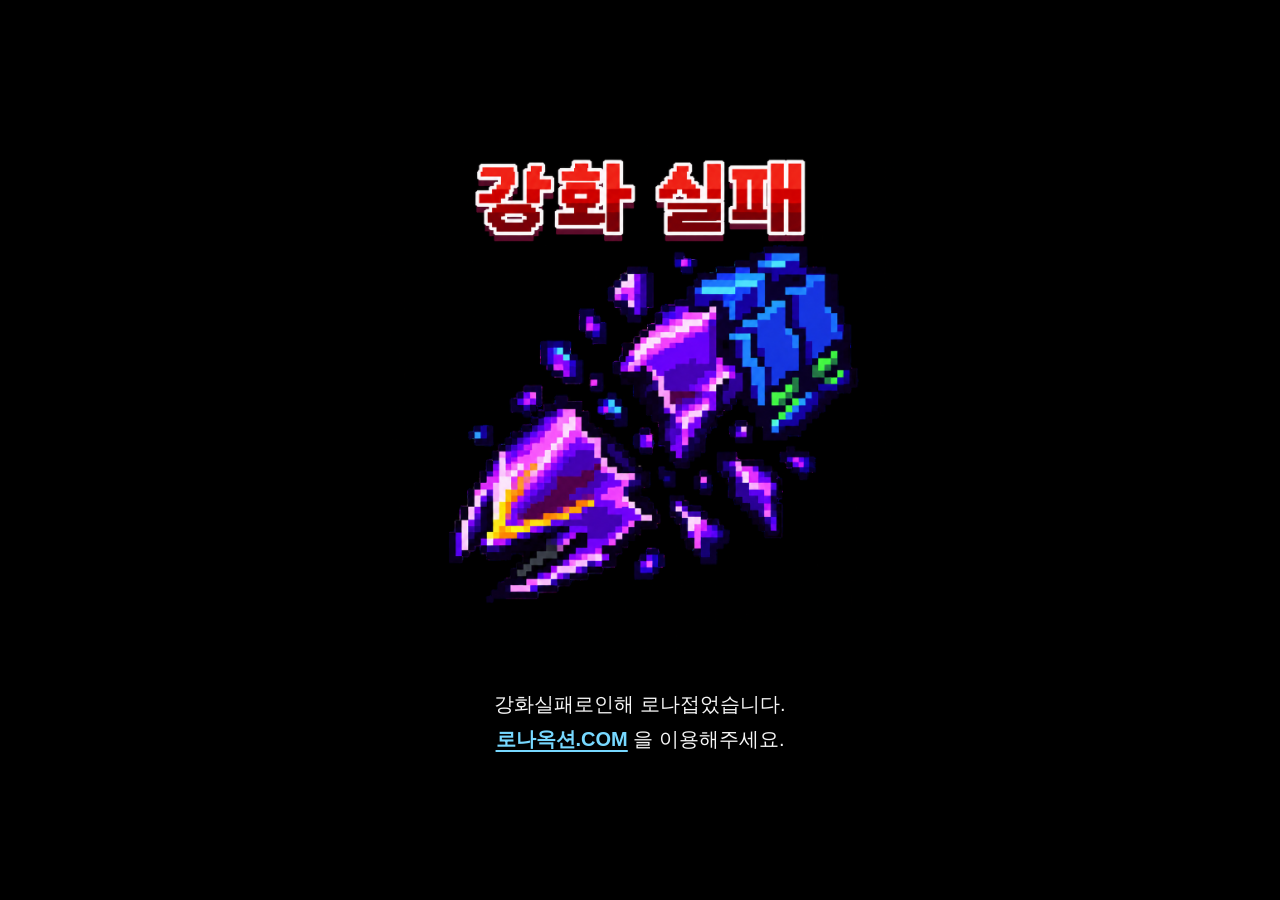
<file: index.html>
<!doctype html>
<html lang="ko">
  <head>
    <meta charset="UTF-8" />
    <meta name="viewport" content="width=device-width, initial-scale=1.0" />
    <meta name="theme-color" content="#000000" />
    <meta name="description" content="로나지지 서비스 종료 안내" />
    <title>RONA-GG</title>
    <link rel="icon" type="image/png" href="assets/time-shard.png" />
    <style>
      :root { color-scheme: dark; font-family: "Malgun Gothic", "Apple SD Gothic Neo", sans-serif; }
      * { box-sizing: border-box; }
      html, body { width: 100%; min-height: 100%; margin: 0; }
      body {
        min-height: 100svh;
        display: grid;
        place-items: center;
        overflow-x: hidden;
        background: #000;
        color: #f5f5f5;
      }
      main { width: min(92vw, 720px); padding: 32px 0; text-align: center; }
      .failed-image {
        display: block;
        width: min(72vw, 520px);
        height: auto;
        margin: 0 auto 24px;
        border: 0;
        background: transparent;
        cursor: default;
        user-select: none;
        -webkit-user-drag: none;
      }
      p {
        margin: 0;
        font-size: clamp(15px, 2.4vw, 20px);
        line-height: 1.75;
        word-break: keep-all;
      }
      a { color: #77d8ff; font-weight: 700; text-underline-offset: 4px; }
      a:hover, a:focus-visible { color: #b9ecff; }
      @media (max-width: 520px) {
        main { width: min(90vw, 420px); }
        .failed-image { width: min(88vw, 420px); margin-bottom: 18px; }
        p { font-size: 15px; }
      }
    </style>
  </head>
  <body>
    <main>
      <img
        id="failedImage"
        class="failed-image"
        src="assets/enhancement-failed.png"
        alt="강화 실패로 파손된 장비"
        draggable="false"
      />
      <p>
        강화실패로인해 로나접었습니다.<br />
        <a href="https://xn--910b70mg3hp6e.com/">로나옥션.COM</a> 을 이용해주세요.
      </p>
    </main>
    <script>
      (() => {
        const image = document.getElementById("failedImage");
        let clickCount = 0;
        let resetTimer;
        image.addEventListener("click", () => {
          clickCount += 1;
          window.clearTimeout(resetTimer);
          if (clickCount >= 3) {
            window.location.href = "auction.html";
            return;
          }
          resetTimer = window.setTimeout(() => { clickCount = 0; }, 1200);
        });
      })();
    </script>
  </body>
</html>
</file>
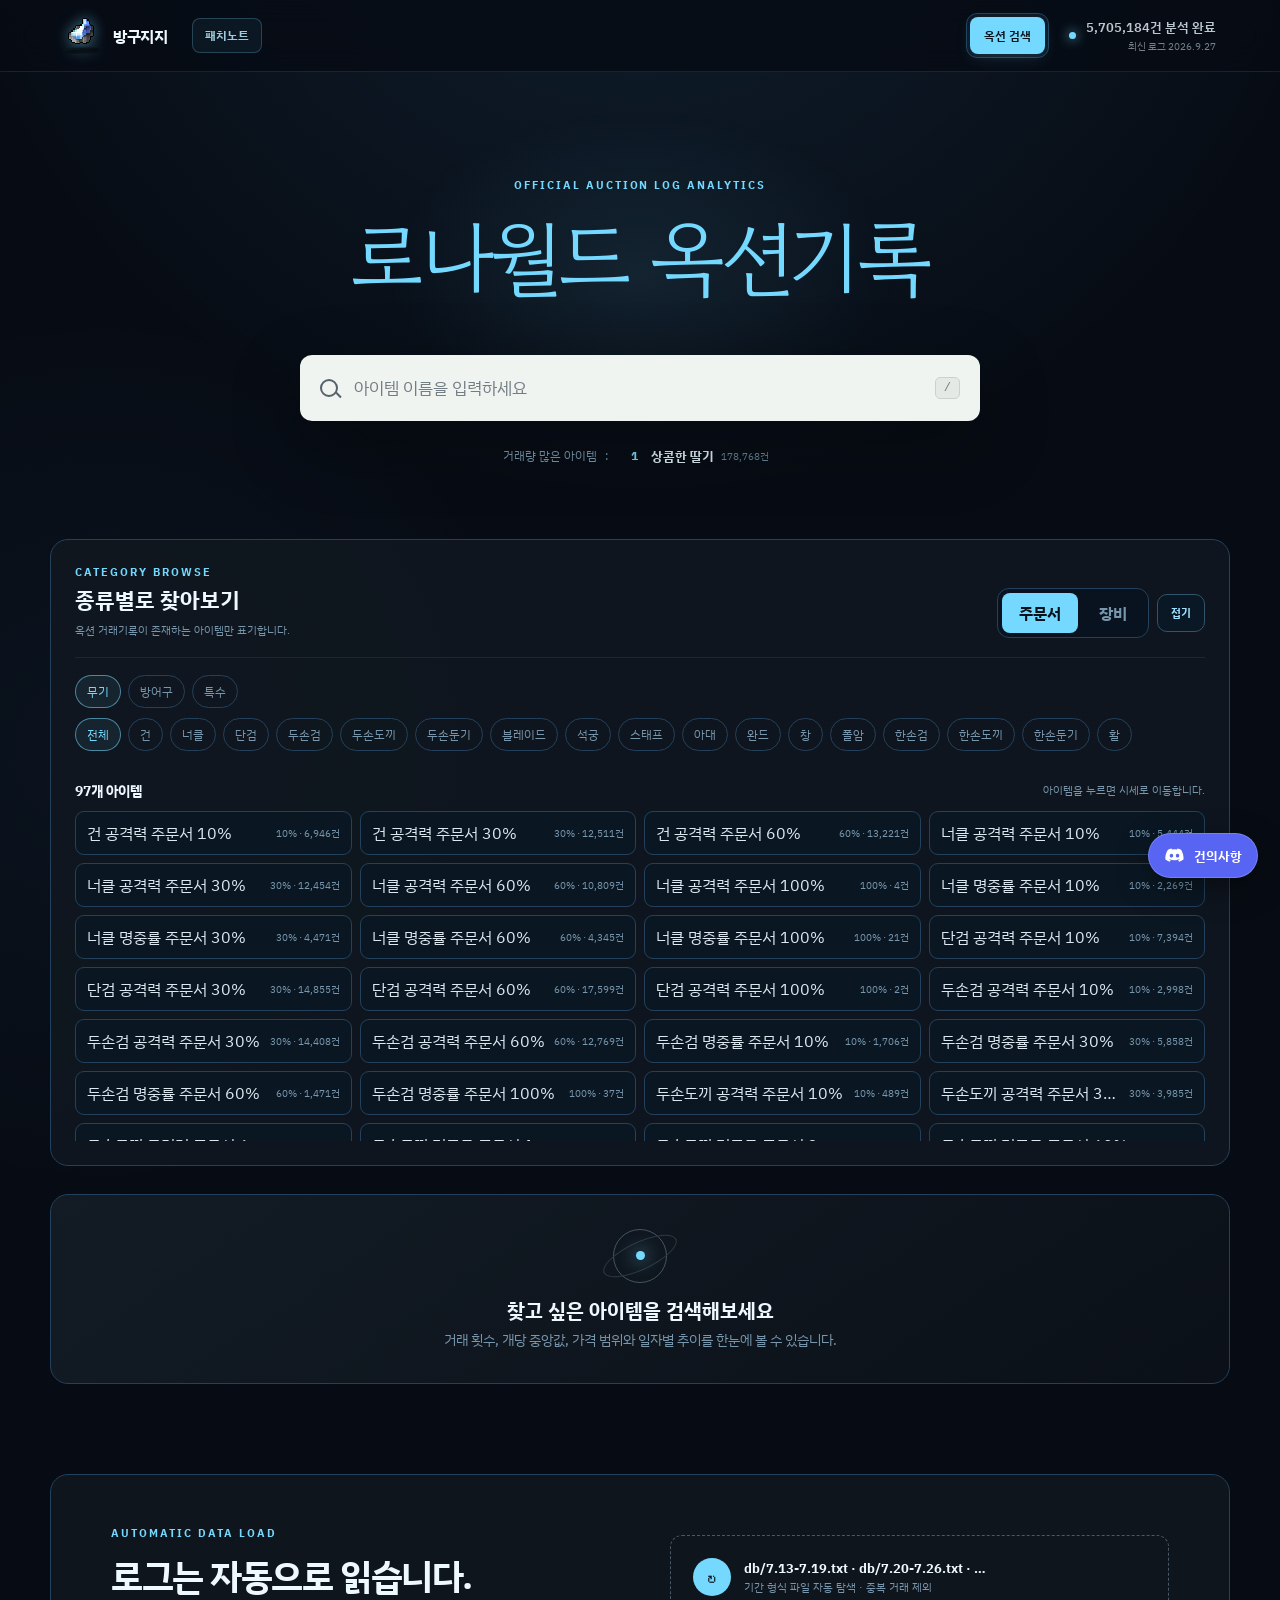
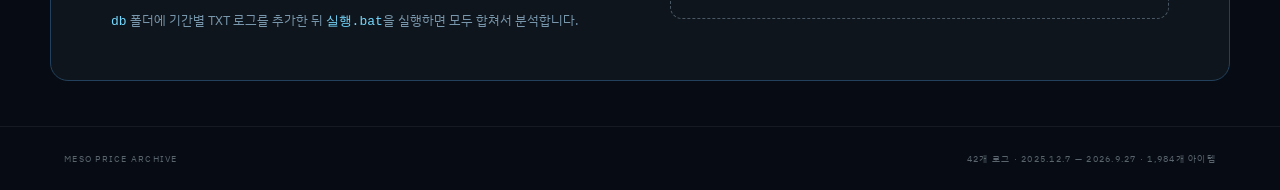
<file: auction.html>
﻿<!doctype html>
<html lang="ko">
  <head>
    <!-- Google tag (gtag.js) -->
    <script async src="https://www.googletagmanager.com/gtag/js?id=G-NYNKXT0ZE3"></script>
    <script>
      window.dataLayer = window.dataLayer || [];
      function gtag(){dataLayer.push(arguments);}
      gtag('js', new Date());
      gtag('config', 'G-NYNKXT0ZE3');
    </script>
    <meta charset="UTF-8" />
    <meta name="viewport" content="width=device-width, initial-scale=1.0" />
    <meta name="theme-color" content="#070c14" />
    <meta
      name="description"
      content="방구지지는 로나월드 공식 옥션 로그를 기반으로 아이템별 평균 시세, 거래량, 옵션별 거래 기록을 검색하는 로나월드 옥션 검색기입니다."
    />
    <title>방구지지 - 로나월드 옥션 시세 검색기</title>
    <link rel="canonical" href="https://rona-gg.com/" />
    <meta name="robots" content="index, follow" />
    <meta property="og:locale" content="ko_KR" />
    <meta property="og:type" content="website" />
    <meta property="og:site_name" content="방구지지" />
    <meta property="og:title" content="방구지지 - 로나월드 옥션 시세 검색기" />
    <meta property="og:description" content="로나월드 공식 옥션 로그 기반 아이템 시세·거래량·옵션별 거래 기록 검색" />
    <meta property="og:url" content="https://rona-gg.com/" />
    <meta property="og:image" content="https://rona-gg.com/assets/time-shard.png" />
    <meta name="twitter:card" content="summary" />
    <script type="application/ld+json">
      {"@context":"https://schema.org","@type":"WebSite","name":"방구지지","alternateName":"로나월드 옥션 검색기","url":"https://rona-gg.com/","description":"로나월드 공식 옥션 로그 기반 아이템 시세 및 거래 기록 검색기","inLanguage":"ko-KR"}
    </script>
    <link rel="icon" type="image/png" href="assets/time-shard.png" />
    <link rel="preconnect" href="https://fonts.googleapis.com" />
    <link rel="preconnect" href="https://fonts.gstatic.com" crossorigin />
    <link
      href="https://fonts.googleapis.com/css2?family=Gowun+Dodum&family=IBM+Plex+Sans+KR:wght@400;500;600;700&display=swap"
      rel="stylesheet"
    />
    <link rel="stylesheet" href="styles.css?v=20260828-2" />
    <link rel="stylesheet" href="mobile.css?v=20260828-5" />
  </head>
  <body>
    <header class="topbar">
      <a class="brand" href="./" aria-label="로나옥션검색기 홈">
        <span class="brand-mark"><img src="assets/time-shard.png" alt="시간조각" /></span>
        <span>방구지지</span>
      </a>
      <button class="mobile-menu-button" type="button" aria-label="메뉴 열기" aria-controls="mobileDrawer" aria-expanded="false">
        <span></span><span></span><span></span>
      </button>
      <a class="patch-link" href="patchnotes.html">패치노트</a>
      <div class="header-actions">
        <nav class="site-tabs" aria-label="주요 메뉴">
          <a class="header-link active" href="./" aria-current="page">옥션 검색</a>
          <a class="header-link featured" href="exp.html">경험치 계산</a>
          <a class="header-link featured" href="job.html">전직 관련</a>
          <a class="header-link featured" href="guide.html">1~43 육성</a>
          <a class="header-link featured" href="magic.html">마력표</a>
        </nav>
        <div class="data-status">
          <span class="status-dot"></span>
          <span class="status-copy">
            <strong id="headerStatus">데이터 준비 중</strong>
            <small id="headerLatest">최신 로그 확인 중</small>
          </span>
        </div>
      </div>
    </header>

    <div id="mobileMenuBackdrop" class="mobile-menu-backdrop" hidden></div>
    <aside id="mobileDrawer" class="mobile-drawer" aria-label="모바일 메뉴" aria-hidden="true">
      <div class="mobile-drawer-head">
        <a class="brand" href="./"><span class="brand-mark"><img src="assets/time-shard.png" alt="" /></span><span>방구지지</span></a>
        <button class="mobile-menu-close" type="button" aria-label="메뉴 닫기">×</button>
      </div>
      <nav class="mobile-drawer-nav" aria-label="주요 메뉴">
        <a class="active" href="./">옥션 검색</a>
        <a href="exp.html">경험치 계산</a>
        <a href="job.html">전직 관련</a>
        <a href="guide.html">1~43 육성</a>
        <a href="magic.html">마력표</a>
        <a href="patchnotes.html">패치노트</a>
      </nav>
    </aside>

    <main>
      <section class="hero">
        <p class="eyebrow">OFFICIAL AUCTION LOG ANALYTICS</p>
        <h1><em class="desktop-hero-title">로나월드 옥션기록</em><em class="mobile-hero-title">로나월드<br />옥션기록</em></h1>
        <div class="mobile-data-status" aria-live="polite">
          <span id="mobileHeaderStatus">데이터 준비 중</span>
          <i aria-hidden="true"></i>
          <span id="mobileHeaderLatest">최신 로그 확인 중</span>
        </div>
        <div class="search-shell">
          <label class="sr-only" for="searchInput">아이템 이름 검색</label>
          <span class="search-icon" aria-hidden="true"></span>
          <input
            id="searchInput"
            type="search"
            autocomplete="off"
            placeholder="아이템 이름을 입력하세요"
            disabled
          />
          <kbd>/</kbd>
          <div id="suggestions" class="suggestions" hidden></div>
        </div>

        <div id="popular" class="popular"></div>
      </section>

      <section id="catalogPanel" class="catalog-panel" hidden>
        <div class="catalog-heading">
          <div>
            <p class="eyebrow">CATEGORY BROWSE</p>
            <h2>종류별로 찾아보기</h2>
            <p class="catalog-source">옥션 거래기록이 존재하는 아이템만 표기합니다.</p>
          </div>
          <div class="catalog-heading-actions">
            <div class="catalog-tabs" role="tablist" aria-label="아이템 종류">
              <button type="button" class="active" data-catalog-mode="scroll" role="tab" aria-selected="true">주문서</button>
              <button type="button" data-catalog-mode="equipment" role="tab" aria-selected="false">장비</button>
            </div>
            <button id="catalogToggle" class="catalog-toggle" type="button" aria-expanded="true" aria-controls="catalogBody">접기</button>
          </div>
        </div>
        <div id="catalogBody">
          <div id="catalogPrimary" class="catalog-filters" aria-label="대분류"></div>
          <div id="catalogSecondary" class="catalog-filters catalog-secondary" aria-label="소분류"></div>
          <div id="catalogLevels" class="catalog-filters catalog-levels" aria-label="레벨 구간" hidden></div>
          <div class="catalog-result-heading">
            <strong id="catalogSummary"></strong>
            <span>아이템을 누르면 시세로 이동합니다.</span>
          </div>
          <div id="catalogItems" class="catalog-items"></div>
        </div>
      </section>

      <section id="emptyState" class="empty-panel">
        <div class="empty-orbit"><span></span></div>
        <h2>찾고 싶은 아이템을 검색해보세요</h2>
        <p>거래 횟수, 개당 중앙값, 가격 범위와 일자별 추이를 한눈에 볼 수 있습니다.</p>
      </section>

      <section id="result" class="result" hidden>
        <div id="resultStickySentinel" class="result-sticky-sentinel" aria-hidden="true"></div>
        <div class="result-heading">
          <div class="result-identity">
            <div id="itemIconWrap" class="item-icon-wrap" hidden>
              <img id="itemIcon" alt="" width="64" height="64" />
            </div>
            <div>
              <p class="eyebrow">SEARCH RESULT</p>
              <div class="result-title-row">
                <h2 id="itemName"></h2>
                <div id="itemInfo" class="item-info" hidden>
                  <button id="itemInfoButton" class="item-info-button" type="button" aria-expanded="false" aria-describedby="itemInfoTooltip">
                    정보 <span aria-hidden="true">ⓘ</span>
                  </button>
                  <article id="itemInfoTooltip" class="item-info-tooltip" role="tooltip"></article>
                </div>
              </div>
            </div>
          </div>
          <div class="sticky-search" role="search">
            <span class="search-icon" aria-hidden="true"></span>
            <input id="stickySearchInput" type="search" autocomplete="off" placeholder="다른 아이템 검색" aria-label="다른 아이템 검색" />
            <div id="stickySuggestions" class="sticky-suggestions" hidden></div>
          </div>
          <button id="copyButton" class="ghost-button" type="button">링크 복사</button>
        </div>

        <div class="stats-grid">
          <article class="stat-card featured">
            <span>최근 1주일 평균가</span>
            <div class="stat-value-row">
              <strong id="medianPrice">—</strong>
              <small id="weeklyComparison" class="comparison-badge" hidden></small>
            </div>
            <small>최근 7일 총 거래금액 ÷ 총수량<br />실제 수량을 반영한 개당 평균가</small>
          </article>
          <article class="stat-card">
            <span>전체 기간 평균가</span>
            <strong id="averagePrice">—</strong>
            <small id="averagePeriod">전체 로그 기간</small>
          </article>
          <article class="stat-card">
            <span>최저 — 최고</span>
            <strong id="priceRange">—</strong>
            <small>메소</small>
          </article>
          <article class="stat-card">
            <span>거래 기록</span>
            <strong id="tradeCount">—</strong>
            <small id="quantityTotal">—</small>
          </article>
          <article class="stat-card">
            <span>일평균 거래건수</span>
            <strong id="dailyAverage">—</strong>
            <small>최근 7일 기준</small>
          </article>
        </div>

        <article id="optionPanel" class="panel option-panel" hidden>
          <div class="panel-heading">
            <div>
              <h3>장비 옵션 필터</h3>
              <p>합마력·합공격력은 정확히 일치하거나 입력값 이상인 거래만 볼 수 있습니다.</p>
            </div>
            <button id="resetFilters" class="text-button" type="button">필터 초기화</button>
          </div>
          <div id="optionFilters" class="option-filters"></div>
          <p id="filterSummary" class="filter-summary"></p>
        </article>

        <div class="content-grid">
          <article id="chartPanel" class="panel chart-panel">
            <div class="panel-heading">
              <div>
                <h3>일자별 시세</h3>
                <div class="chart-legend">
                  <span class="price-legend">개당 중앙값</span>
                  <span class="count-legend">거래건수</span>
                </div>
              </div>
              <button id="chartToggle" class="text-button chart-toggle" type="button" aria-expanded="true" aria-controls="chartContent">접기</button>
            </div>
            <div id="chartContent" class="chart-content">
              <div class="chart-unit-label">가격 · 거래건수</div>
              <div class="chart-wrap">
                <canvas id="priceChart" aria-label="일자별 가격 추이 차트"></canvas>
                <div id="chartTooltip" class="chart-tooltip" hidden></div>
              </div>
            </div>
          </article>

          <article class="panel distribution-panel">
            <div class="panel-heading">
              <div>
                <h3>가격 분포</h3>
                <p>개당가 구간별 거래 수</p>
              </div>
            </div>
            <div id="distribution" class="distribution"></div>
          </article>
        </div>

        <article class="panel trades-panel">
          <div class="panel-heading">
            <div>
              <h3>최근 거래</h3>
              <p id="tradesCaption">최신 기록 50건</p>
            </div>
            <div class="trade-controls">
              <label class="sort-control">
                <span class="sr-only">거래내역 정렬</span>
                <select id="sortSelect" aria-label="거래내역 정렬">
                  <option value="newest">최신순</option>
                  <option value="oldest">오래된순</option>
                  <option value="price-high">가격 높은순</option>
                  <option value="price-low">가격 낮은순</option>
                </select>
              </label>
              <button id="unitToggle" class="unit-toggle" type="button" aria-pressed="false">한글 단위 OFF</button>
            </div>
          </div>
          <div class="table-wrap">
            <table>
              <thead>
                <tr><th>거래 시각</th><th>옵션</th><th>수량</th><th>총액</th><th>개당가</th></tr>
              </thead>
              <tbody id="tradeRows"></tbody>
            </table>
          </div>
          <nav id="tradePagination" class="trade-pagination" aria-label="거래내역 페이지" hidden></nav>
        </article>
      </section>

      <section class="upload-section">
        <div>
          <p class="eyebrow">AUTOMATIC DATA LOAD</p>
          <h2>로그는 자동으로 읽습니다.</h2>
          <p><code>db</code> 폴더에 기간별 TXT 로그를 추가한 뒤 <code>실행.bat</code>을 실행하면 모두 합쳐서 분석합니다.</p>
        </div>
        <div class="drop-zone static-log">
          <span class="upload-arrow">↻</span>
          <strong>db/7.13-7.19.txt · db/7.20-7.26.txt · …</strong>
          <small>기간 형식 파일 자동 탐색 · 중복 거래 제외</small>
        </div>
      </section>
    </main>

    <footer>
      <span>MESO PRICE ARCHIVE</span>
      <span id="footerMeta">공식 배포 로그 기반</span>
    </footer>

    <a class="discord-feedback" href="https://discord.com/users/681501120212107319" target="_blank" rel="noopener noreferrer" aria-label="디스코드로 건의사항 보내기">
      <svg viewBox="0 0 24 24" aria-hidden="true">
        <path d="M19.5 5.34A16.3 16.3 0 0 0 15.44 4l-.5 1.02a15.1 15.1 0 0 0-5.86 0L8.56 4A16.4 16.4 0 0 0 4.5 5.35C1.94 9.2 1.25 12.95 1.6 16.65a16.5 16.5 0 0 0 4.98 2.52l1.2-1.65a10.6 10.6 0 0 1-1.88-.9l.46-.36c3.63 1.68 7.56 1.68 11.15 0l.47.36c-.6.36-1.23.66-1.88.9l1.2 1.65a16.4 16.4 0 0 0 4.98-2.52c.42-4.29-.73-8-2.78-11.31ZM8.52 14.4c-1.09 0-1.98-1-1.98-2.22 0-1.23.87-2.23 1.98-2.23 1.12 0 2 1.01 1.98 2.23 0 1.22-.88 2.22-1.98 2.22Zm6.96 0c-1.09 0-1.98-1-1.98-2.22 0-1.23.87-2.23 1.98-2.23 1.12 0 2 1.01 1.98 2.23 0 1.22-.86 2.22-1.98 2.22Z"/>
      </svg>
      <span>건의사항</span>
    </a>

    <div id="toast" class="toast" role="status" aria-live="polite"></div>
    <script src="desktop-nav.js?v=20260828-1"></script>
    <script src="app.js?v=20260828-6"></script>
  </body>
</html>
</file>
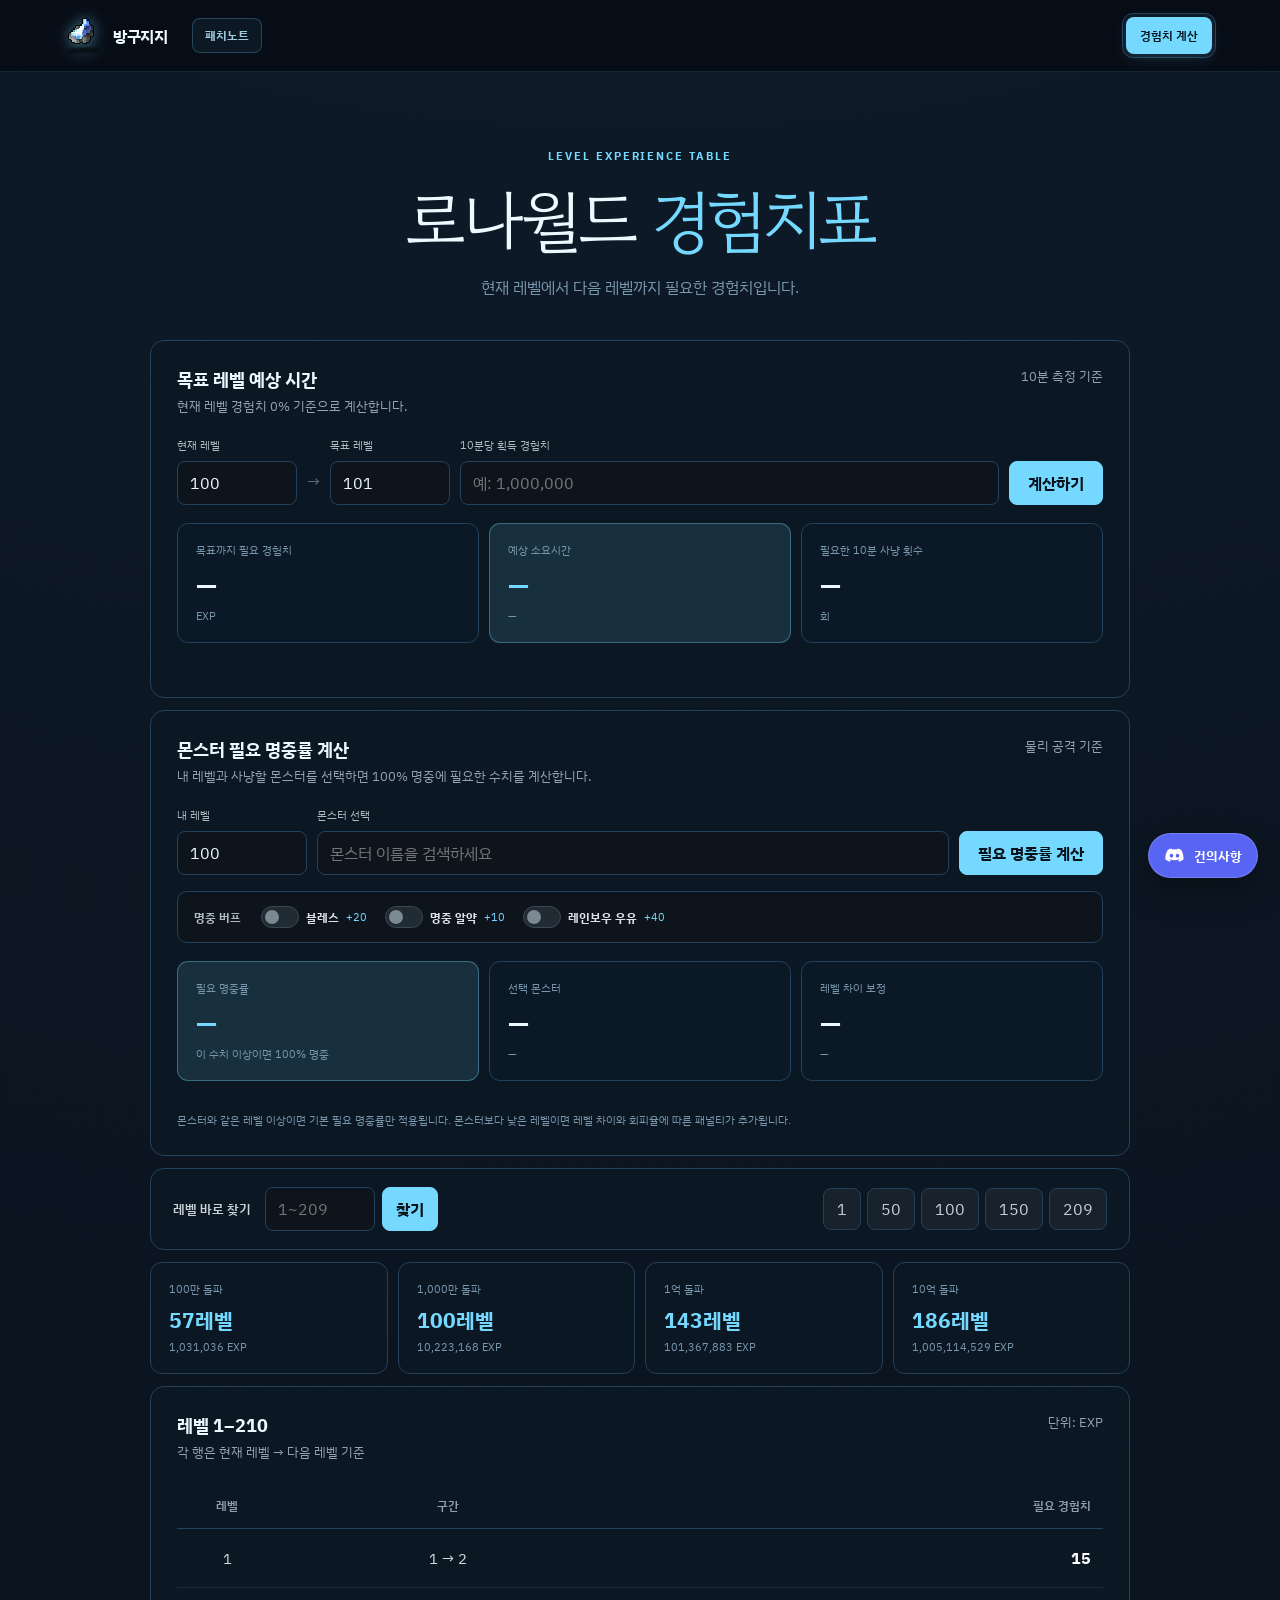
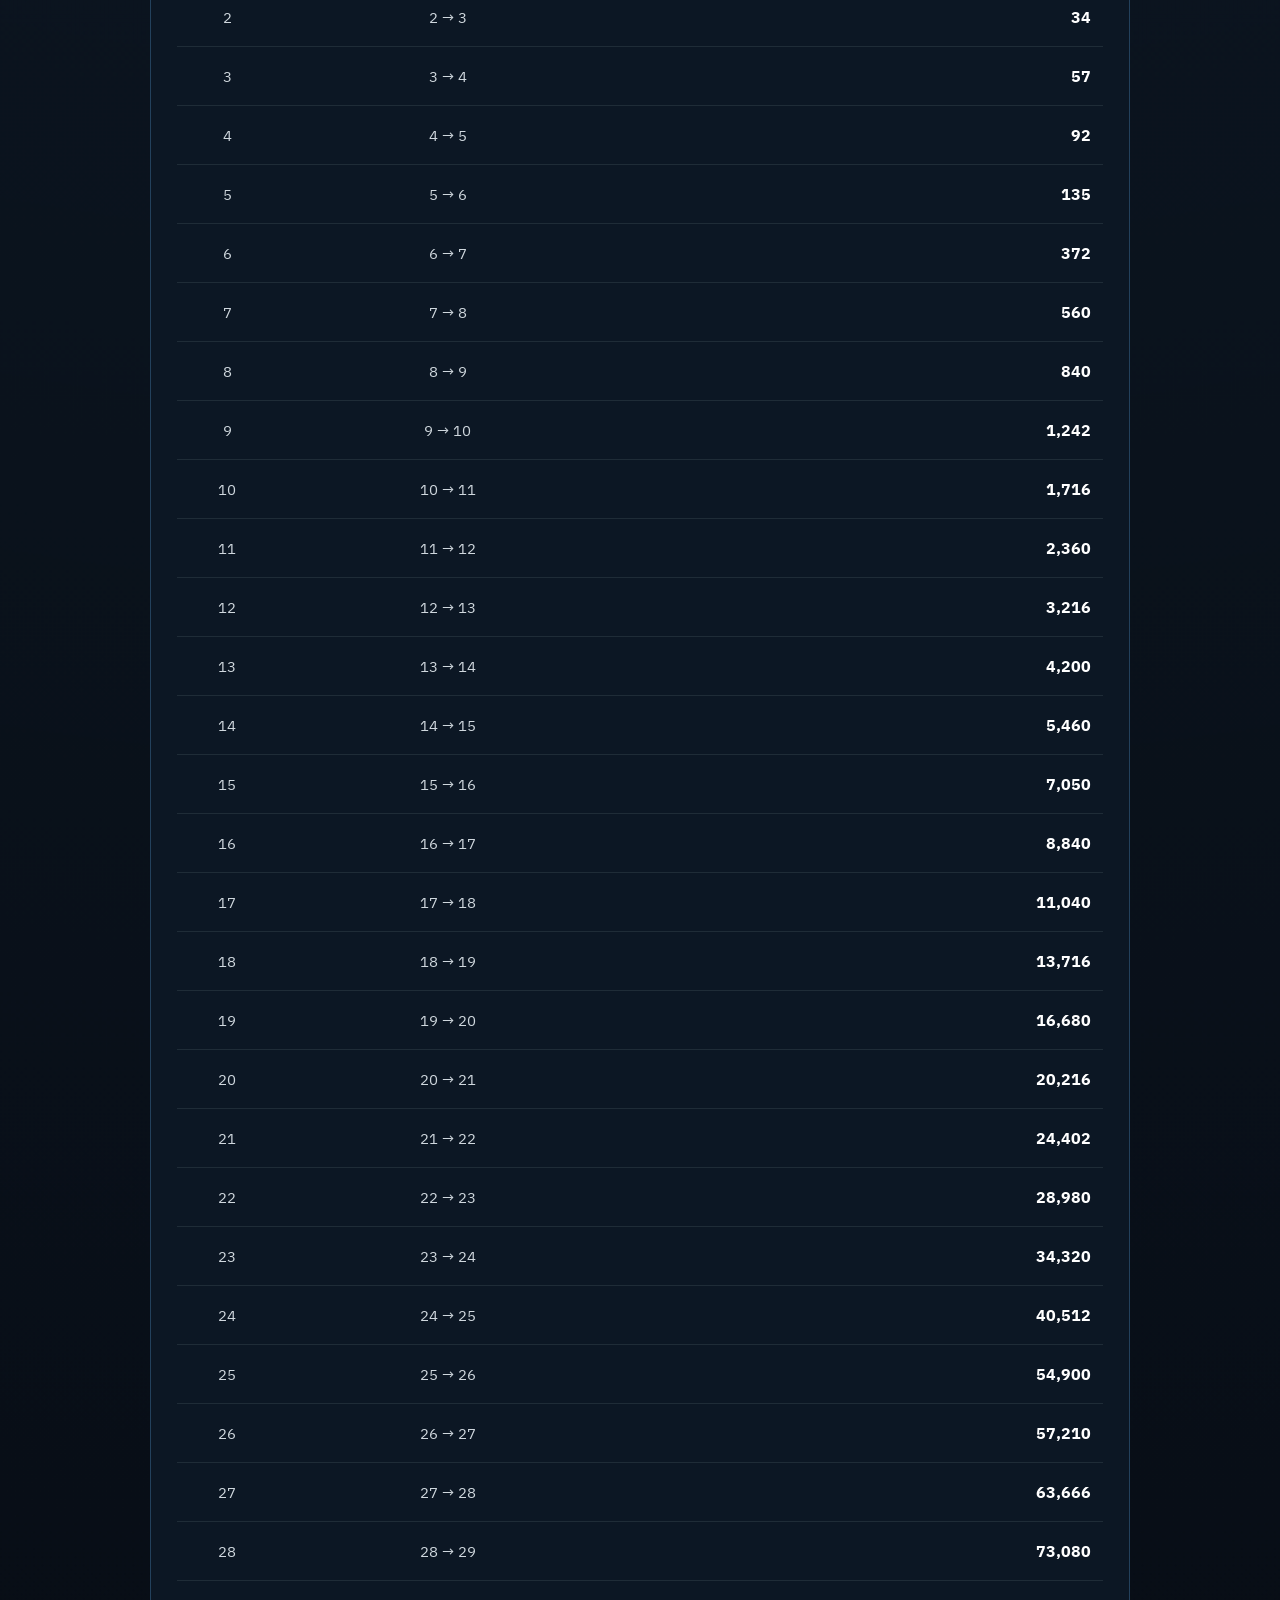
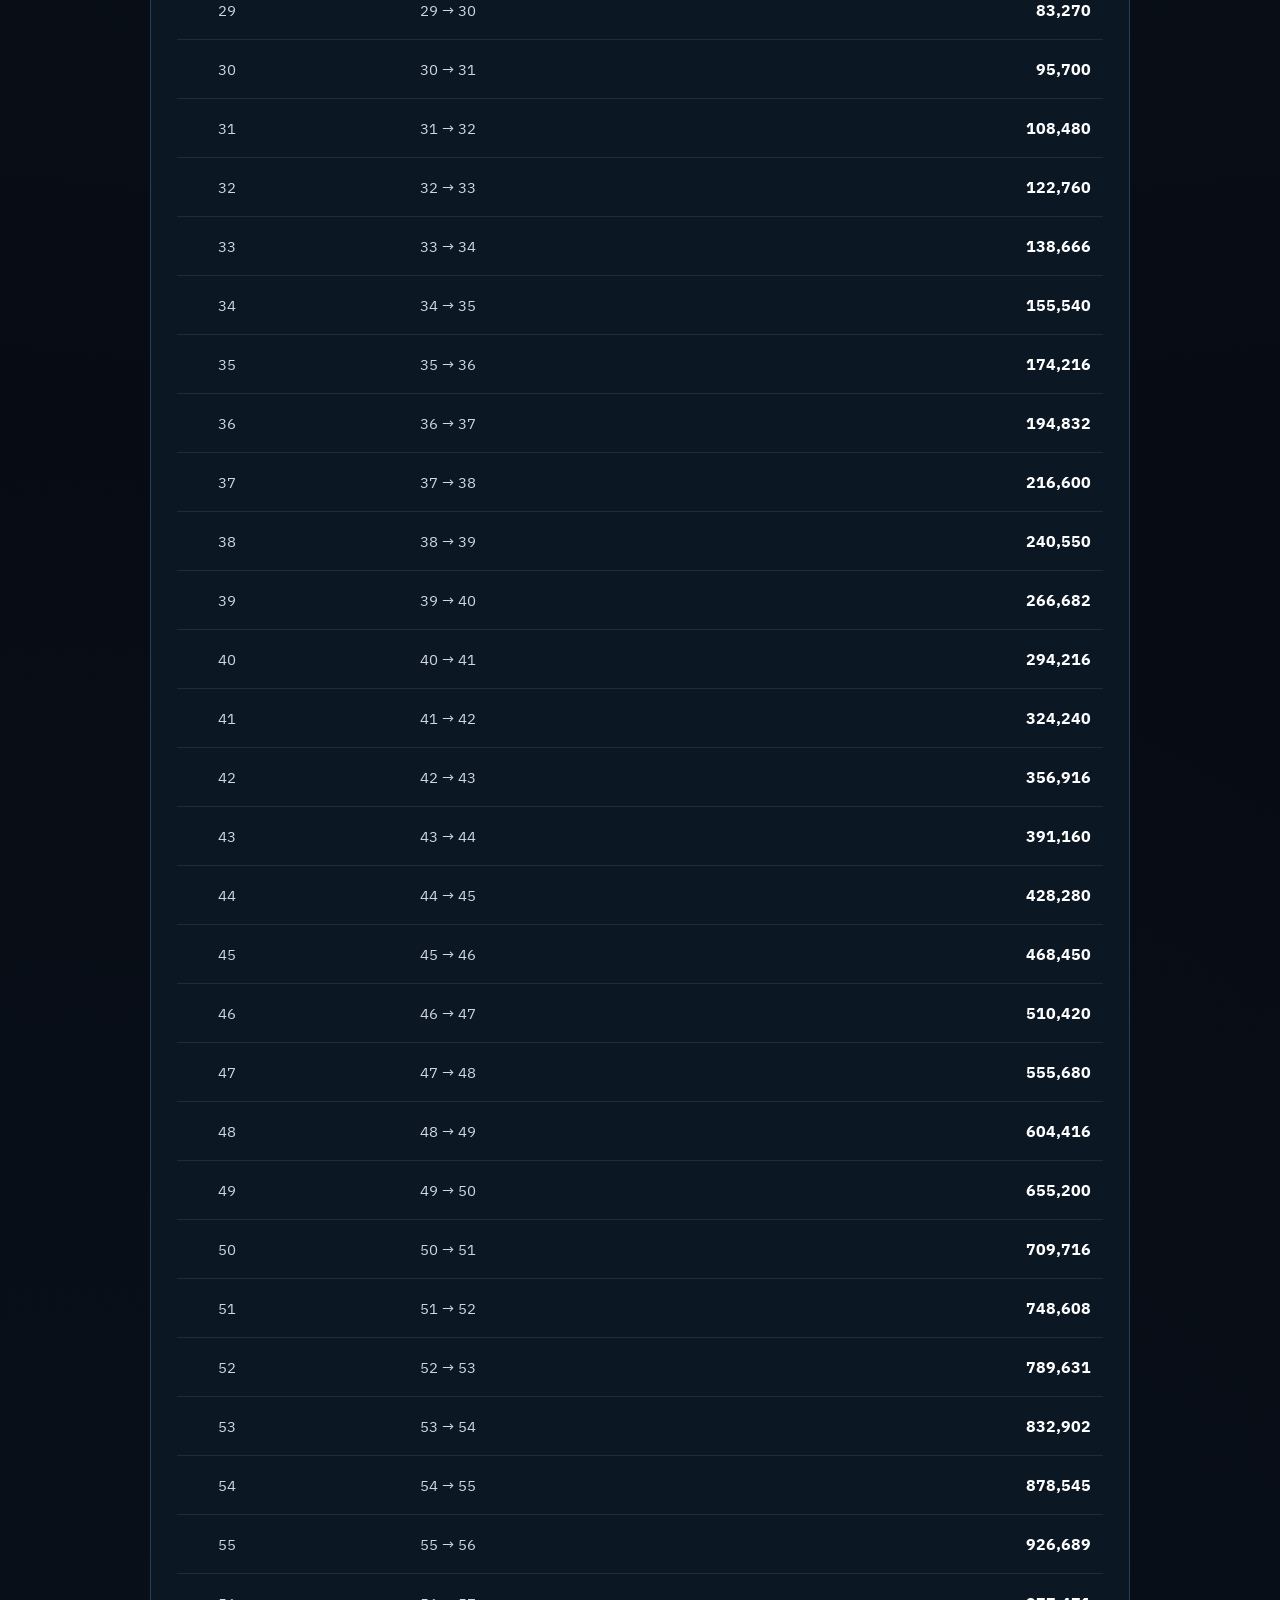
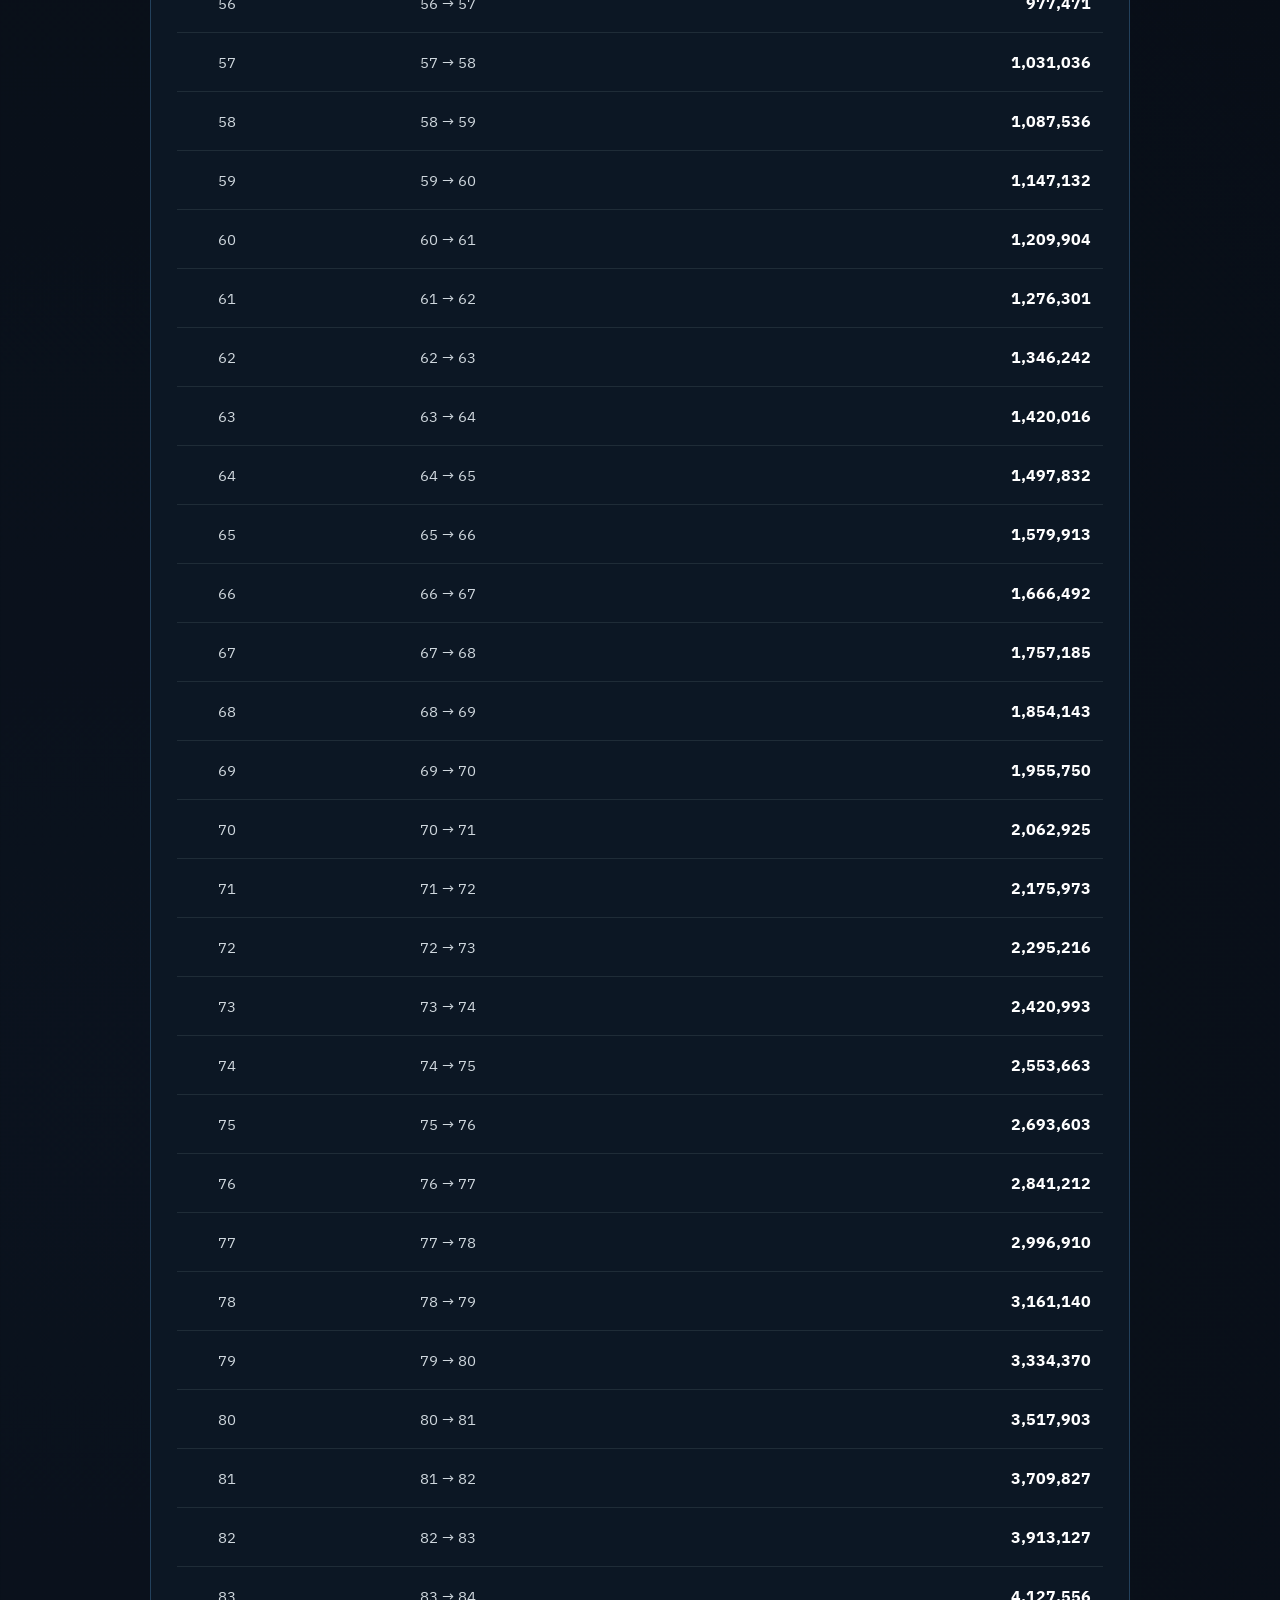
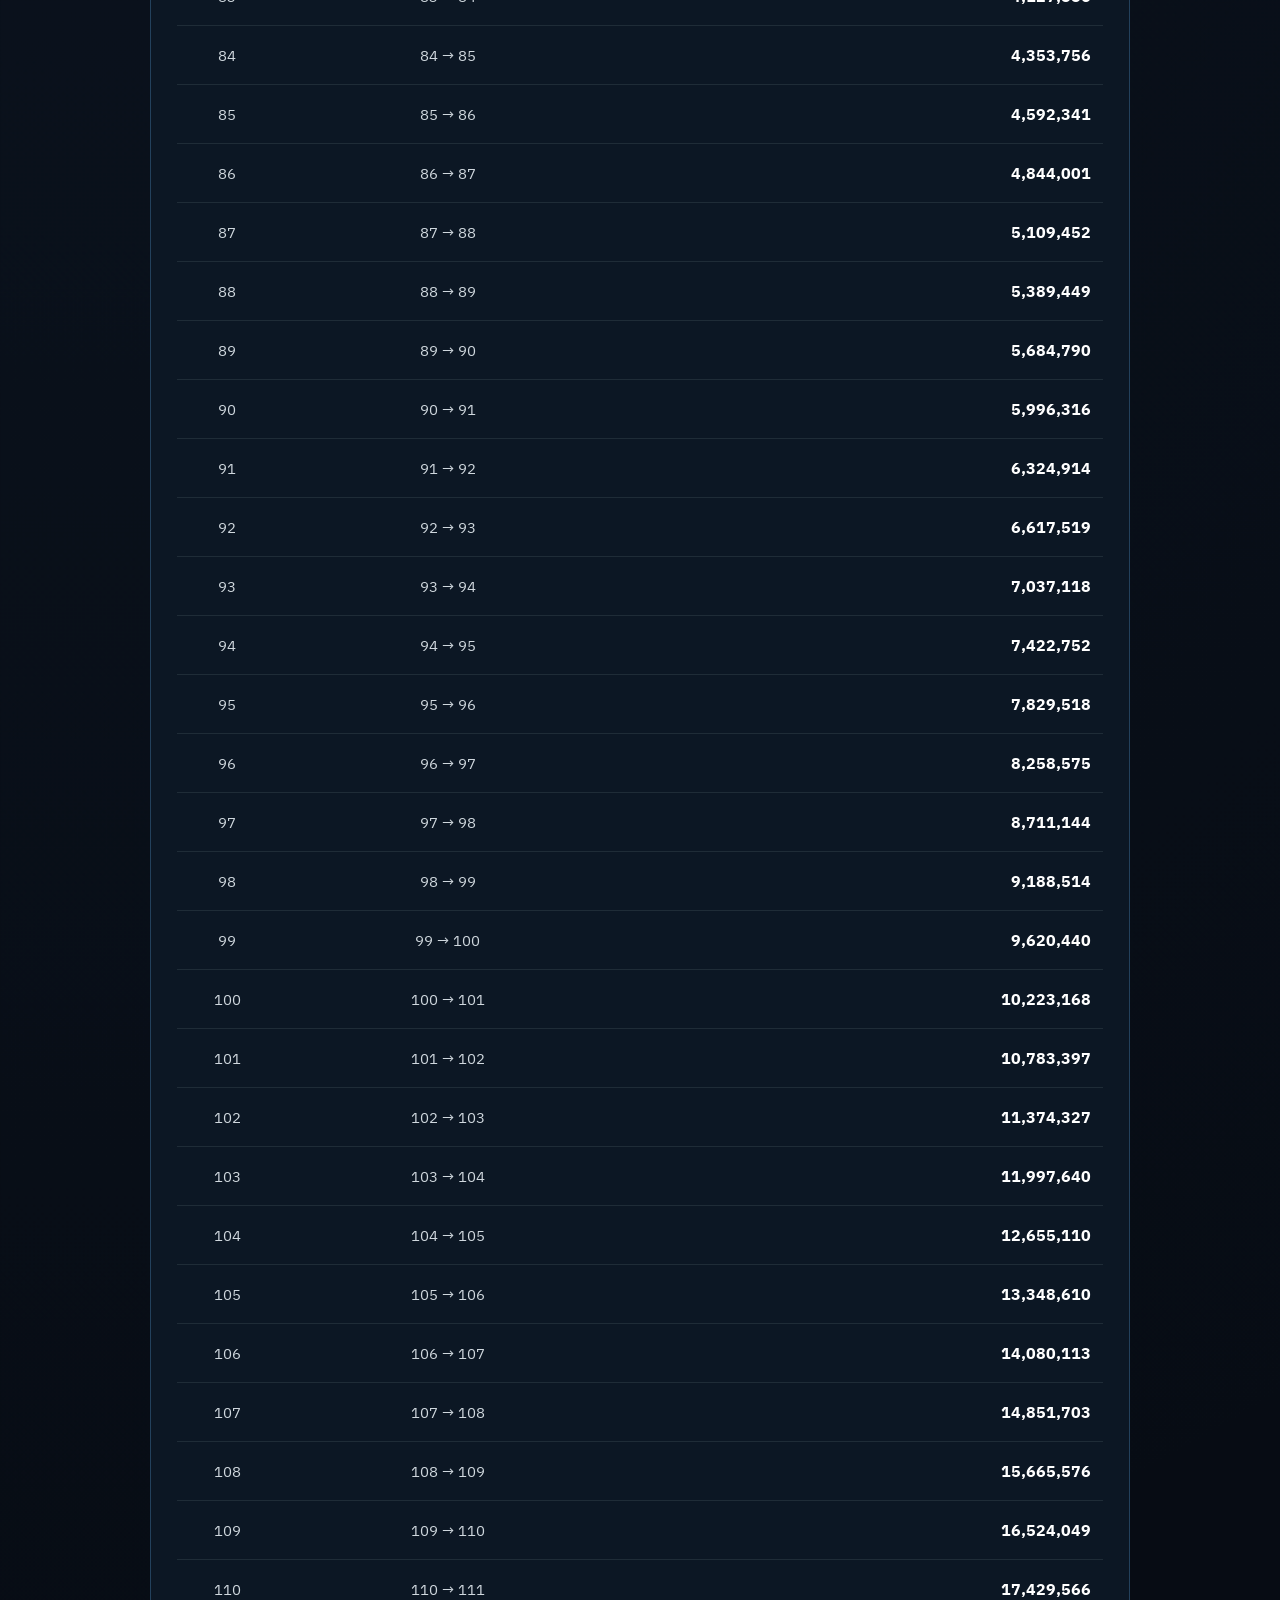
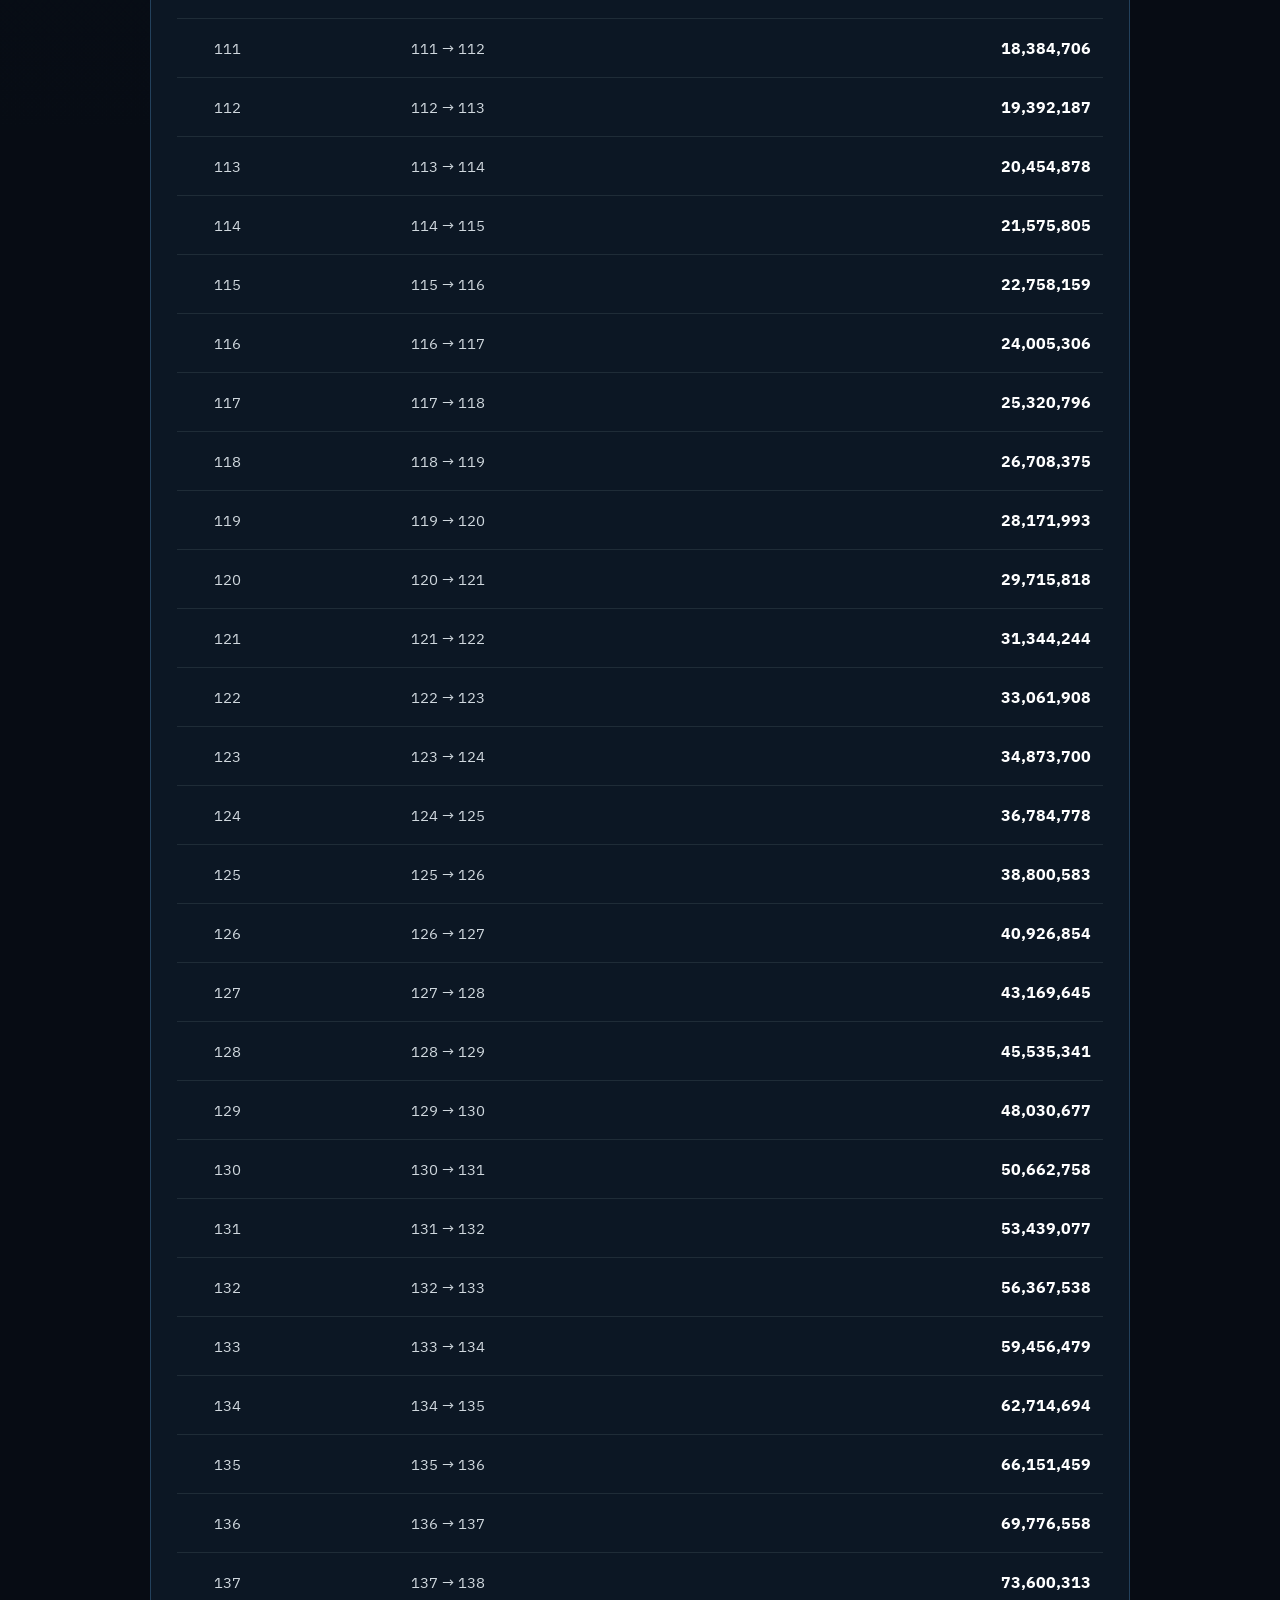
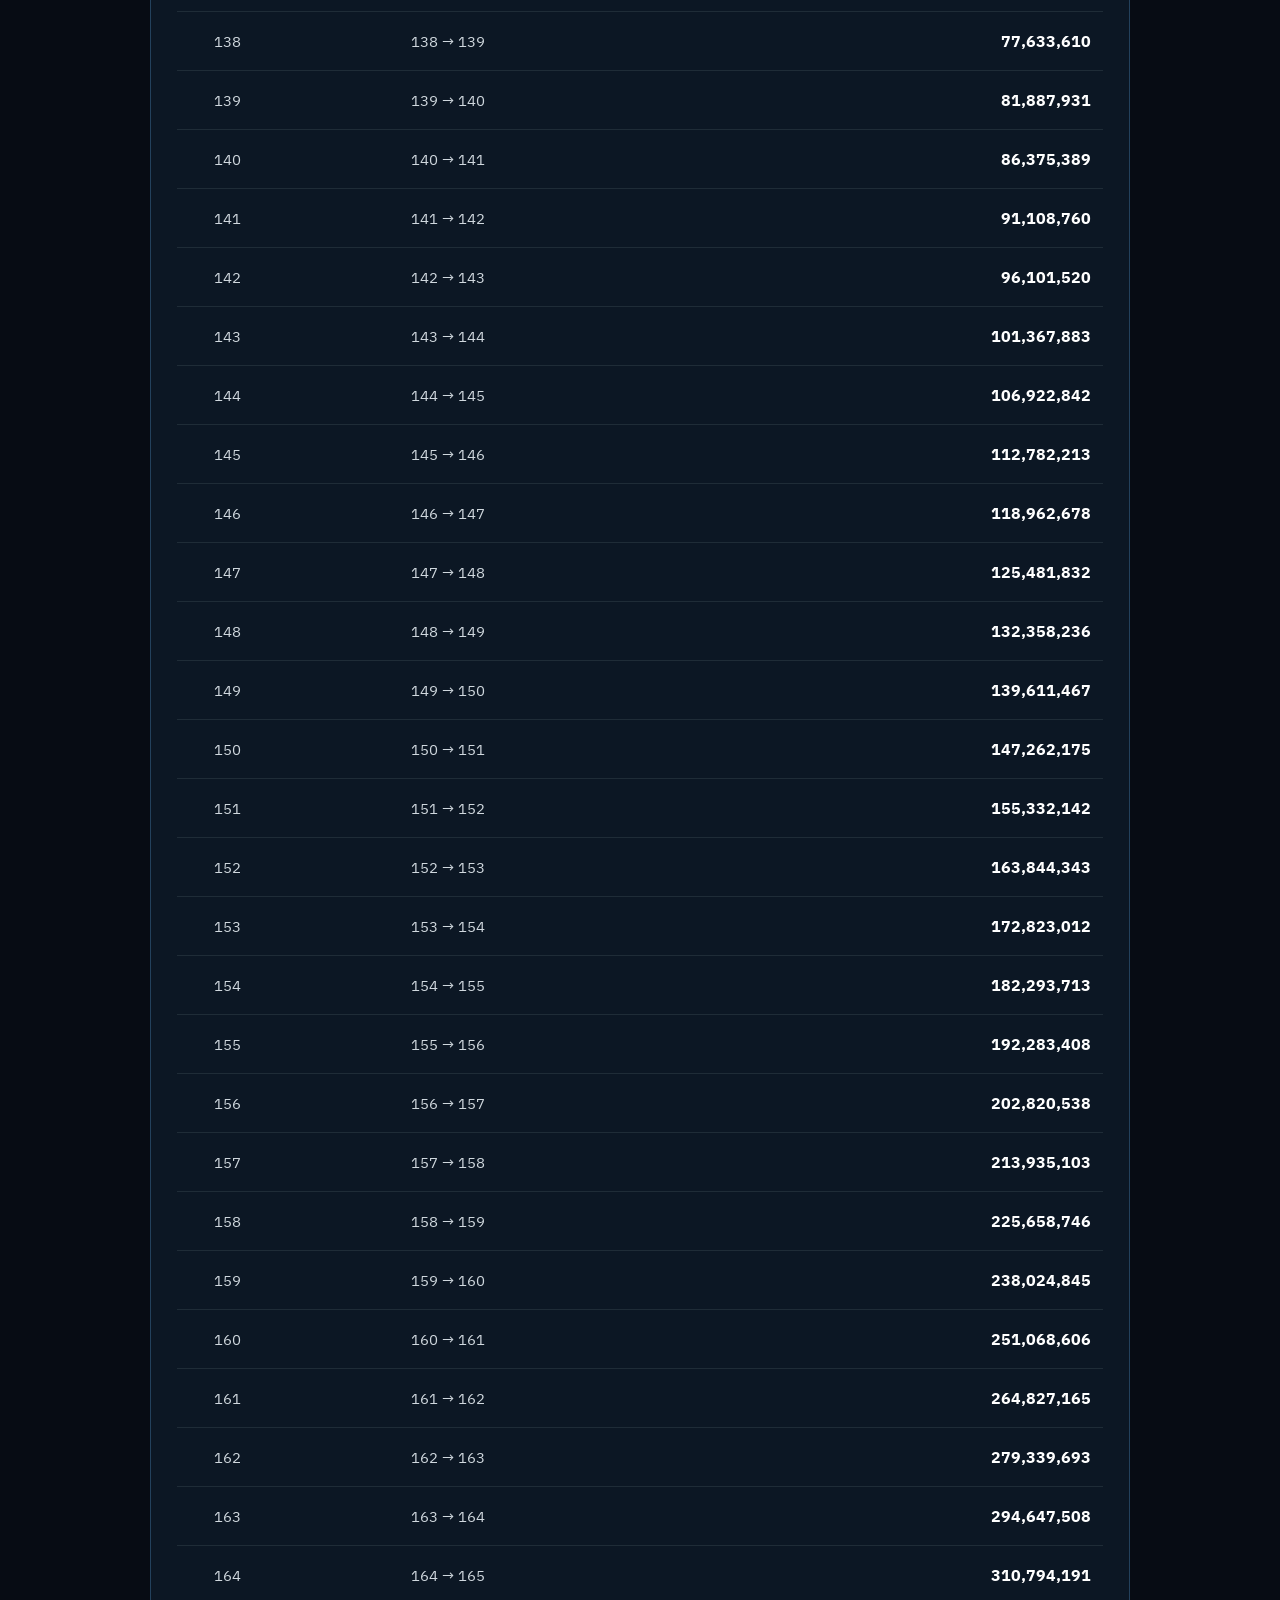
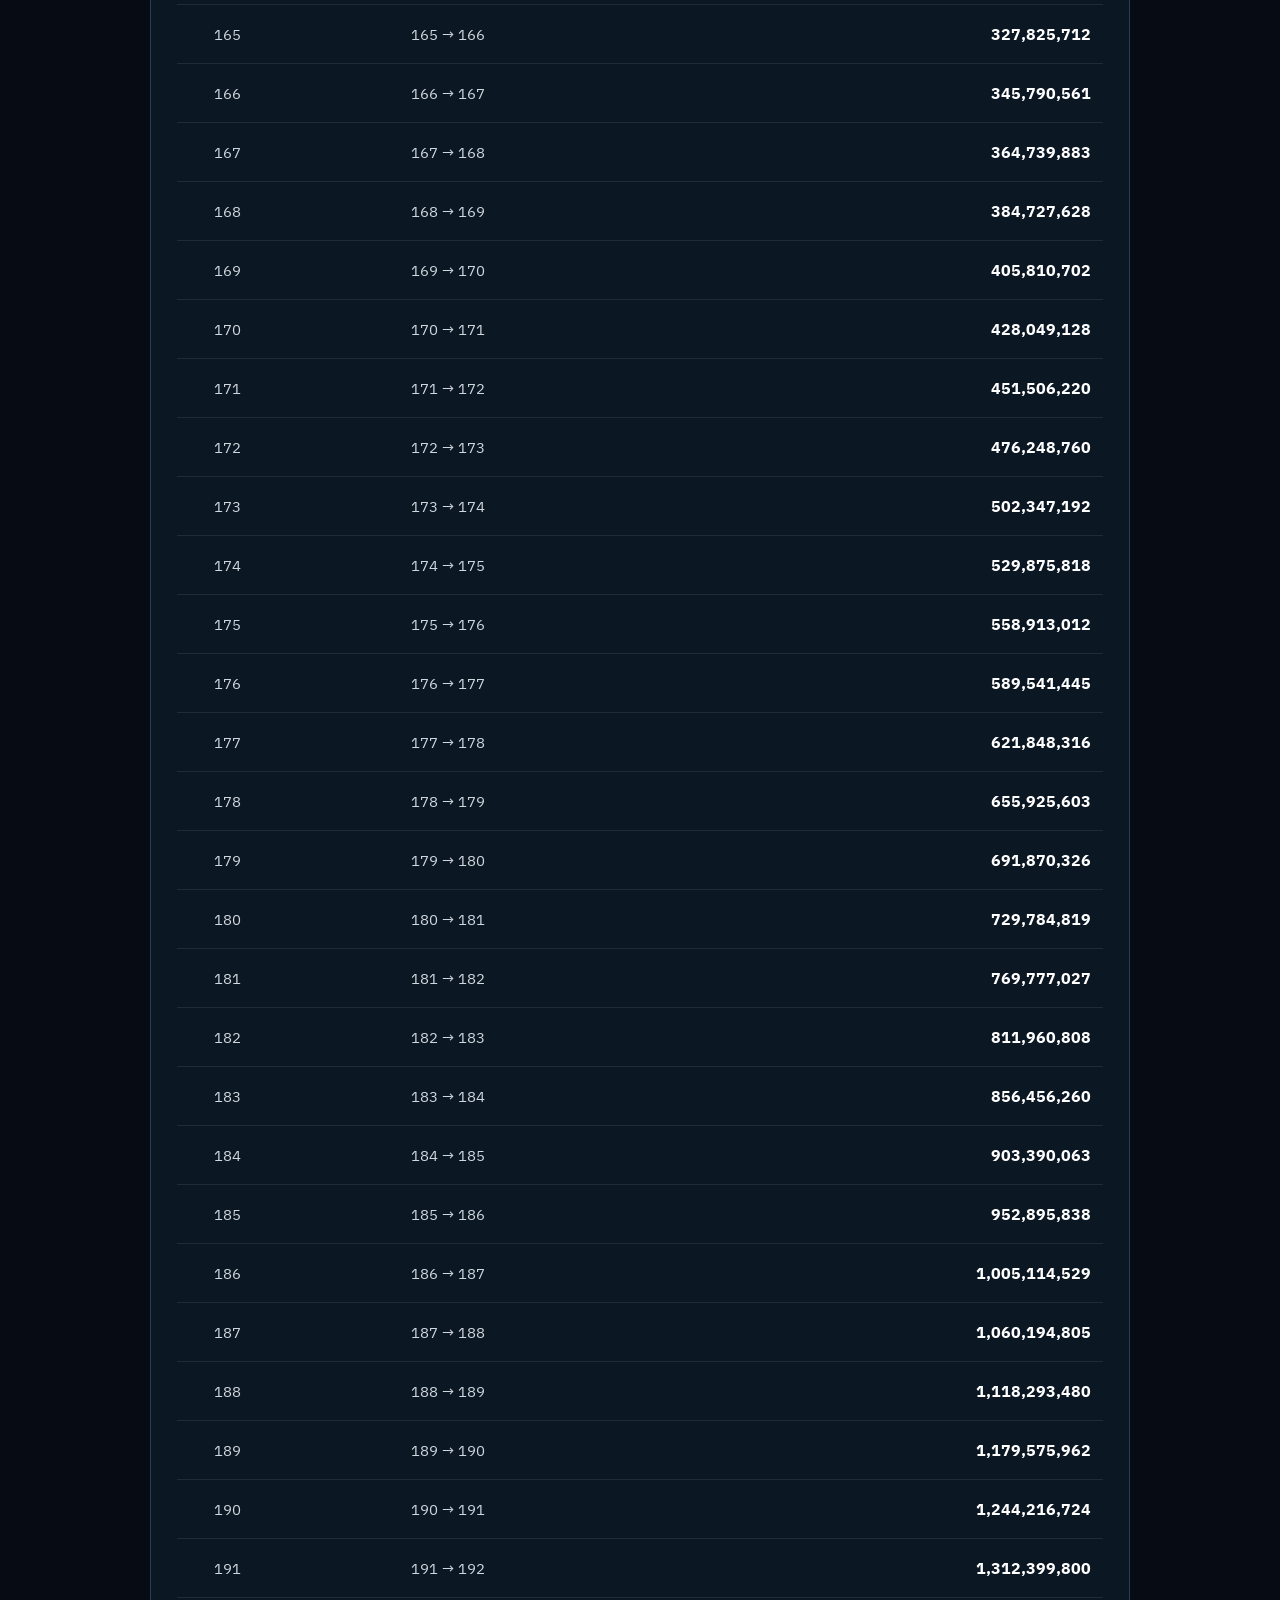
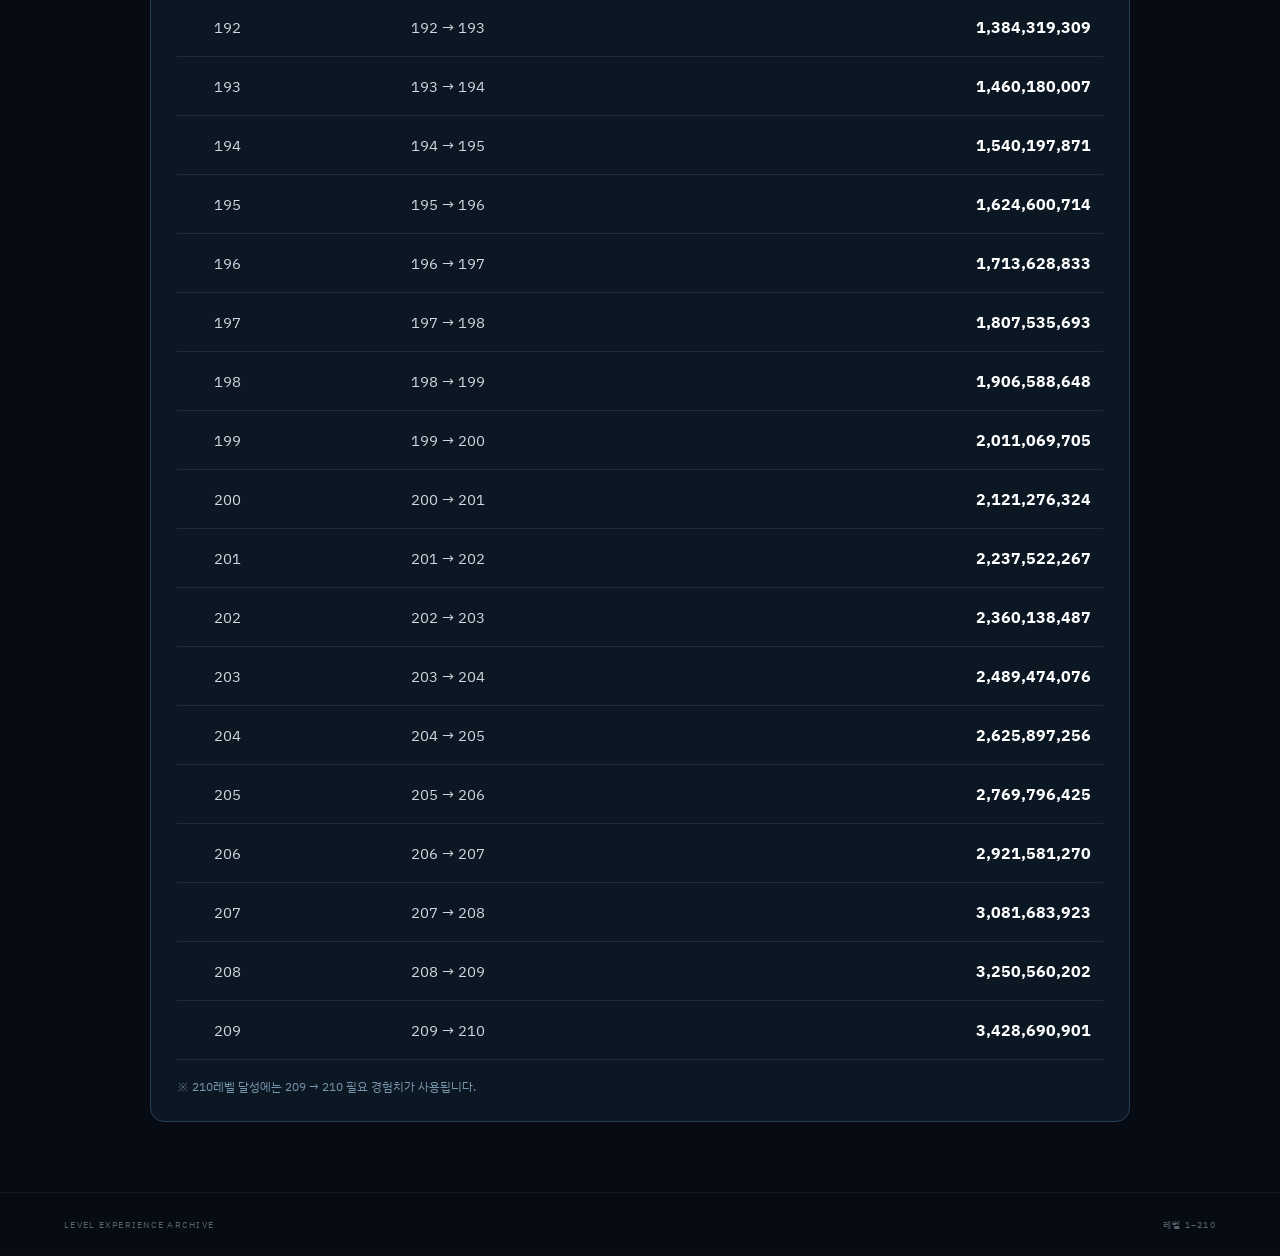
<file: exp.html>
﻿<!doctype html>
<html lang="ko">
  <head>
    <!-- Google tag (gtag.js) -->
    <script async src="https://www.googletagmanager.com/gtag/js?id=G-NYNKXT0ZE3"></script>
    <script>
      window.dataLayer = window.dataLayer || [];
      function gtag(){dataLayer.push(arguments);}
      gtag('js', new Date());
      gtag('config', 'G-NYNKXT0ZE3');
    </script>
    <meta charset="UTF-8" />
    <meta name="viewport" content="width=device-width, initial-scale=1.0" />
    <meta name="theme-color" content="#070c14" />
    <meta name="description" content="방구지지에서 로나월드 레벨 1~210 필요 경험치표, 목표 레벨 예상 소요시간과 몬스터 필요 명중률을 계산하세요." />
    <title>로나월드 1~210 경험치 계산기·경험치표 - 방구지지</title>
    <link rel="canonical" href="https://rona-gg.com/exp.html" />
    <meta name="robots" content="index, follow" />
    <meta property="og:locale" content="ko_KR" />
    <meta property="og:type" content="website" />
    <meta property="og:site_name" content="방구지지" />
    <meta property="og:title" content="로나월드 경험치 계산기·경험치표 - 방구지지" />
    <meta property="og:description" content="레벨 1~210 경험치표와 목표 레벨 소요시간, 몬스터 필요 명중률 계산" />
    <meta property="og:url" content="https://rona-gg.com/exp.html" />
    <meta property="og:image" content="https://rona-gg.com/assets/time-shard.png" />
    <meta name="twitter:card" content="summary" />
    <script type="application/ld+json">
      {"@context":"https://schema.org","@type":"WebPage","name":"로나월드 경험치 계산기·경험치표","url":"https://rona-gg.com/exp.html","isPartOf":{"@type":"WebSite","name":"방구지지","url":"https://rona-gg.com/"},"inLanguage":"ko-KR"}
    </script>
    <link rel="icon" type="image/png" href="assets/time-shard.png" />
    <link rel="preconnect" href="https://fonts.googleapis.com" />
    <link rel="preconnect" href="https://fonts.gstatic.com" crossorigin />
    <link href="https://fonts.googleapis.com/css2?family=Gowun+Dodum&family=IBM+Plex+Sans+KR:wght@400;500;600;700&display=swap" rel="stylesheet" />
    <link rel="stylesheet" href="styles.css?v=20260731-17" />
    <link rel="stylesheet" href="exp.css?v=20260828-1" />
    <link rel="stylesheet" href="mobile-nav.css?v=20260828-3" />
    <script src="mobile-nav.js?v=20260828-1" defer></script>
    <script src="desktop-nav.js?v=20260828-1" defer></script>
  </head>
  <body>
    <header class="topbar">
      <a class="brand" href="./" aria-label="로나옥션검색기 홈">
        <span class="brand-mark"><img src="assets/time-shard.png" alt="시간조각" /></span>
        <span>방구지지</span>
      </a>
      <a class="patch-link" href="patchnotes.html">패치노트</a>
      <div class="header-actions">
        <nav class="site-tabs" aria-label="주요 메뉴">
          <a class="header-link" href="./">옥션 검색</a>
          <a class="header-link featured active" href="exp.html" aria-current="page">경험치 계산</a>
          <a class="header-link featured" href="job.html">전직 관련</a>
          <a class="header-link featured" href="guide.html">1~43 육성</a>
          <a class="header-link featured" href="magic.html">마력표</a>
        </nav>
      </div>
    </header>

    <main class="exp-main">
      <section class="exp-hero">
        <p class="eyebrow">LEVEL EXPERIENCE TABLE</p>
        <h1>로나월드 <em>경험치표</em></h1>
        <p>현재 레벨에서 다음 레벨까지 필요한 경험치입니다.</p>
      </section>

      <nav class="mobile-calculator-tabs" role="tablist" aria-label="계산기 선택">
        <button class="active" type="button" role="tab" data-calculator-tab="experience" aria-selected="true">경험치 계산기</button>
        <button type="button" role="tab" data-calculator-tab="accuracy" aria-selected="false">명중률 계산기</button>
      </nav>

      <section class="panel exp-calculator" data-calculator-pane="experience">
        <div class="panel-heading">
          <div>
            <h3>목표 레벨 예상 시간</h3>
            <p>현재 레벨 경험치 0% 기준으로 계산합니다.</p>
          </div>
          <span class="unit-label">10분 측정 기준</span>
        </div>
        <div class="calculator-fields">
          <label>
            <span>현재 레벨</span>
            <input id="currentLevel" type="number" min="1" max="209" value="100" />
          </label>
          <span class="calculator-arrow">→</span>
          <label>
            <span>목표 레벨</span>
            <input id="targetLevel" type="number" min="2" max="210" value="101" />
          </label>
          <label class="exp-gain-field">
            <span>10분당 획득 경험치</span>
            <input id="expPerTenMinutes" type="text" inputmode="numeric" placeholder="예: 1,000,000" />
          </label>
          <button id="calculateTime" type="button">계산하기</button>
        </div>
        <div id="calculatorResult" class="calculator-result" hidden>
          <article>
            <span>목표까지 필요 경험치</span>
            <strong id="requiredExp">—</strong>
            <small>EXP</small>
          </article>
          <article class="featured-result">
            <span>예상 소요시간</span>
            <strong id="estimatedTime">—</strong>
            <small id="estimatedDetail">—</small>
          </article>
          <article>
            <span>필요한 10분 사냥 횟수</span>
            <strong id="requiredSessions">—</strong>
            <small>회</small>
          </article>
        </div>
        <p id="calculatorError" class="calculator-error" role="alert"></p>
      </section>

      <section class="panel accuracy-calculator" data-calculator-pane="accuracy">
        <div class="panel-heading">
          <div>
            <h3>몬스터 필요 명중률 계산</h3>
            <p>내 레벨과 사냥할 몬스터를 선택하면 100% 명중에 필요한 수치를 계산합니다.</p>
          </div>
          <span class="unit-label">물리 공격 기준</span>
        </div>
        <div class="accuracy-fields">
          <label>
            <span>내 레벨</span>
            <input id="accuracyLevel" type="number" min="1" max="200" value="100" />
          </label>
          <label class="monster-field">
            <span>몬스터 선택</span>
            <input id="monsterSearch" type="search" list="monsterOptions" placeholder="몬스터 이름을 검색하세요" autocomplete="off" />
            <datalist id="monsterOptions"></datalist>
          </label>
          <button id="calculateAccuracy" type="button">필요 명중률 계산</button>
        </div>
        <div class="accuracy-buffs" aria-label="명중률 버프">
          <span class="buff-heading">명중 버프</span>
          <label class="buff-toggle">
            <input type="checkbox" value="20" data-buff-name="블레스" />
            <span class="toggle-track" aria-hidden="true"><i></i></span>
            <b>블레스</b><small>+20</small>
          </label>
          <label class="buff-toggle">
            <input type="checkbox" value="10" data-buff-name="명중 알약" />
            <span class="toggle-track" aria-hidden="true"><i></i></span>
            <b>명중 알약</b><small>+10</small>
          </label>
          <label class="buff-toggle">
            <input type="checkbox" value="40" data-buff-name="레인보우 우유" />
            <span class="toggle-track" aria-hidden="true"><i></i></span>
            <b>레인보우 우유</b><small>+40</small>
          </label>
        </div>
        <div id="accuracyResult" class="accuracy-result" hidden>
          <article class="accuracy-main-result">
            <span>필요 명중률</span>
            <div class="required-accuracy-line">
              <strong id="requiredAccuracy">—</strong>
              <em id="buffReduction" hidden>—</em>
            </div>
            <small>이 수치 이상이면 100% 명중</small>
          </article>
          <article>
            <span>선택 몬스터</span>
            <strong id="selectedMonster">—</strong>
            <small id="monsterStats">—</small>
          </article>
          <article>
            <span>레벨 차이 보정</span>
            <strong id="accuracyPenalty">—</strong>
            <small id="accuracyFormula">—</small>
          </article>
        </div>
        <p id="accuracyError" class="calculator-error" role="alert"></p>
        <p class="accuracy-note">몬스터와 같은 레벨 이상이면 기본 필요 명중률만 적용됩니다. 몬스터보다 낮은 레벨이면 레벨 차이와 회피율에 따른 패널티가 추가됩니다.</p>
      </section>

      <section class="exp-tools panel" data-calculator-pane="experience">
        <label for="levelSearch">레벨 바로 찾기</label>
        <div class="level-search">
          <input id="levelSearch" type="number" min="1" max="209" placeholder="1~209" />
          <button id="findLevel" type="button">찾기</button>
        </div>
        <div class="exp-jumps" aria-label="레벨 구간 바로가기">
          <button data-level="1">1</button><button data-level="50">50</button>
          <button data-level="100">100</button><button data-level="150">150</button>
          <button data-level="209">209</button>
        </div>
      </section>

      <section class="exp-summary" data-calculator-pane="experience">
        <article><span>100만 돌파</span><strong>57레벨</strong><small>1,031,036 EXP</small></article>
        <article><span>1,000만 돌파</span><strong>100레벨</strong><small>10,223,168 EXP</small></article>
        <article><span>1억 돌파</span><strong>143레벨</strong><small>101,367,883 EXP</small></article>
        <article><span>10억 돌파</span><strong>186레벨</strong><small>1,005,114,529 EXP</small></article>
      </section>

      <section class="panel exp-table-panel" data-calculator-pane="experience">
        <div class="panel-heading">
          <div><h3>레벨 1–210</h3><p>각 행은 현재 레벨 → 다음 레벨 기준</p></div>
          <span class="unit-label">단위: EXP</span>
        </div>
        <div class="exp-table-wrap">
          <table class="exp-table">
            <thead><tr><th>레벨</th><th>구간</th><th>필요 경험치</th></tr></thead>
            <tbody id="expRows"></tbody>
          </table>
        </div>
        <p class="exp-note">※ 210레벨 달성에는 209 → 210 필요 경험치가 사용됩니다.</p>
      </section>
    </main>

    <footer><span>LEVEL EXPERIENCE ARCHIVE</span><span>레벨 1–210</span></footer>
    <a class="discord-feedback" href="https://discord.com/users/681501120212107319" target="_blank" rel="noopener noreferrer" aria-label="디스코드로 건의사항 보내기">
      <svg viewBox="0 0 24 24" aria-hidden="true">
        <path d="M19.5 5.34A16.3 16.3 0 0 0 15.44 4l-.5 1.02a15.1 15.1 0 0 0-5.86 0L8.56 4A16.4 16.4 0 0 0 4.5 5.35C1.94 9.2 1.25 12.95 1.6 16.65a16.5 16.5 0 0 0 4.98 2.52l1.2-1.65a10.6 10.6 0 0 1-1.88-.9l.46-.36c3.63 1.68 7.56 1.68 11.15 0l.47.36c-.6.36-1.23.66-1.88.9l1.2 1.65a16.4 16.4 0 0 0 4.98-2.52c.42-4.29-.73-8-2.78-11.31ZM8.52 14.4c-1.09 0-1.98-1-1.98-2.22 0-1.23.87-2.23 1.98-2.23 1.12 0 2 1.01 1.98 2.23 0 1.22-.88 2.22-1.98 2.22Zm6.96 0c-1.09 0-1.98-1-1.98-2.22 0-1.23.87-2.23 1.98-2.23 1.12 0 2 1.01 1.98 2.23 0 1.22-.86 2.22-1.98 2.22Z"/>
      </svg>
      <span>건의사항</span>
    </a>
    <script src="monster-data.js?v=20260828-1"></script>
    <script src="exp.js?v=20260828-1"></script>
  </body>
</html>
</file>
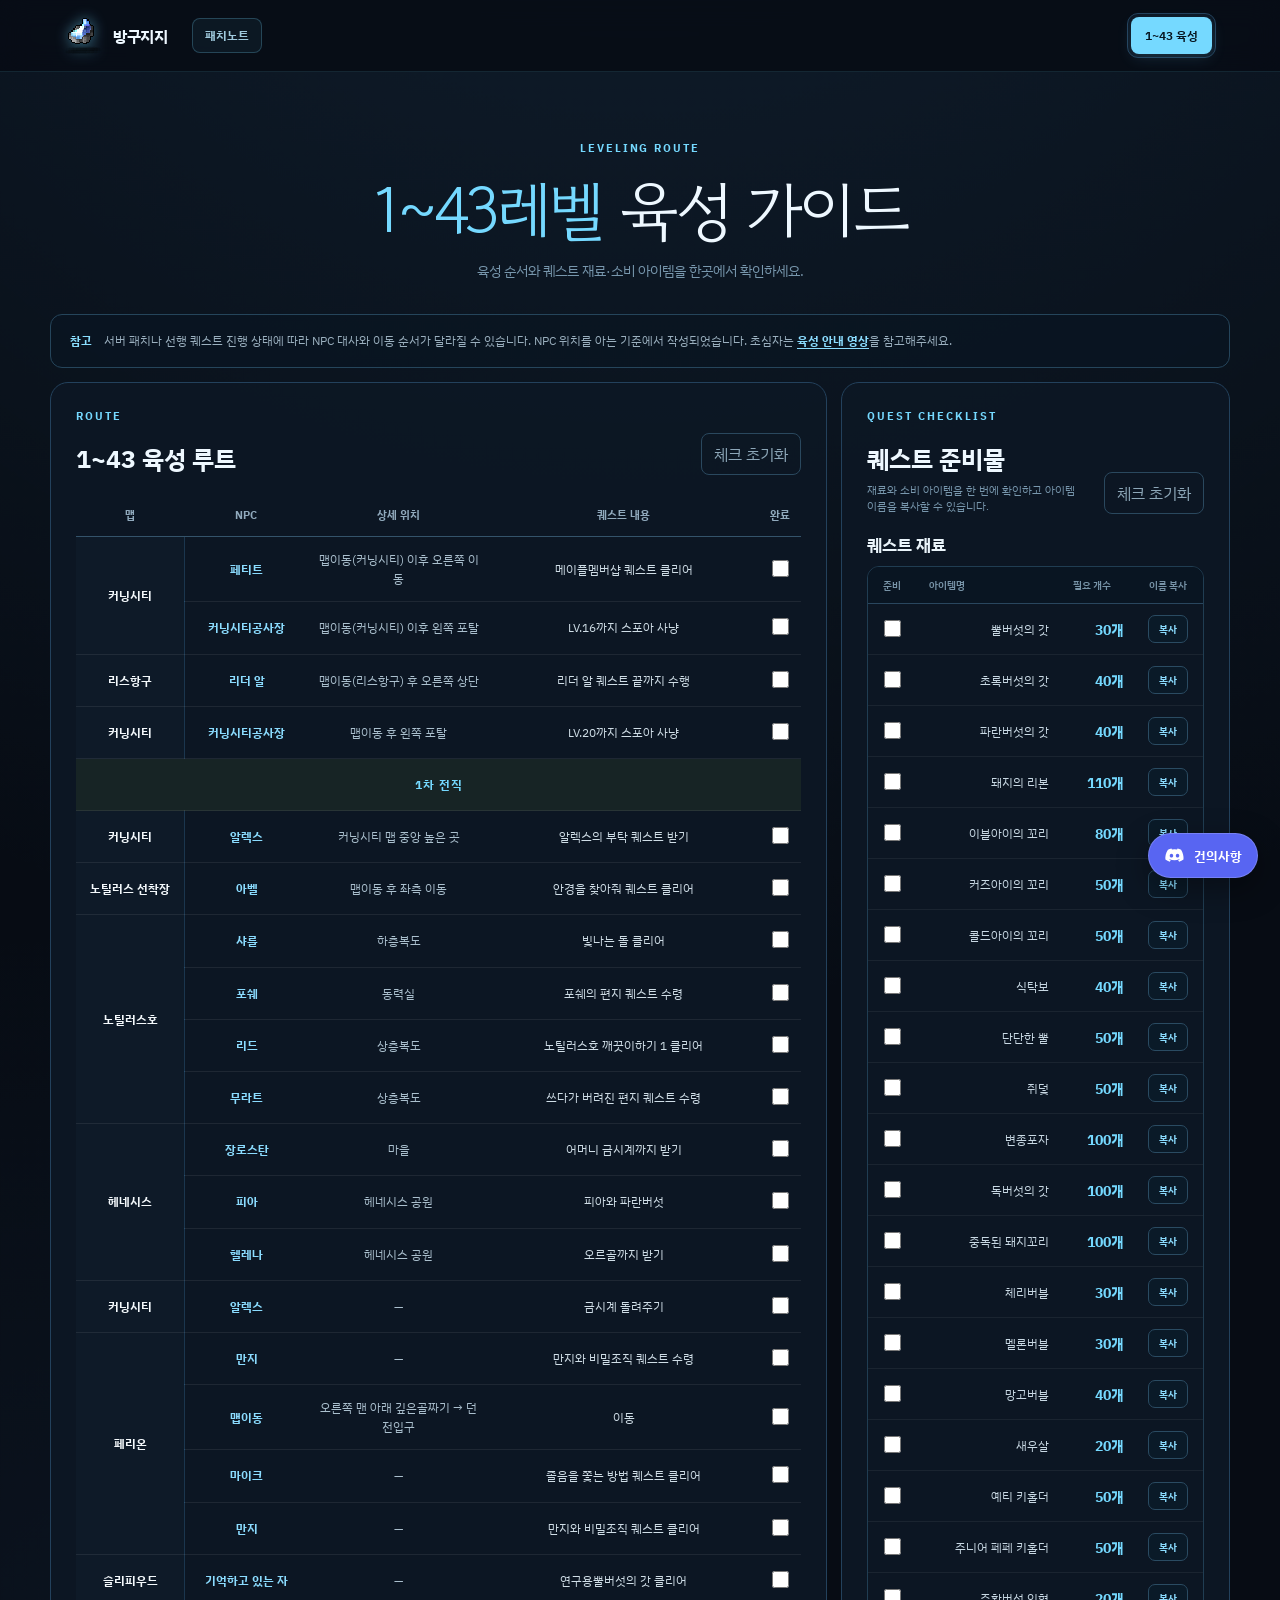
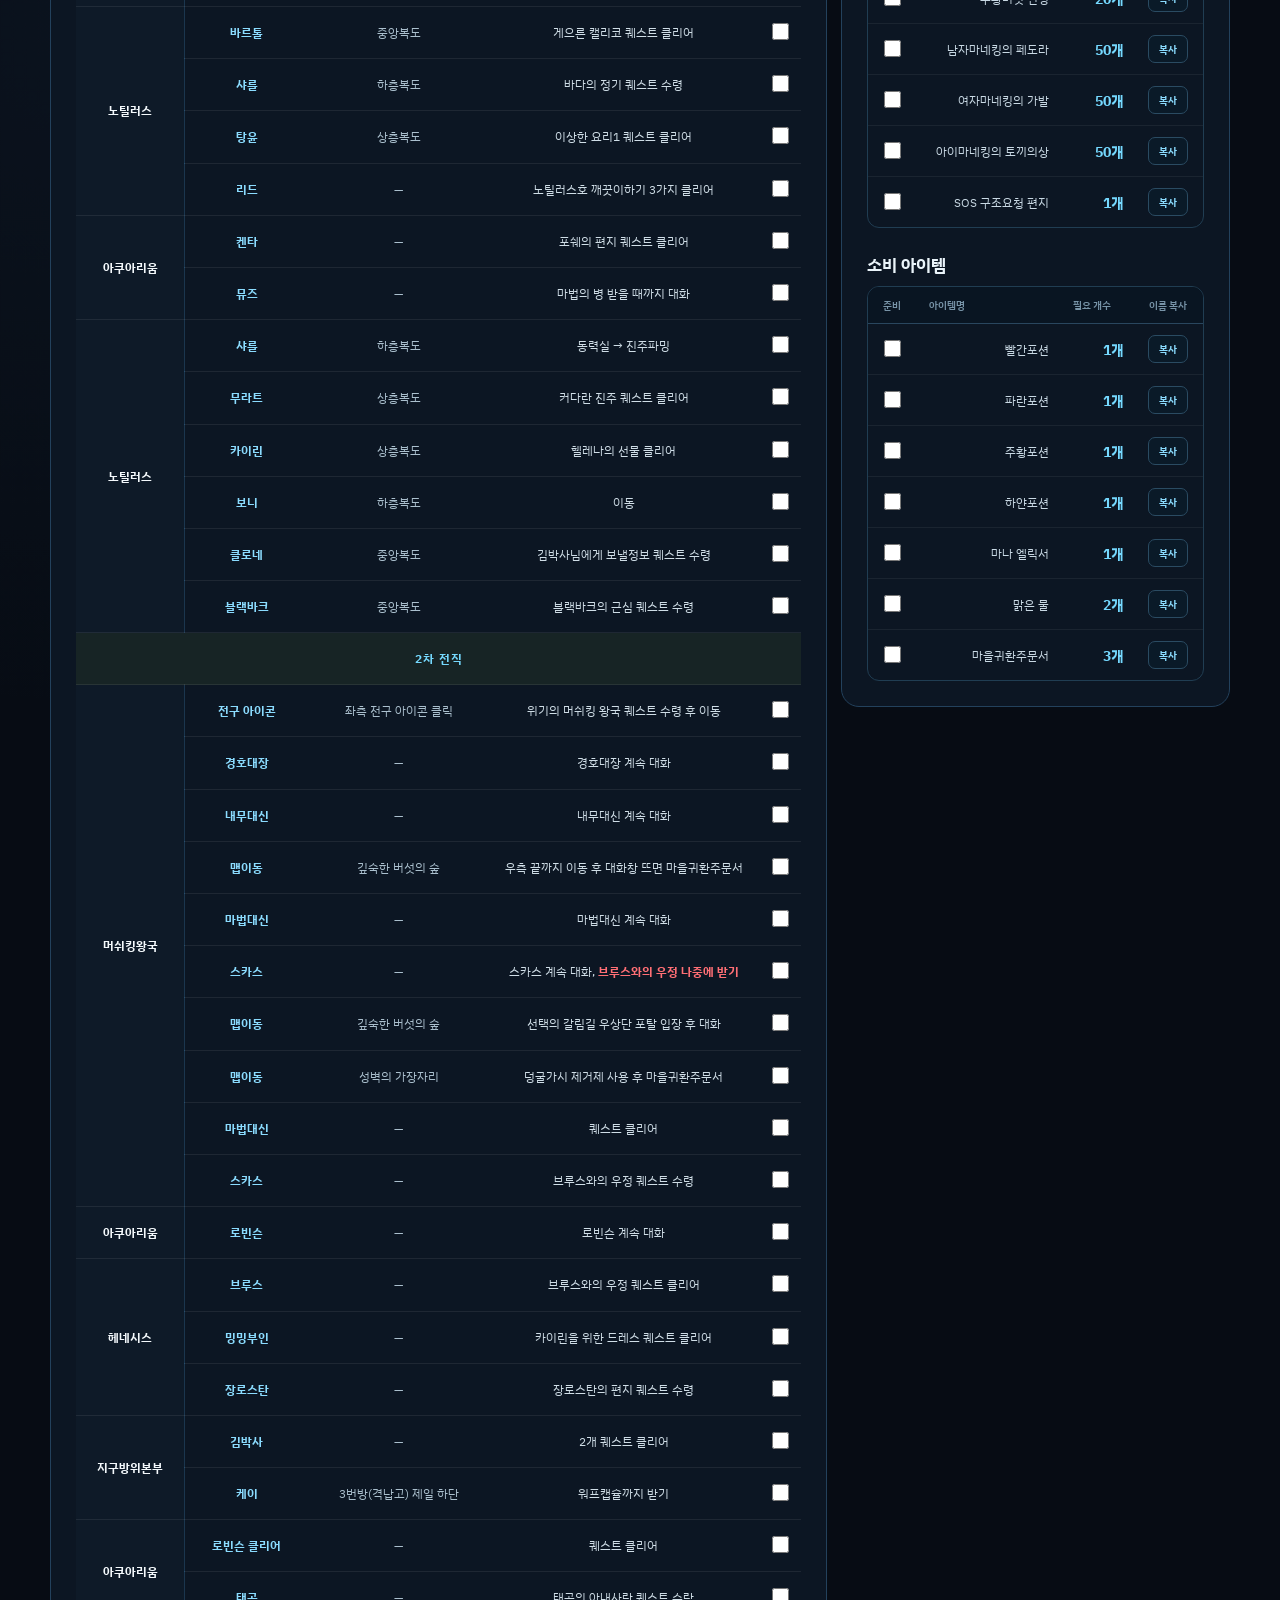
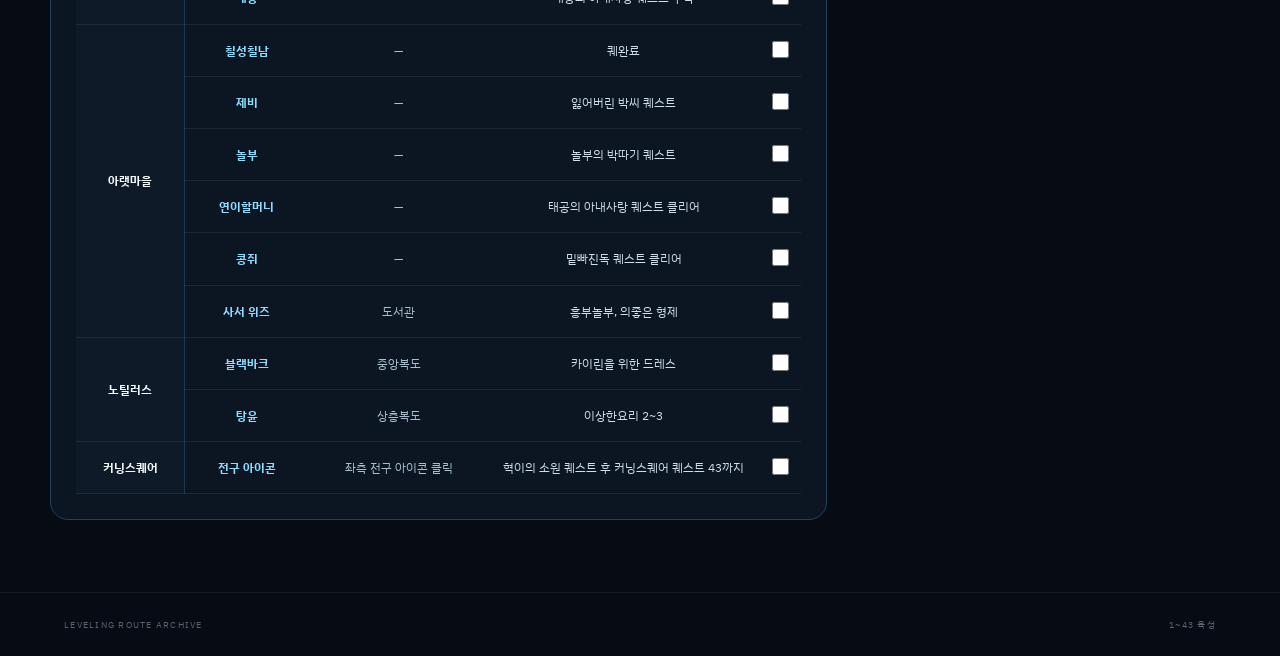
<file: guide.html>
<!doctype html>
<html lang="ko">
  <head>
    <!-- Google tag (gtag.js) -->
    <script async src="https://www.googletagmanager.com/gtag/js?id=G-NYNKXT0ZE3"></script>
    <script>
      window.dataLayer = window.dataLayer || [];
      function gtag(){dataLayer.push(arguments);}
      gtag('js', new Date());
      gtag('config', 'G-NYNKXT0ZE3');
    </script>
    <meta charset="UTF-8" />
    <meta name="viewport" content="width=device-width, initial-scale=1.0" />
    <meta name="theme-color" content="#070c14" />
    <meta name="description" content="방구지지 로나월드 1~43레벨 육성 루트입니다. NPC 진행 순서와 퀘스트 재료·소비 아이템 준비물을 한눈에 확인하세요." />
    <title>로나월드 1~43레벨 육성 루트 - 방구지지</title>
    <link rel="canonical" href="https://rona-gg.com/guide.html" />
    <meta name="robots" content="index, follow" />
    <meta property="og:locale" content="ko_KR" />
    <meta property="og:type" content="article" />
    <meta property="og:site_name" content="방구지지" />
    <meta property="og:title" content="로나월드 1~43레벨 육성 루트 - 방구지지" />
    <meta property="og:description" content="NPC 진행 순서와 퀘스트 재료·소비 아이템 준비물 정리" />
    <meta property="og:url" content="https://rona-gg.com/guide.html" />
    <meta property="og:image" content="https://rona-gg.com/assets/time-shard.png" />
    <meta name="twitter:card" content="summary" />
    <script type="application/ld+json">
      {"@context":"https://schema.org","@type":"Article","headline":"로나월드 1~43레벨 육성 루트","url":"https://rona-gg.com/guide.html","publisher":{"@type":"Organization","name":"방구지지","url":"https://rona-gg.com/"},"inLanguage":"ko-KR"}
    </script>
    <link rel="icon" type="image/png" href="assets/time-shard.png" />
    <link rel="preconnect" href="https://fonts.googleapis.com" />
    <link rel="preconnect" href="https://fonts.gstatic.com" crossorigin />
    <link href="https://fonts.googleapis.com/css2?family=Gowun+Dodum&family=IBM+Plex+Sans+KR:wght@400;500;600;700&display=swap" rel="stylesheet" />
    <link rel="stylesheet" href="styles.css?v=20260731-17" />
    <link rel="stylesheet" href="guide.css?v=20260730-8" />
    <link rel="stylesheet" href="mobile-nav.css?v=20260828-3" />
    <script src="mobile-nav.js?v=20260828-1" defer></script>
    <script src="desktop-nav.js?v=20260828-1" defer></script>
    <script src="mobile-sections.js?v=20260828-1" defer></script>
  </head>
  <body>
    <header class="topbar">
      <a class="brand" href="./" aria-label="방구지지 홈">
        <span class="brand-mark"><img src="assets/time-shard.png" alt="시간조각" /></span>
        <span>방구지지</span>
      </a>
      <a class="patch-link" href="patchnotes.html">패치노트</a>
      <div class="header-actions">
        <nav class="site-tabs" aria-label="주요 메뉴">
          <a class="header-link" href="./">옥션 검색</a>
          <a class="header-link featured" href="exp.html">경험치 계산</a>
          <a class="header-link featured" href="job.html">전직 관련</a>
          <a class="header-link featured active" href="guide.html" aria-current="page">1~43 육성</a>
          <a class="header-link featured" href="magic.html">마력표</a>
        </nav>
      </div>
    </header>

    <main class="guide-main">
      <section class="guide-hero">
        <p class="eyebrow">LEVELING ROUTE</p>
        <h1><em>1~43레벨</em> 육성 가이드</h1>
        <p>육성 순서와 퀘스트 재료·소비 아이템을 한곳에서 확인하세요.</p>
      </section>

      <aside class="guide-note">
        <strong>참고</strong>
        <span>서버 패치나 선행 퀘스트 진행 상태에 따라 NPC 대사와 이동 순서가 달라질 수 있습니다. NPC 위치를 아는 기준에서 작성되었습니다. 초심자는 <a href="https://www.youtube.com/watch?v=DJuXOneXyOo&amp;t=29s" target="_blank" rel="noopener noreferrer">육성 안내 영상</a>을 참고해주세요.</span>
      </aside>

      <nav class="mobile-content-tabs" data-tab-group="guide" data-default-tab="route" role="tablist" aria-label="육성 가이드 선택">
        <button class="active" type="button" role="tab" data-mobile-tab="route" aria-selected="true">육성 루트</button>
        <button type="button" role="tab" data-mobile-tab="materials" aria-selected="false">퀘스트 준비물</button>
      </nav>

      <div class="guide-columns">
      <section id="routePanel" class="guide-panel active" data-pane-group="guide" data-mobile-pane="route">
        <div class="panel-top">
          <div><p class="eyebrow">ROUTE</p><h2>1~43 육성 루트</h2></div>
          <button id="resetRoute" class="reset-button" type="button">체크 초기화</button>
        </div>
        <div class="route-table-wrap">
          <table class="route-table">
            <colgroup>
              <col class="route-col-map" />
              <col class="route-col-npc" />
              <col class="route-col-location" />
              <col class="route-col-quest" />
              <col class="route-col-check" />
            </colgroup>
            <thead><tr><th>맵</th><th>NPC</th><th>상세 위치</th><th>퀘스트 내용</th><th>완료</th></tr></thead>
            <tbody id="routeRows"></tbody>
          </table>
        </div>
        <div id="routeEmpty" class="guide-empty" hidden>일치하는 육성 경로가 없습니다.</div>
      </section>

      <section id="materialsPanel" class="guide-panel materials-panel" data-pane-group="guide" data-mobile-pane="materials">
        <div class="panel-top"><div><p class="eyebrow">QUEST CHECKLIST</p><h2>퀘스트 준비물</h2><p>재료와 소비 아이템을 한 번에 확인하고 아이템 이름을 복사할 수 있습니다.</p></div><button id="resetMaterials" class="reset-button" type="button">체크 초기화</button></div>
        <div class="supply-section">
          <h3>퀘스트 재료</h3>
          <div class="supply-table-wrap">
            <table class="supply-table">
              <thead><tr><th>준비</th><th>아이템명</th><th>필요 개수</th><th>이름 복사</th></tr></thead>
              <tbody id="materialRows"></tbody>
            </table>
          </div>
        </div>
        <div class="supply-section">
          <h3>소비 아이템</h3>
          <div class="supply-table-wrap">
            <table class="supply-table">
              <thead><tr><th>준비</th><th>아이템명</th><th>필요 개수</th><th>이름 복사</th></tr></thead>
              <tbody id="consumableRows"></tbody>
            </table>
          </div>
        </div>
      </section>

      </div>
    </main>

    <footer><span>LEVELING ROUTE ARCHIVE</span><span>1~43 육성</span></footer>
    <a class="discord-feedback" href="https://discord.com/users/681501120212107319" target="_blank" rel="noopener noreferrer" aria-label="디스코드로 건의사항 보내기">
      <svg viewBox="0 0 24 24" aria-hidden="true"><path d="M19.5 5.34A16.3 16.3 0 0 0 15.44 4l-.5 1.02a15.1 15.1 0 0 0-5.86 0L8.56 4A16.4 16.4 0 0 0 4.5 5.35C1.94 9.2 1.25 12.95 1.6 16.65a16.5 16.5 0 0 0 4.98 2.52l1.2-1.65a10.6 10.6 0 0 1-1.88-.9l.46-.36c3.63 1.68 7.56 1.68 11.15 0l.47.36c-.6.36-1.23.66-1.88.9l1.2 1.65a16.4 16.4 0 0 0 4.98-2.52c.42-4.29-.73-8-2.78-11.31ZM8.52 14.4c-1.09 0-1.98-1-1.98-2.22 0-1.23.87-2.23 1.98-2.23 1.12 0 2 1.01 1.98 2.23 0 1.22-.88 2.22-1.98 2.22Zm6.96 0c-1.09 0-1.98-1-1.98-2.22 0-1.23.87-2.23 1.98-2.23 1.12 0 2 1.01 1.98 2.23 0 1.22-.86 2.22-1.98 2.22Z"/></svg>
      <span>건의사항</span>
    </a>
    <script src="guide.js?v=20260730-8"></script>
  </body>
</html>
</file>
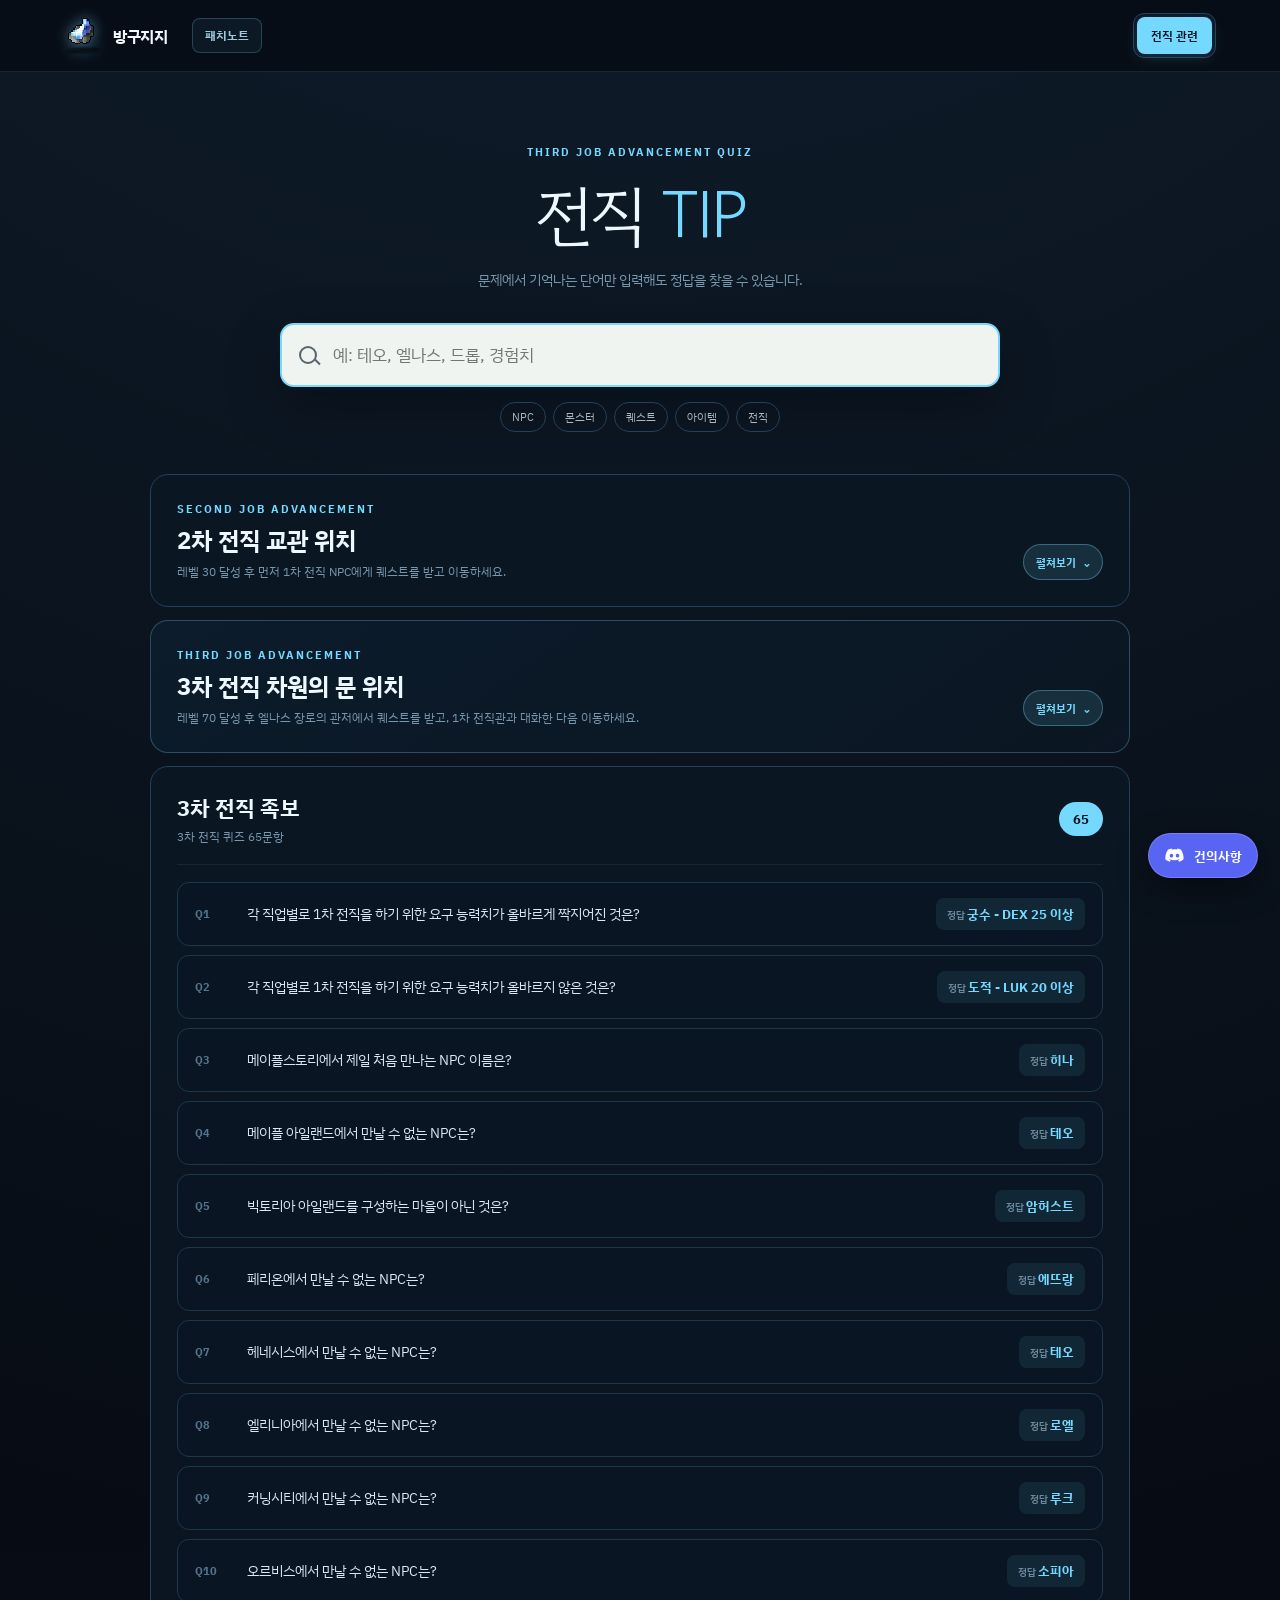
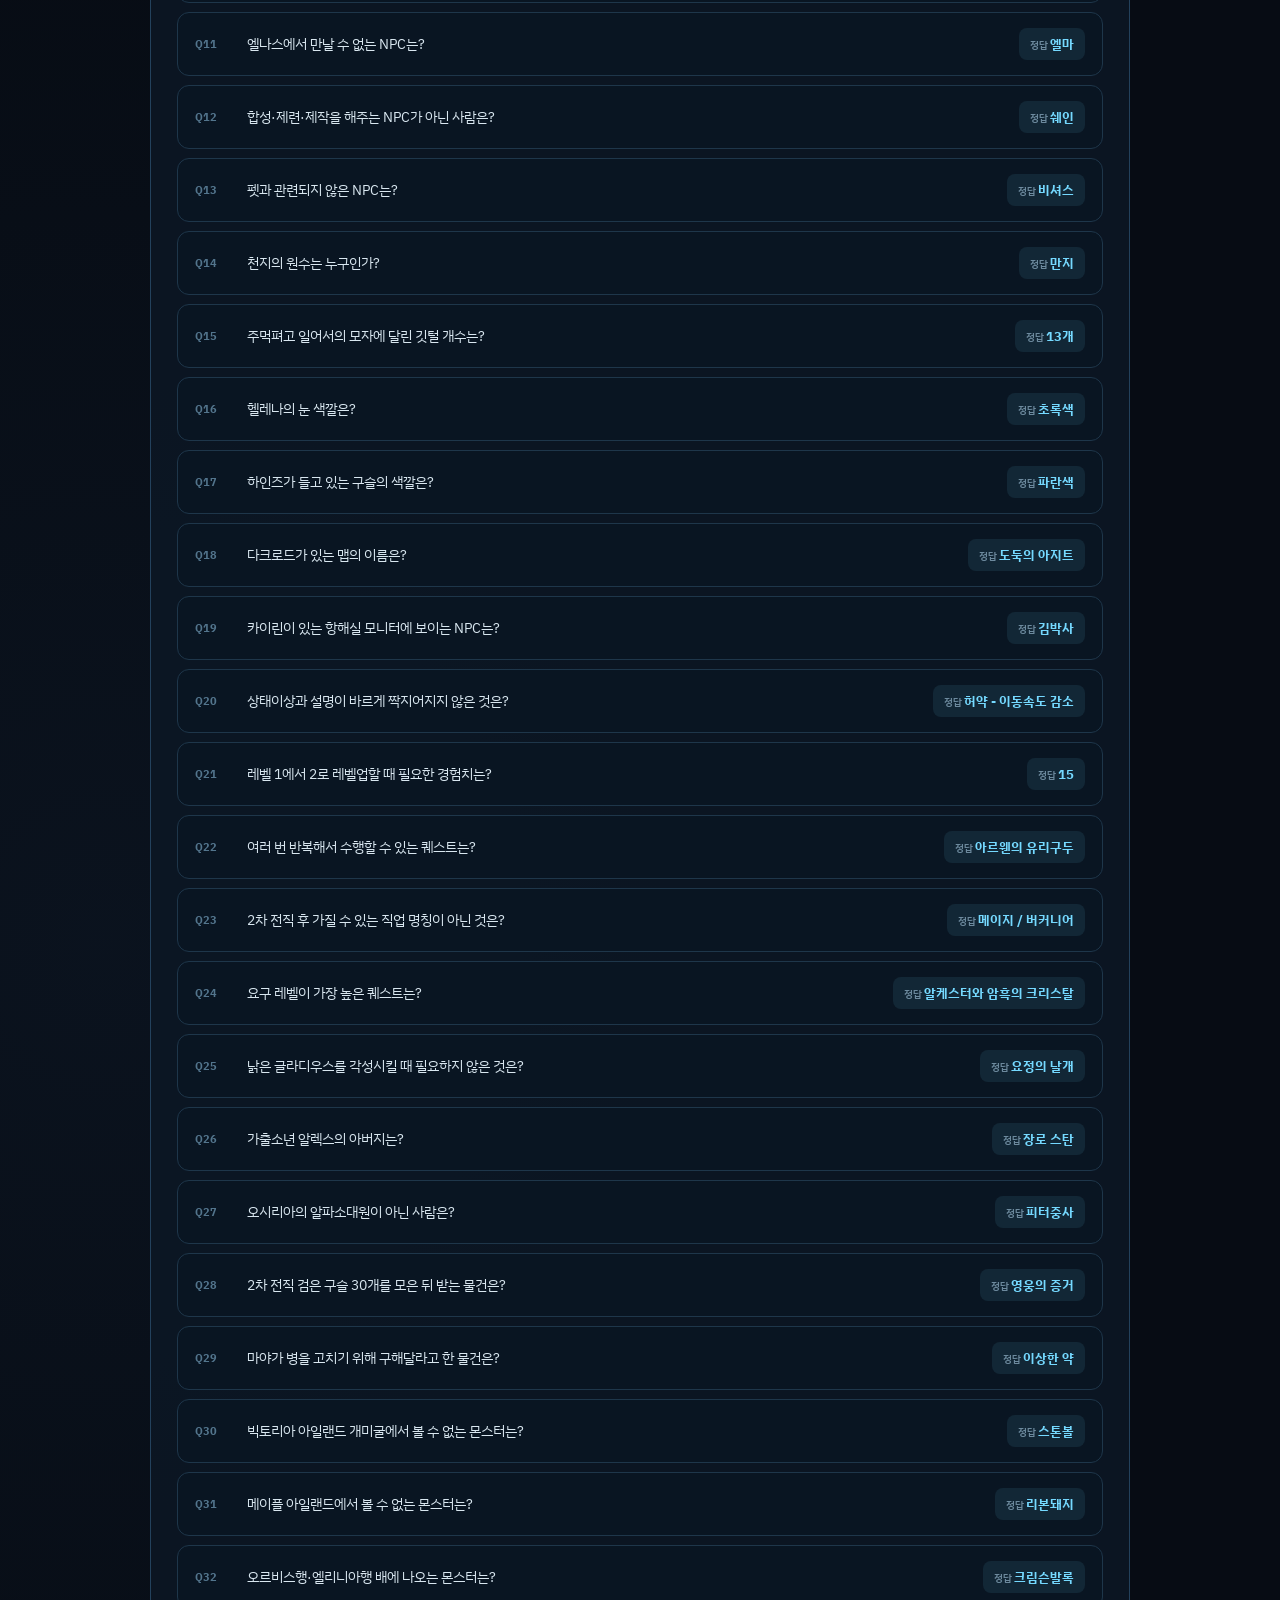
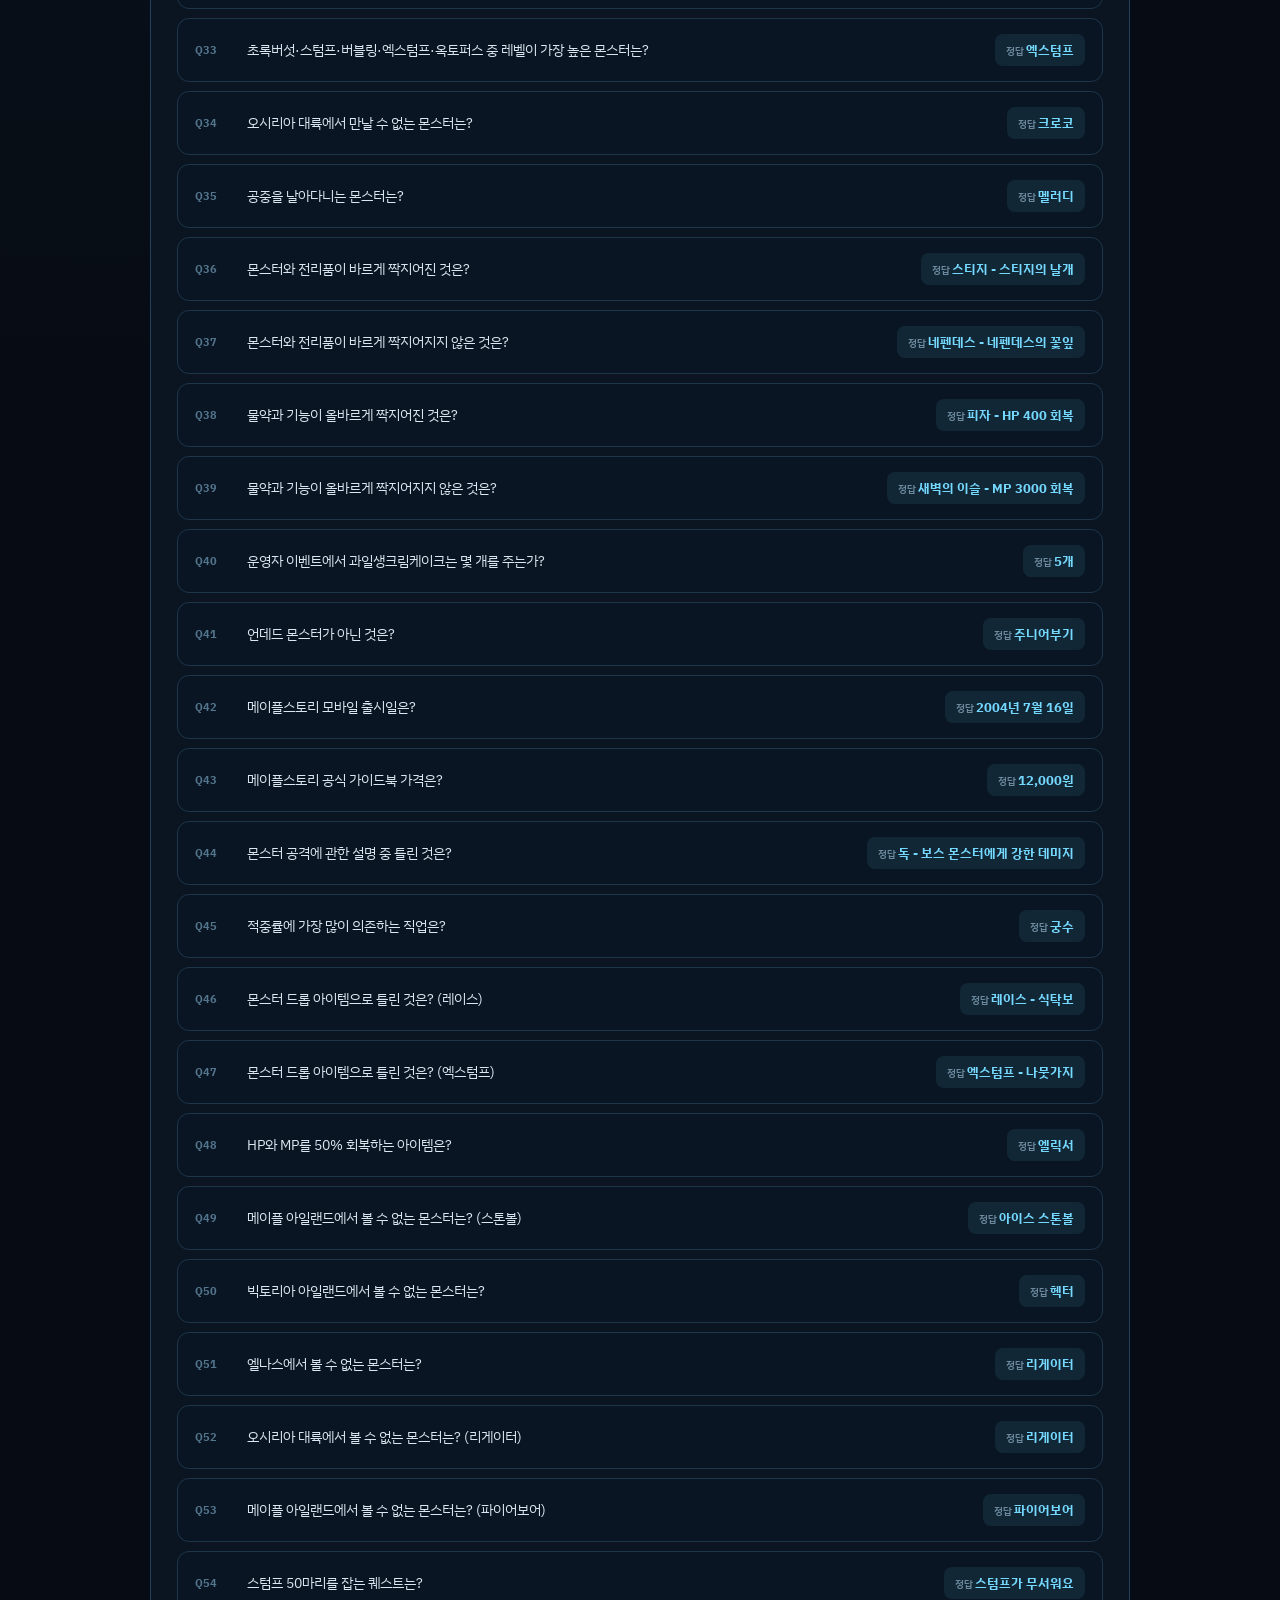
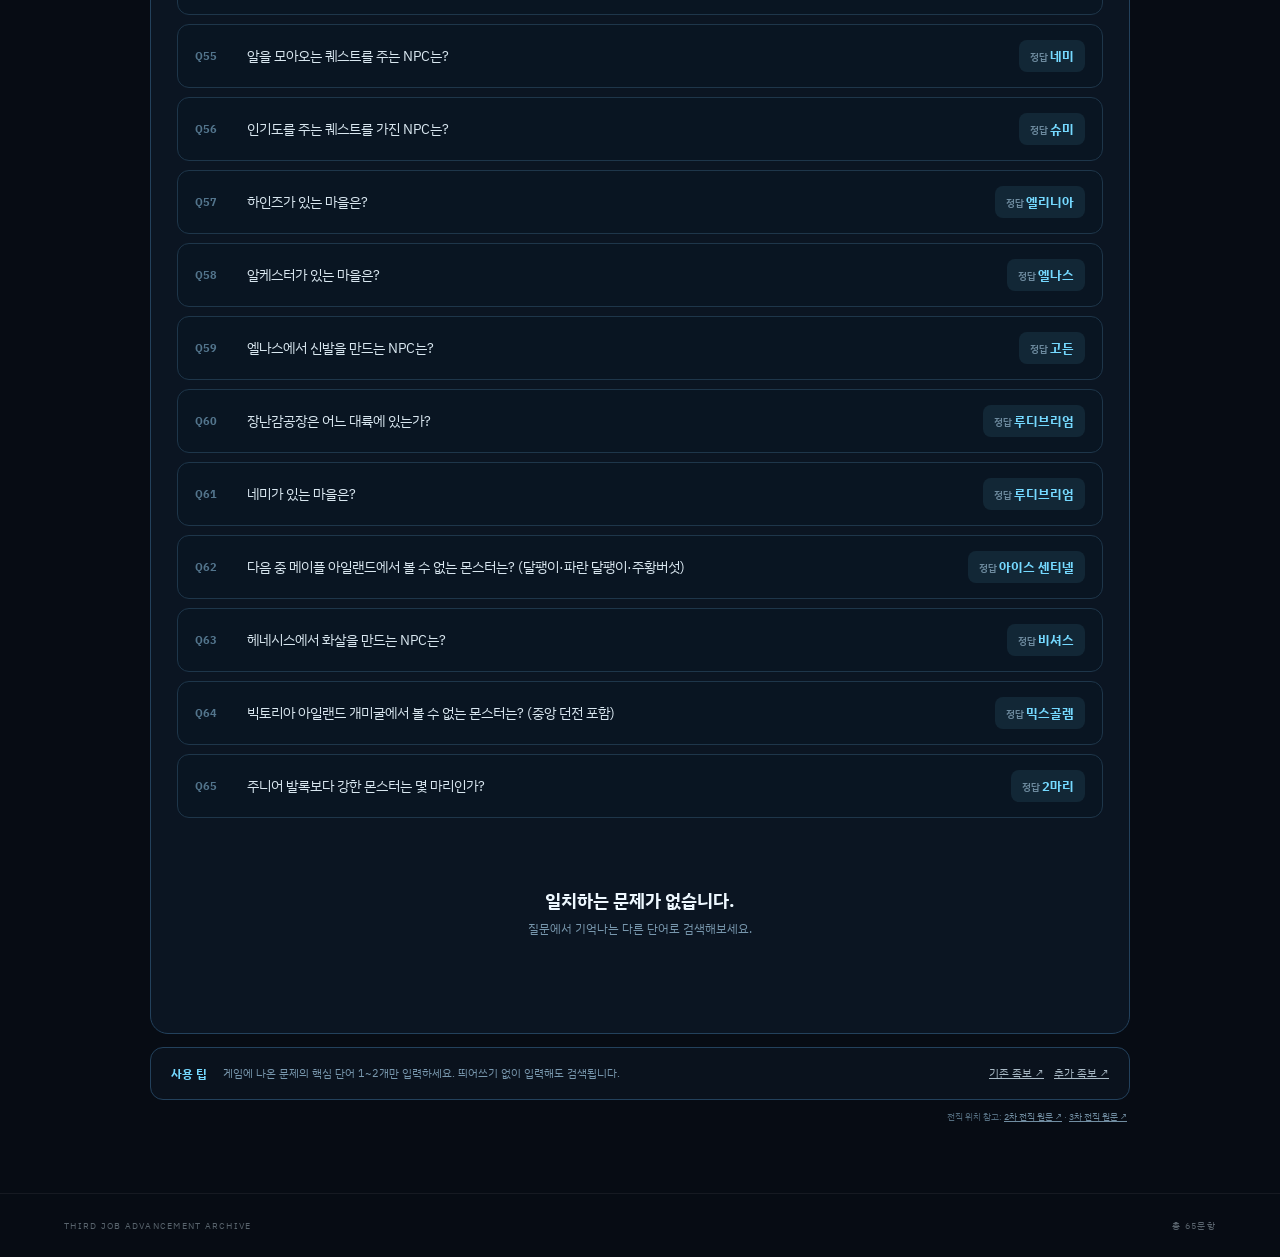
<file: job.html>
<!doctype html>
<html lang="ko">
  <head>
    <!-- Google tag (gtag.js) -->
    <script async src="https://www.googletagmanager.com/gtag/js?id=G-NYNKXT0ZE3"></script>
    <script>
      window.dataLayer = window.dataLayer || [];
      function gtag(){dataLayer.push(arguments);}
      gtag('js', new Date());
      gtag('config', 'G-NYNKXT0ZE3');
    </script>
    <meta charset="UTF-8" />
    <meta name="viewport" content="width=device-width, initial-scale=1.0" />
    <meta name="theme-color" content="#070c14" />
    <meta name="description" content="방구지지에서 로나월드 2차 전직 교관 위치, 3차 전직 차원의 문 위치와 퀴즈 족보 및 정답을 빠르게 확인하세요." />
    <title>로나월드 전직 TIP·3차 전직 족보 - 방구지지</title>
    <link rel="canonical" href="https://rona-gg.com/job.html" />
    <meta name="robots" content="index, follow" />
    <meta property="og:locale" content="ko_KR" />
    <meta property="og:type" content="website" />
    <meta property="og:site_name" content="방구지지" />
    <meta property="og:title" content="로나월드 전직 TIP·3차 전직 족보 - 방구지지" />
    <meta property="og:description" content="2차 전직 교관 위치, 3차 전직 차원의 문 위치와 퀴즈 질문·정답 검색" />
    <meta property="og:url" content="https://rona-gg.com/job.html" />
    <meta property="og:image" content="https://rona-gg.com/assets/time-shard.png" />
    <meta name="twitter:card" content="summary" />
    <script type="application/ld+json">
      {"@context":"https://schema.org","@type":"WebPage","name":"로나월드 전직 TIP·3차 전직 족보","url":"https://rona-gg.com/job.html","isPartOf":{"@type":"WebSite","name":"방구지지","url":"https://rona-gg.com/"},"inLanguage":"ko-KR"}
    </script>
    <link rel="icon" type="image/png" href="assets/time-shard.png" />
    <link rel="preconnect" href="https://fonts.googleapis.com" />
    <link rel="preconnect" href="https://fonts.gstatic.com" crossorigin />
    <link href="https://fonts.googleapis.com/css2?family=Gowun+Dodum&family=IBM+Plex+Sans+KR:wght@400;500;600;700&display=swap" rel="stylesheet" />
    <link rel="stylesheet" href="styles.css?v=20260731-17" />
    <link rel="stylesheet" href="job.css?v=20260731-1" />
    <link rel="stylesheet" href="mobile-nav.css?v=20260828-3" />
    <script src="mobile-nav.js?v=20260828-1" defer></script>
    <script src="desktop-nav.js?v=20260828-1" defer></script>
    <script src="mobile-sections.js?v=20260828-1" defer></script>
  </head>
  <body>
    <header class="topbar">
      <a class="brand" href="./" aria-label="방구지지 홈">
        <span class="brand-mark"><img src="assets/time-shard.png" alt="시간조각" /></span>
        <span>방구지지</span>
      </a>
      <a class="patch-link" href="patchnotes.html">패치노트</a>
      <div class="header-actions">
        <nav class="site-tabs" aria-label="주요 메뉴">
          <a class="header-link" href="./">옥션 검색</a>
          <a class="header-link featured" href="exp.html">경험치 계산</a>
          <a class="header-link featured active" href="job.html" aria-current="page">전직 관련</a>
          <a class="header-link featured" href="guide.html">1~43 육성</a>
          <a class="header-link featured" href="magic.html">마력표</a>
        </nav>
      </div>
    </header>

    <main class="job-main">
      <section class="job-hero">
        <p class="eyebrow">THIRD JOB ADVANCEMENT QUIZ</p>
        <h1>전직 <em>TIP</em></h1>
        <p>문제에서 기억나는 단어만 입력해도 정답을 찾을 수 있습니다.</p>
        <nav class="mobile-content-tabs" data-tab-group="job" data-default-tab="quiz" role="tablist" aria-label="전직 콘텐츠 선택">
          <button class="active" type="button" role="tab" data-mobile-tab="quiz" aria-selected="true">3차 전직 족보</button>
          <button type="button" role="tab" data-mobile-tab="location" aria-selected="false">전직 위치</button>
        </nav>
        <div data-pane-group="job" data-mobile-pane="quiz">
        <div class="quiz-search">
          <span class="quiz-search-icon" aria-hidden="true"></span>
          <label class="sr-only" for="quizSearch">전직 문제 검색</label>
          <input id="quizSearch" type="search" autocomplete="off" placeholder="예: 테오, 엘나스, 드롭, 경험치" autofocus />
          <button id="clearQuizSearch" type="button" hidden>지우기</button>
        </div>
        <div class="quick-keywords" aria-label="빠른 검색">
          <button type="button" data-keyword="NPC">NPC</button>
          <button type="button" data-keyword="몬스터">몬스터</button>
          <button type="button" data-keyword="퀘스트">퀘스트</button>
          <button type="button" data-keyword="아이템">아이템</button>
          <button type="button" data-keyword="전직">전직</button>
        </div>
        </div>
      </section>

      <details class="second-job-panel" data-pane-group="job" data-mobile-pane="location">
        <summary class="second-job-heading">
          <div>
            <p class="eyebrow">SECOND JOB ADVANCEMENT</p>
            <h2>2차 전직 교관 위치</h2>
            <p>레벨 30 달성 후 먼저 1차 전직 NPC에게 퀘스트를 받고 이동하세요.</p>
          </div>
          <span class="second-job-toggle"></span>
        </summary>
        <div class="second-job-content">
          <div class="job-location-grid">
          <article class="job-location warrior">
            <strong>전사</strong>
            <h3>서쪽바위산 4</h3>
            <div><b>시작</b> 주먹펴고 일어서</div>
            <small>페리온 → 서쪽령 → 서쪽바위산 1 → 2 → 3 → 4</small>
          </article>
          <article class="job-location magician">
            <strong>마법사</strong>
            <h3>엘리니아 북쪽숲</h3>
            <div><b>시작</b> 하인즈</div>
            <small>엘리니아 → 북쪽 필드 → 솟아오른나무 방향 → 북쪽숲</small>
          </article>
          <article class="job-location bowman">
            <strong>궁수</strong>
            <h3>던전으로 가는 길</h3>
            <div><b>시작</b> 헬레나</div>
            <small>헤네시스 → 던전 방향 → 던전으로 가는 길</small>
          </article>
          <article class="job-location thief">
            <strong>도적</strong>
            <h3>북쪽 공사장</h3>
            <div><b>시작</b> 다크로드</div>
            <small>커닝시티 → 해질녘 하늘 → 북쪽 공사장</small>
          </article>
          </div>
          <div class="second-job-flow" aria-label="2차 전직 진행 순서">
          <span><b>1</b> 1차 전직 NPC에게 퀘스트 받기</span>
          <i>→</i>
          <span><b>2</b> 직업별 교관 찾아가기</span>
          <i>→</i>
          <span><b>3</b> 검은 구슬 30개 모으기</span>
          <i>→</i>
          <span><b>4</b> 영웅의 증거를 들고 시작 NPC에게 복귀</span>
          </div>
        </div>
      </details>

      <details class="second-job-panel third-job-panel" data-pane-group="job" data-mobile-pane="location">
        <summary class="second-job-heading">
          <div>
            <p class="eyebrow">THIRD JOB ADVANCEMENT</p>
            <h2>3차 전직 차원의 문 위치</h2>
            <p>레벨 70 달성 후 엘나스 장로의 관저에서 퀘스트를 받고, 1차 전직관과 대화한 다음 이동하세요.</p>
          </div>
          <span class="second-job-toggle"></span>
        </summary>
        <div class="second-job-content">
          <div class="job-location-grid">
          <article class="job-location warrior">
            <strong>전사</strong>
            <h3>개미굴 광장</h3>
            <div><b>분신</b> 주먹펴고 일어서</div>
            <small>슬리피우드 던전 → 개미굴 광장 → 차원의 문</small>
          </article>
          <article class="job-location magician">
            <strong>마법사</strong>
            <h3>사악한 기운의 숲2</h3>
            <div><b>분신</b> 하인즈</div>
            <small>엘리니아 북쪽 숲 → 사악한 기운의 숲2 → 차원의 문</small>
          </article>
          <article class="job-location bowman">
            <strong>궁수</strong>
            <h3>슬리피 던전5</h3>
            <div><b>분신</b> 헬레나</div>
            <small>슬리피우드 던전 → 슬리피 던전5 → 차원의 문</small>
          </article>
          <article class="job-location thief">
            <strong>도적</strong>
            <h3>원숭이의 늪2</h3>
            <div><b>분신</b> 다크로드</div>
            <small>커닝시티 늪지대 → 원숭이의 늪2 → 차원의 문</small>
          </article>
          </div>
          <div class="second-job-flow" aria-label="3차 전직 첫 번째 시험 진행 순서">
          <span><b>1</b> 엘나스 3차 전직관에게 퀘스트 받기</span>
          <i>→</i>
          <span><b>2</b> 1차 전직관과 대화하기</span>
          <i>→</i>
          <span><b>3</b> 차원의 문에서 분신 처치</span>
          <i>→</i>
          <span><b>4</b> 검은 부적을 1차 전직관에게 전달</span>
          </div>
        </div>
      </details>

      <section class="quiz-panel" data-pane-group="job" data-mobile-pane="quiz">
        <div class="quiz-heading">
          <div>
            <h2 id="quizTitle">3차 전직 족보</h2>
            <p id="quizSummary">3차 전직 퀴즈 65문항</p>
          </div>
          <span class="quiz-count" id="quizCount">65</span>
        </div>
        <div id="quizResults" class="quiz-results"></div>
        <div id="quizEmpty" class="quiz-empty" hidden>
          <strong>일치하는 문제가 없습니다.</strong>
          <span>질문에서 기억나는 다른 단어로 검색해보세요.</span>
        </div>
      </section>

      <aside class="quiz-notice" data-pane-group="job" data-mobile-pane="quiz">
        <strong>사용 팁</strong>
        <p>게임에 나온 문제의 핵심 단어 1~2개만 입력하세요. 띄어쓰기 없이 입력해도 검색됩니다.</p>
        <div class="quiz-source-links">
          <a href="https://baystory.tistory.com/563865" target="_blank" rel="noopener noreferrer">기존 족보 ↗</a>
          <a href="https://blog.naver.com/12512512/224285760869?isInf=true" target="_blank" rel="noopener noreferrer">추가 족보 ↗</a>
        </div>
      </aside>
      <p class="location-source" data-pane-group="job" data-mobile-pane="location">전직 위치 참고:
        <a href="https://m.blog.naver.com/kkb031/223311761557" target="_blank" rel="noopener noreferrer">2차 전직 원문 ↗</a>
        <span aria-hidden="true">·</span>
        <a href="https://blog.naver.com/kkb031/223383418346" target="_blank" rel="noopener noreferrer">3차 전직 원문 ↗</a>
      </p>
    </main>

    <footer><span>THIRD JOB ADVANCEMENT ARCHIVE</span><span>총 65문항</span></footer>
    <a class="discord-feedback" href="https://discord.com/users/681501120212107319" target="_blank" rel="noopener noreferrer" aria-label="디스코드로 건의사항 보내기">
      <svg viewBox="0 0 24 24" aria-hidden="true"><path d="M19.5 5.34A16.3 16.3 0 0 0 15.44 4l-.5 1.02a15.1 15.1 0 0 0-5.86 0L8.56 4A16.4 16.4 0 0 0 4.5 5.35C1.94 9.2 1.25 12.95 1.6 16.65a16.5 16.5 0 0 0 4.98 2.52l1.2-1.65a10.6 10.6 0 0 1-1.88-.9l.46-.36c3.63 1.68 7.56 1.68 11.15 0l.47.36c-.6.36-1.23.66-1.88.9l1.2 1.65a16.4 16.4 0 0 0 4.98-2.52c.42-4.29-.73-8-2.78-11.31ZM8.52 14.4c-1.09 0-1.98-1-1.98-2.22 0-1.23.87-2.23 1.98-2.23 1.12 0 2 1.01 1.98 2.23 0 1.22-.88 2.22-1.98 2.22Zm6.96 0c-1.09 0-1.98-1-1.98-2.22 0-1.23.87-2.23 1.98-2.23 1.12 0 2 1.01 1.98 2.23 0 1.22-.86 2.22-1.98 2.22Z"/></svg>
      <span>건의사항</span>
    </a>
    <script src="job.js?v=20260731-2"></script>
  </body>
</html>
</file>
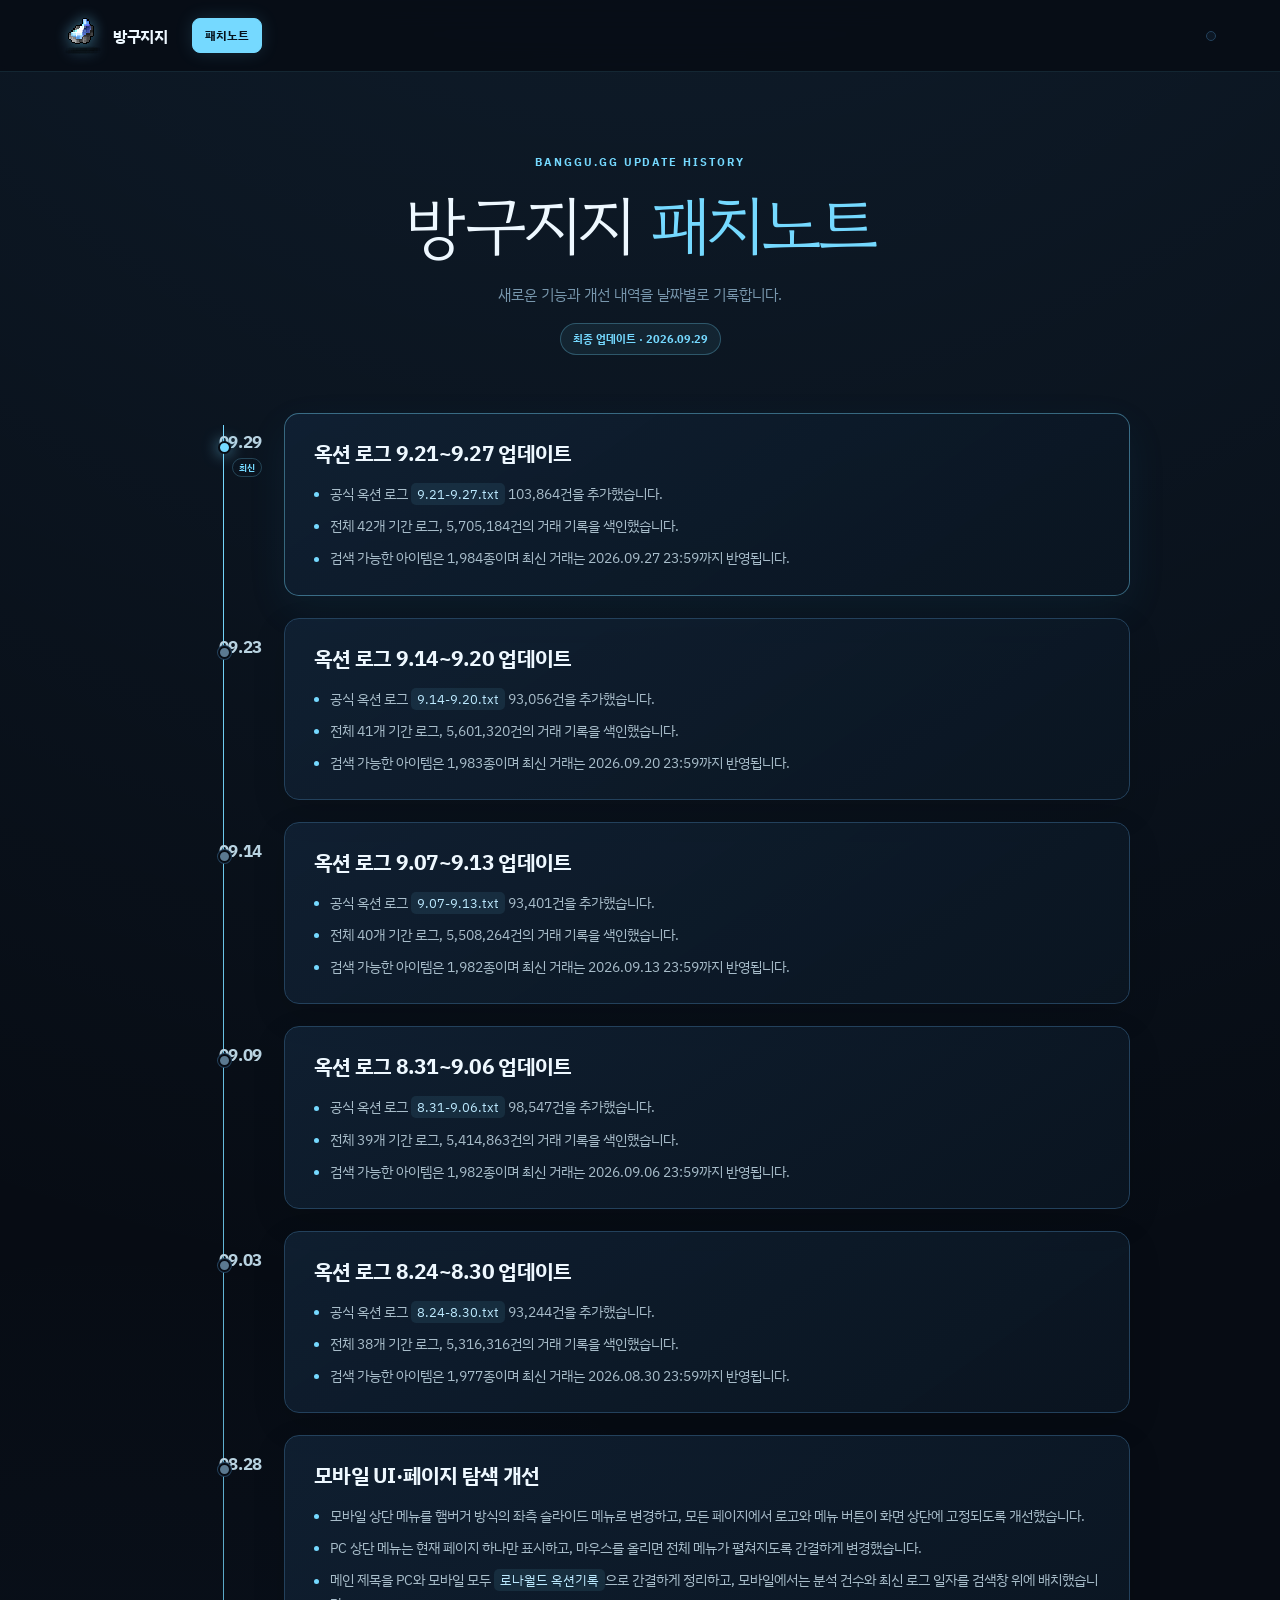
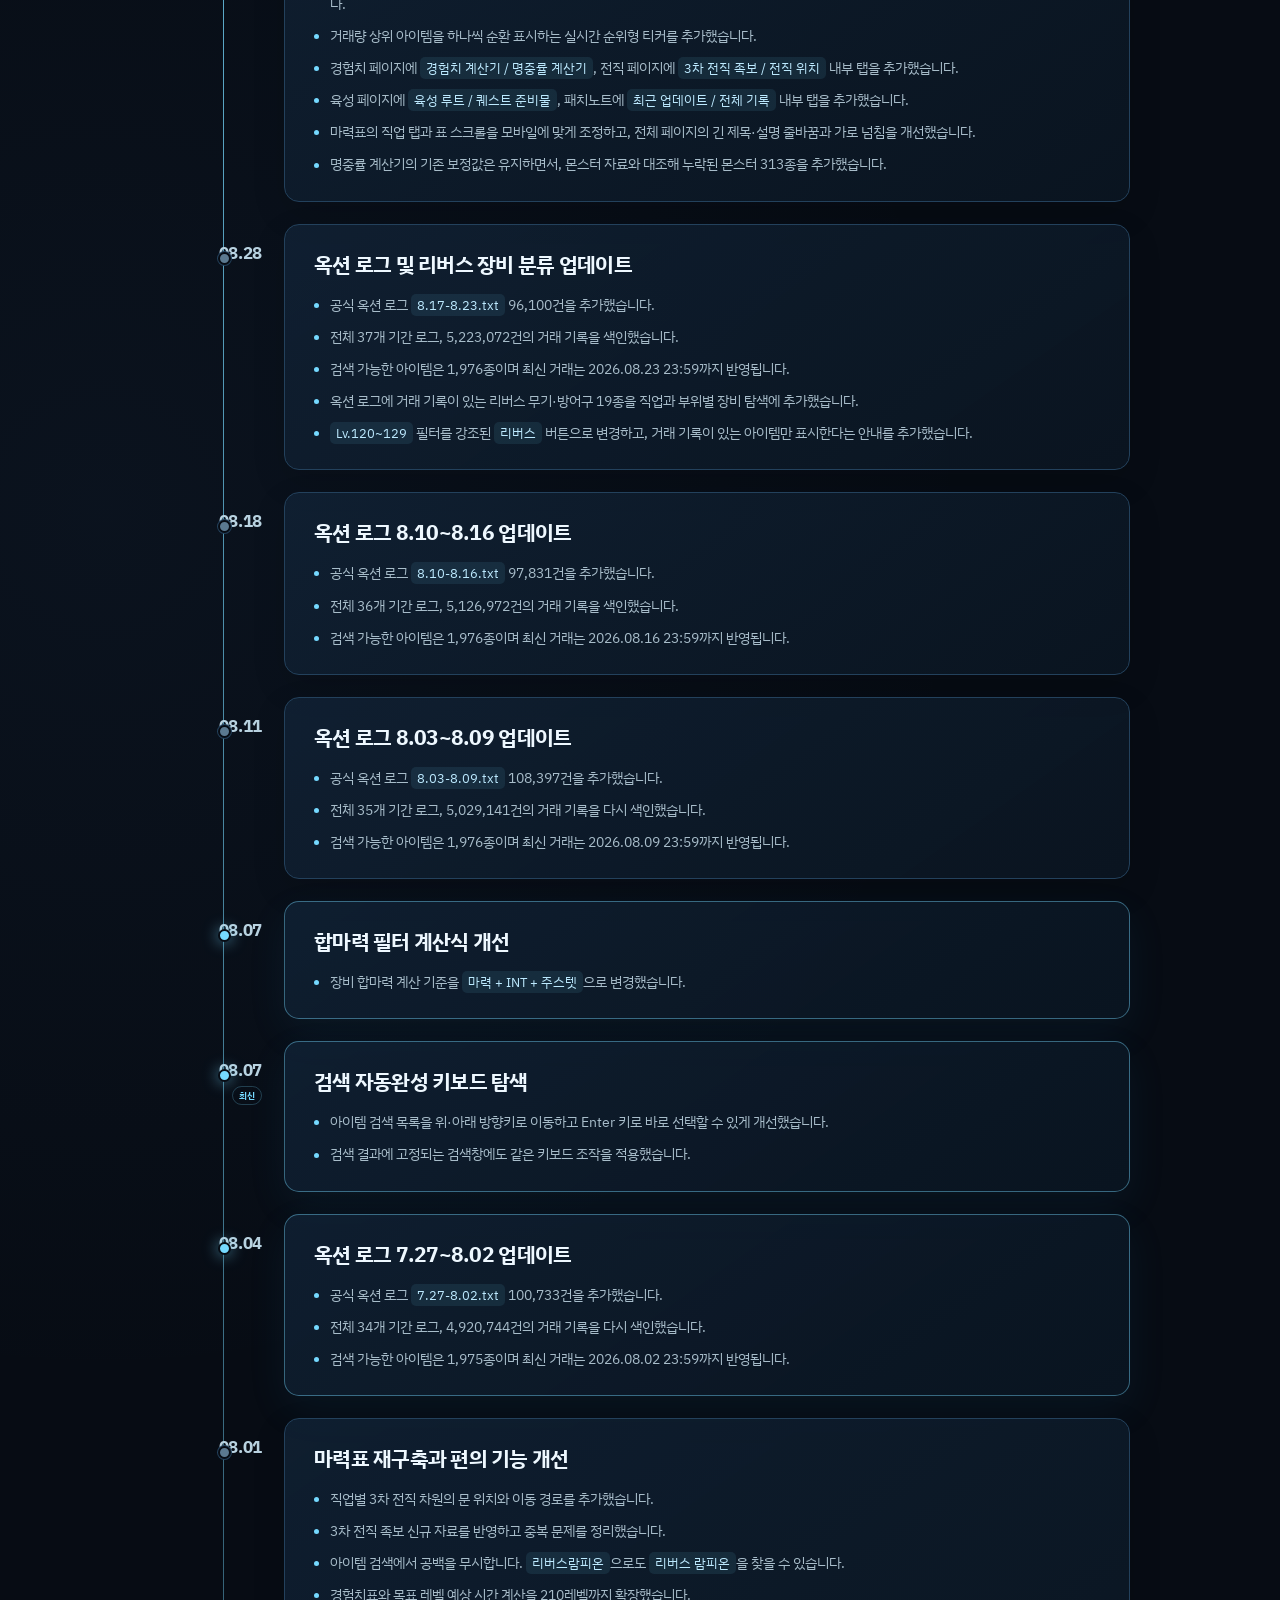
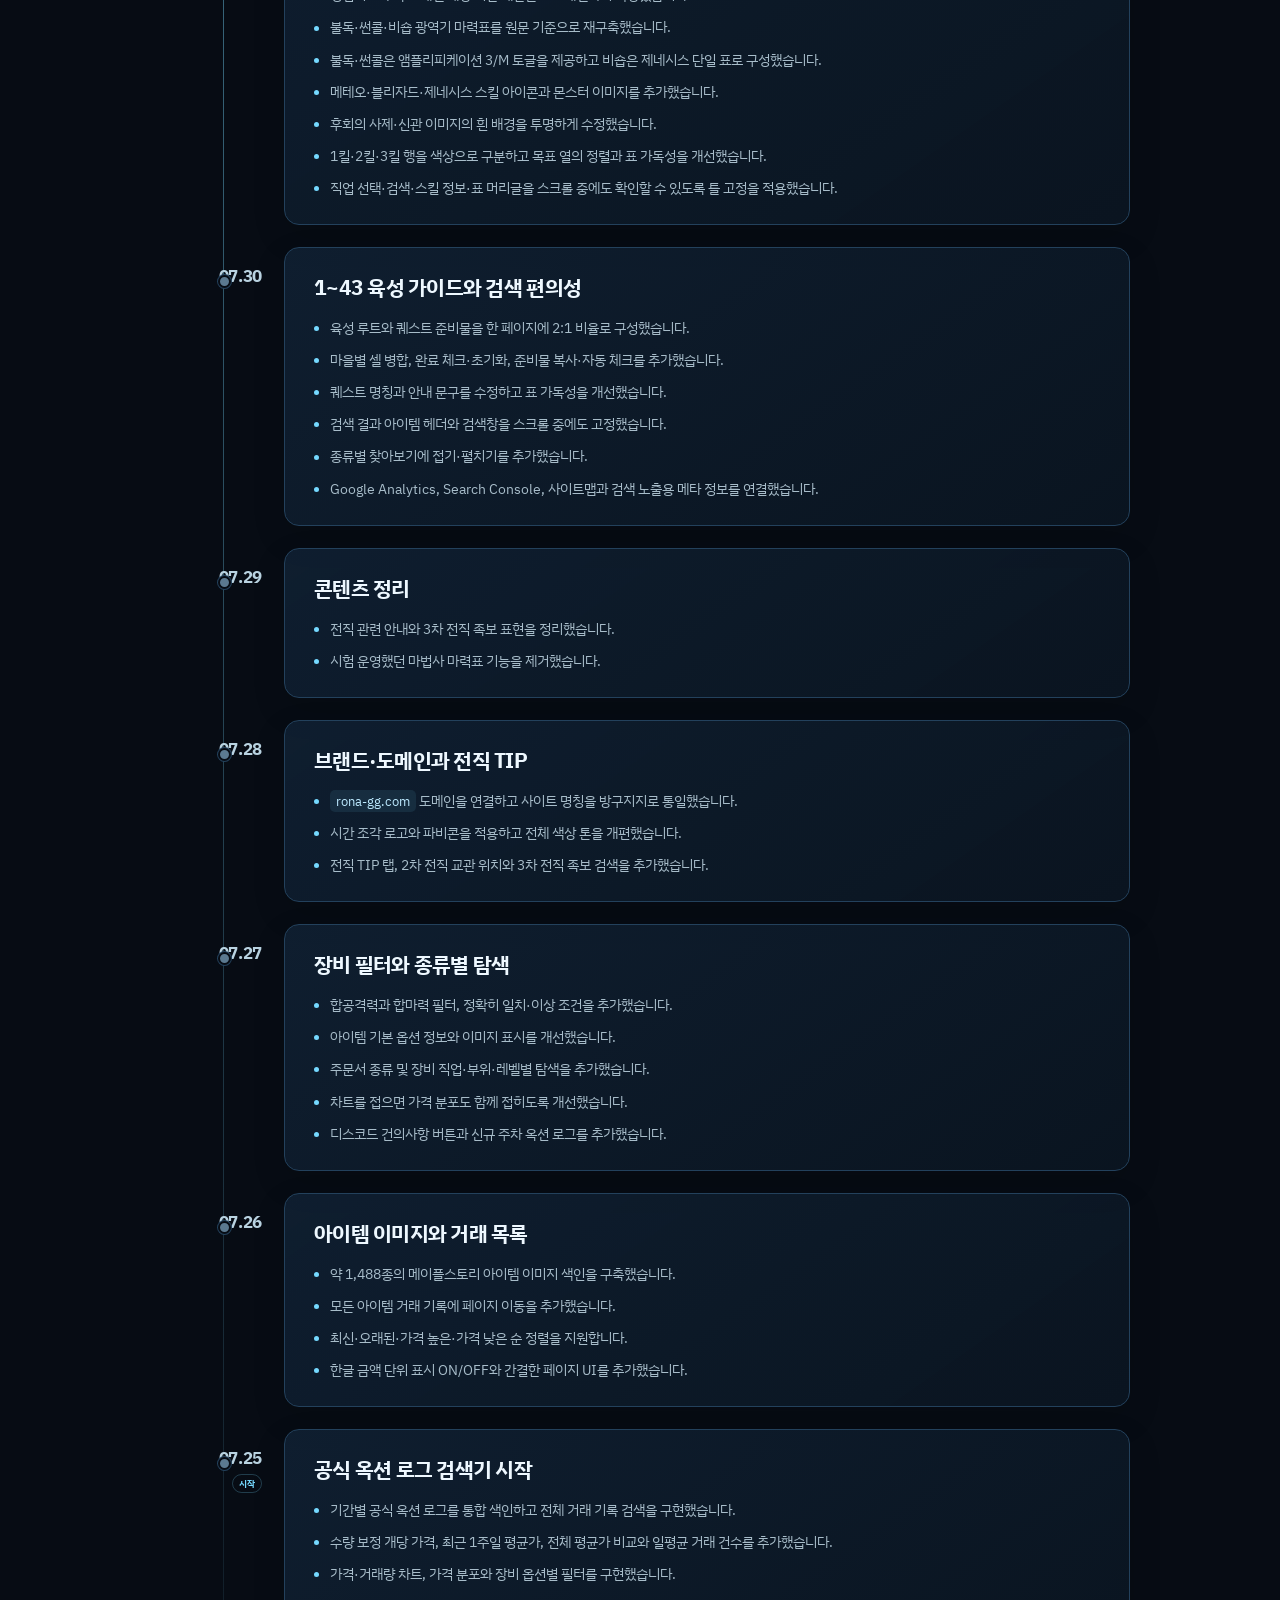
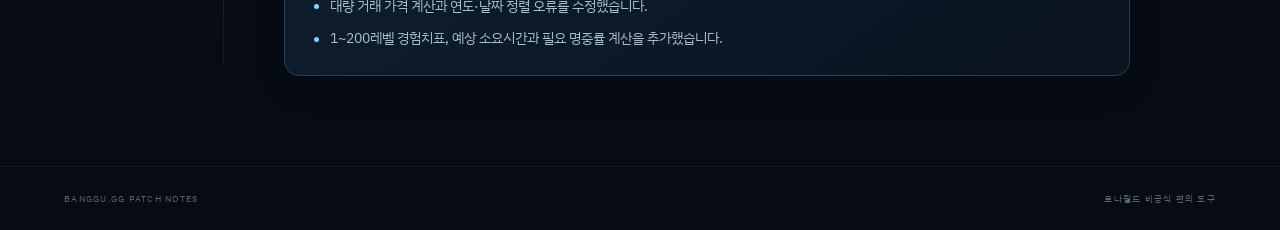
<file: patchnotes.html>
<!doctype html>
<html lang="ko">
  <head>
    <!-- Google tag (gtag.js) -->
    <script async src="https://www.googletagmanager.com/gtag/js?id=G-NYNKXT0ZE3"></script>
    <script>
      window.dataLayer = window.dataLayer || [];
      function gtag(){dataLayer.push(arguments);}
      gtag('js', new Date());
      gtag('config', 'G-NYNKXT0ZE3');
    </script>
    <meta charset="UTF-8" />
    <meta name="viewport" content="width=device-width, initial-scale=1.0" />
    <meta name="theme-color" content="#070c14" />
    <meta name="description" content="방구지지의 로나월드 옥션 검색, 계산기와 가이드 업데이트 내역을 날짜별로 확인하세요." />
    <title>패치노트 - 방구지지</title>
    <link rel="canonical" href="https://rona-gg.com/patchnotes.html" />
    <meta name="robots" content="index, follow" />
    <meta property="og:locale" content="ko_KR" />
    <meta property="og:type" content="website" />
    <meta property="og:site_name" content="방구지지" />
    <meta property="og:title" content="패치노트 - 방구지지" />
    <meta property="og:description" content="방구지지 기능 추가와 개선 내역 타임라인" />
    <meta property="og:url" content="https://rona-gg.com/patchnotes.html" />
    <meta property="og:image" content="https://rona-gg.com/assets/time-shard.png" />
    <link rel="icon" type="image/png" href="assets/time-shard.png" />
    <link rel="preconnect" href="https://fonts.googleapis.com" />
    <link rel="preconnect" href="https://fonts.gstatic.com" crossorigin />
    <link href="https://fonts.googleapis.com/css2?family=Gowun+Dodum&family=IBM+Plex+Sans+KR:wght@400;500;600;700&display=swap" rel="stylesheet" />
    <link rel="stylesheet" href="styles.css?v=20260828-1" />
    <link rel="stylesheet" href="patchnotes.css?v=20260828-1" />
    <link rel="stylesheet" href="mobile-nav.css?v=20260828-3" />
    <script src="mobile-nav.js?v=20260828-1" defer></script>
    <script src="desktop-nav.js?v=20260828-1" defer></script>
    <script src="patchnotes-mobile.js?v=20260828-1" defer></script>
  </head>
  <body>
    <header class="topbar">
      <a class="brand" href="./" aria-label="방구지지 홈">
        <span class="brand-mark"><img src="assets/time-shard.png" alt="시간조각" /></span>
        <span>방구지지</span>
      </a>
      <a class="patch-link active" href="patchnotes.html" aria-current="page">패치노트</a>
      <div class="header-actions">
        <nav class="site-tabs" aria-label="주요 메뉴">
          <a class="header-link" href="./">옥션 검색</a>
          <a class="header-link featured" href="exp.html">경험치 계산</a>
          <a class="header-link featured" href="job.html">전직 관련</a>
          <a class="header-link featured" href="guide.html">1~43 육성</a>
          <a class="header-link featured" href="magic.html">마력표</a>
        </nav>
      </div>
    </header>

    <main class="patch-main">
      <section class="patch-hero">
        <p class="eyebrow">BANGGU.GG UPDATE HISTORY</p>
        <h1>방구지지 <em>패치노트</em></h1>
        <p>새로운 기능과 개선 내역을 날짜별로 기록합니다.</p>
        <span class="latest-badge">최종 업데이트 · 2026.09.29</span>
      </section>

      <nav class="mobile-content-tabs patch-filter-tabs" role="tablist" aria-label="패치노트 범위 선택">
        <button class="active" type="button" role="tab" data-patch-filter="recent" aria-selected="true">최근 업데이트</button>
        <button type="button" role="tab" data-patch-filter="all" aria-selected="false">전체 기록</button>
      </nav>

      <section class="timeline" aria-label="업데이트 타임라인">
        <article class="timeline-entry latest">
          <div class="timeline-date"><time datetime="2026-09-29">09.29</time><span>최신</span></div>
          <div class="patch-card">
            <h2>옥션 로그 9.21~9.27 업데이트</h2>
            <ul>
              <li>공식 옥션 로그 <code>9.21-9.27.txt</code> 103,864건을 추가했습니다.</li>
              <li>전체 42개 기간 로그, 5,705,184건의 거래 기록을 색인했습니다.</li>
              <li>검색 가능한 아이템은 1,984종이며 최신 거래는 2026.09.27 23:59까지 반영됩니다.</li>
            </ul>
          </div>
        </article>
        <article class="timeline-entry">
          <div class="timeline-date"><time datetime="2026-09-23">09.23</time></div>
          <div class="patch-card">
            <h2>옥션 로그 9.14~9.20 업데이트</h2>
            <ul>
              <li>공식 옥션 로그 <code>9.14-9.20.txt</code> 93,056건을 추가했습니다.</li>
              <li>전체 41개 기간 로그, 5,601,320건의 거래 기록을 색인했습니다.</li>
              <li>검색 가능한 아이템은 1,983종이며 최신 거래는 2026.09.20 23:59까지 반영됩니다.</li>
            </ul>
          </div>
        </article>
        <article class="timeline-entry">
          <div class="timeline-date"><time datetime="2026-09-14">09.14</time></div>
          <div class="patch-card">
            <h2>옥션 로그 9.07~9.13 업데이트</h2>
            <ul>
              <li>공식 옥션 로그 <code>9.07-9.13.txt</code> 93,401건을 추가했습니다.</li>
              <li>전체 40개 기간 로그, 5,508,264건의 거래 기록을 색인했습니다.</li>
              <li>검색 가능한 아이템은 1,982종이며 최신 거래는 2026.09.13 23:59까지 반영됩니다.</li>
            </ul>
          </div>
        </article>
        <article class="timeline-entry">
          <div class="timeline-date"><time datetime="2026-09-09">09.09</time></div>
          <div class="patch-card">
            <h2>옥션 로그 8.31~9.06 업데이트</h2>
            <ul>
              <li>공식 옥션 로그 <code>8.31-9.06.txt</code> 98,547건을 추가했습니다.</li>
              <li>전체 39개 기간 로그, 5,414,863건의 거래 기록을 색인했습니다.</li>
              <li>검색 가능한 아이템은 1,982종이며 최신 거래는 2026.09.06 23:59까지 반영됩니다.</li>
            </ul>
          </div>
        </article>
        <article class="timeline-entry">
          <div class="timeline-date"><time datetime="2026-09-03">09.03</time></div>
          <div class="patch-card">
            <h2>옥션 로그 8.24~8.30 업데이트</h2>
            <ul>
              <li>공식 옥션 로그 <code>8.24-8.30.txt</code> 93,244건을 추가했습니다.</li>
              <li>전체 38개 기간 로그, 5,316,316건의 거래 기록을 색인했습니다.</li>
              <li>검색 가능한 아이템은 1,977종이며 최신 거래는 2026.08.30 23:59까지 반영됩니다.</li>
            </ul>
          </div>
        </article>
        <article class="timeline-entry">
          <div class="timeline-date"><time datetime="2026-08-28">08.28</time></div>
          <div class="patch-card">
            <h2>모바일 UI·페이지 탐색 개선</h2>
            <ul>
              <li>모바일 상단 메뉴를 햄버거 방식의 좌측 슬라이드 메뉴로 변경하고, 모든 페이지에서 로고와 메뉴 버튼이 화면 상단에 고정되도록 개선했습니다.</li>
              <li>PC 상단 메뉴는 현재 페이지 하나만 표시하고, 마우스를 올리면 전체 메뉴가 펼쳐지도록 간결하게 변경했습니다.</li>
              <li>메인 제목을 PC와 모바일 모두 <code>로나월드 옥션기록</code>으로 간결하게 정리하고, 모바일에서는 분석 건수와 최신 로그 일자를 검색창 위에 배치했습니다.</li>
              <li>거래량 상위 아이템을 하나씩 순환 표시하는 실시간 순위형 티커를 추가했습니다.</li>
              <li>경험치 페이지에 <code>경험치 계산기 / 명중률 계산기</code>, 전직 페이지에 <code>3차 전직 족보 / 전직 위치</code> 내부 탭을 추가했습니다.</li>
              <li>육성 페이지에 <code>육성 루트 / 퀘스트 준비물</code>, 패치노트에 <code>최근 업데이트 / 전체 기록</code> 내부 탭을 추가했습니다.</li>
              <li>마력표의 직업 탭과 표 스크롤을 모바일에 맞게 조정하고, 전체 페이지의 긴 제목·설명 줄바꿈과 가로 넘침을 개선했습니다.</li>
              <li>명중률 계산기의 기존 보정값은 유지하면서, 몬스터 자료와 대조해 누락된 몬스터 313종을 추가했습니다.</li>
            </ul>
          </div>
        </article>
        <article class="timeline-entry">
          <div class="timeline-date"><time datetime="2026-08-28">08.28</time></div>
          <div class="patch-card">
            <h2>옥션 로그 및 리버스 장비 분류 업데이트</h2>
            <ul>
              <li>공식 옥션 로그 <code>8.17-8.23.txt</code> 96,100건을 추가했습니다.</li>
              <li>전체 37개 기간 로그, 5,223,072건의 거래 기록을 색인했습니다.</li>
              <li>검색 가능한 아이템은 1,976종이며 최신 거래는 2026.08.23 23:59까지 반영됩니다.</li>
              <li>옥션 로그에 거래 기록이 있는 리버스 무기·방어구 19종을 직업과 부위별 장비 탐색에 추가했습니다.</li>
              <li><code>Lv.120~129</code> 필터를 강조된 <code>리버스</code> 버튼으로 변경하고, 거래 기록이 있는 아이템만 표시한다는 안내를 추가했습니다.</li>
            </ul>
          </div>
        </article>
        <article class="timeline-entry">
          <div class="timeline-date"><time datetime="2026-08-18">08.18</time></div>
          <div class="patch-card">
            <h2>옥션 로그 8.10~8.16 업데이트</h2>
            <ul>
              <li>공식 옥션 로그 <code>8.10-8.16.txt</code> 97,831건을 추가했습니다.</li>
              <li>전체 36개 기간 로그, 5,126,972건의 거래 기록을 색인했습니다.</li>
              <li>검색 가능한 아이템은 1,976종이며 최신 거래는 2026.08.16 23:59까지 반영됩니다.</li>
            </ul>
          </div>
        </article>
        <article class="timeline-entry">
          <div class="timeline-date"><time datetime="2026-08-11">08.11</time></div>
          <div class="patch-card">
            <h2>옥션 로그 8.03~8.09 업데이트</h2>
            <ul>
              <li>공식 옥션 로그 <code>8.03-8.09.txt</code> 108,397건을 추가했습니다.</li>
              <li>전체 35개 기간 로그, 5,029,141건의 거래 기록을 다시 색인했습니다.</li>
              <li>검색 가능한 아이템은 1,976종이며 최신 거래는 2026.08.09 23:59까지 반영됩니다.</li>
            </ul>
          </div>
        </article>
        <article class="timeline-entry latest">
          <div class="timeline-date"><time datetime="2026-08-07">08.07</time></div>
          <div class="patch-card">
            <h2>합마력 필터 계산식 개선</h2>
            <ul>
              <li>장비 합마력 계산 기준을 <code>마력 + INT + 주스텟</code>으로 변경했습니다.</li>
            </ul>
          </div>
        </article>
        <article class="timeline-entry latest">
          <div class="timeline-date"><time datetime="2026-08-07">08.07</time><span>최신</span></div>
          <div class="patch-card">
            <h2>검색 자동완성 키보드 탐색</h2>
            <ul>
              <li>아이템 검색 목록을 위·아래 방향키로 이동하고 Enter 키로 바로 선택할 수 있게 개선했습니다.</li>
              <li>검색 결과에 고정되는 검색창에도 같은 키보드 조작을 적용했습니다.</li>
            </ul>
          </div>
        </article>
        <article class="timeline-entry latest">
          <div class="timeline-date"><time datetime="2026-08-04">08.04</time></div>
          <div class="patch-card">
            <h2>옥션 로그 7.27~8.02 업데이트</h2>
            <ul>
              <li>공식 옥션 로그 <code>7.27-8.02.txt</code> 100,733건을 추가했습니다.</li>
              <li>전체 34개 기간 로그, 4,920,744건의 거래 기록을 다시 색인했습니다.</li>
              <li>검색 가능한 아이템은 1,975종이며 최신 거래는 2026.08.02 23:59까지 반영됩니다.</li>
            </ul>
          </div>
        </article>

        <article class="timeline-entry">
          <div class="timeline-date"><time datetime="2026-08-01">08.01</time></div>
          <div class="patch-card">
            <h2>마력표 재구축과 편의 기능 개선</h2>
            <ul>
              <li>직업별 3차 전직 차원의 문 위치와 이동 경로를 추가했습니다.</li>
              <li>3차 전직 족보 신규 자료를 반영하고 중복 문제를 정리했습니다.</li>
              <li>아이템 검색에서 공백을 무시합니다. <code>리버스람피온</code>으로도 <code>리버스 람피온</code>을 찾을 수 있습니다.</li>
              <li>경험치표와 목표 레벨 예상 시간 계산을 210레벨까지 확장했습니다.</li>
              <li>불독·썬콜·비숍 광역기 마력표를 원문 기준으로 재구축했습니다.</li>
              <li>불독·썬콜은 앰플리피케이션 3/M 토글을 제공하고 비숍은 제네시스 단일 표로 구성했습니다.</li>
              <li>메테오·블리자드·제네시스 스킬 아이콘과 몬스터 이미지를 추가했습니다.</li>
              <li>후회의 사제·신관 이미지의 흰 배경을 투명하게 수정했습니다.</li>
              <li>1킬·2킬·3킬 행을 색상으로 구분하고 목표 열의 정렬과 표 가독성을 개선했습니다.</li>
              <li>직업 선택·검색·스킬 정보·표 머리글을 스크롤 중에도 확인할 수 있도록 틀 고정을 적용했습니다.</li>
            </ul>
          </div>
        </article>

        <article class="timeline-entry">
          <div class="timeline-date"><time datetime="2026-07-30">07.30</time></div>
          <div class="patch-card">
            <h2>1~43 육성 가이드와 검색 편의성</h2>
            <ul>
              <li>육성 루트와 퀘스트 준비물을 한 페이지에 2:1 비율로 구성했습니다.</li>
              <li>마을별 셀 병합, 완료 체크·초기화, 준비물 복사·자동 체크를 추가했습니다.</li>
              <li>퀘스트 명칭과 안내 문구를 수정하고 표 가독성을 개선했습니다.</li>
              <li>검색 결과 아이템 헤더와 검색창을 스크롤 중에도 고정했습니다.</li>
              <li>종류별 찾아보기에 접기·펼치기를 추가했습니다.</li>
              <li>Google Analytics, Search Console, 사이트맵과 검색 노출용 메타 정보를 연결했습니다.</li>
            </ul>
          </div>
        </article>

        <article class="timeline-entry">
          <div class="timeline-date"><time datetime="2026-07-29">07.29</time></div>
          <div class="patch-card">
            <h2>콘텐츠 정리</h2>
            <ul>
              <li>전직 관련 안내와 3차 전직 족보 표현을 정리했습니다.</li>
              <li>시험 운영했던 마법사 마력표 기능을 제거했습니다.</li>
            </ul>
          </div>
        </article>

        <article class="timeline-entry">
          <div class="timeline-date"><time datetime="2026-07-28">07.28</time></div>
          <div class="patch-card">
            <h2>브랜드·도메인과 전직 TIP</h2>
            <ul>
              <li><code>rona-gg.com</code> 도메인을 연결하고 사이트 명칭을 방구지지로 통일했습니다.</li>
              <li>시간 조각 로고와 파비콘을 적용하고 전체 색상 톤을 개편했습니다.</li>
              <li>전직 TIP 탭, 2차 전직 교관 위치와 3차 전직 족보 검색을 추가했습니다.</li>
            </ul>
          </div>
        </article>

        <article class="timeline-entry">
          <div class="timeline-date"><time datetime="2026-07-27">07.27</time></div>
          <div class="patch-card">
            <h2>장비 필터와 종류별 탐색</h2>
            <ul>
              <li>합공격력과 합마력 필터, 정확히 일치·이상 조건을 추가했습니다.</li>
              <li>아이템 기본 옵션 정보와 이미지 표시를 개선했습니다.</li>
              <li>주문서 종류 및 장비 직업·부위·레벨별 탐색을 추가했습니다.</li>
              <li>차트를 접으면 가격 분포도 함께 접히도록 개선했습니다.</li>
              <li>디스코드 건의사항 버튼과 신규 주차 옥션 로그를 추가했습니다.</li>
            </ul>
          </div>
        </article>

        <article class="timeline-entry">
          <div class="timeline-date"><time datetime="2026-07-26">07.26</time></div>
          <div class="patch-card">
            <h2>아이템 이미지와 거래 목록</h2>
            <ul>
              <li>약 1,488종의 메이플스토리 아이템 이미지 색인을 구축했습니다.</li>
              <li>모든 아이템 거래 기록에 페이지 이동을 추가했습니다.</li>
              <li>최신·오래된·가격 높은·가격 낮은 순 정렬을 지원합니다.</li>
              <li>한글 금액 단위 표시 ON/OFF와 간결한 페이지 UI를 추가했습니다.</li>
            </ul>
          </div>
        </article>

        <article class="timeline-entry">
          <div class="timeline-date"><time datetime="2026-07-25">07.25</time><span>시작</span></div>
          <div class="patch-card">
            <h2>공식 옥션 로그 검색기 시작</h2>
            <ul>
              <li>기간별 공식 옥션 로그를 통합 색인하고 전체 거래 기록 검색을 구현했습니다.</li>
              <li>수량 보정 개당 가격, 최근 1주일 평균가, 전체 평균가 비교와 일평균 거래 건수를 추가했습니다.</li>
              <li>가격·거래량 차트, 가격 분포와 장비 옵션별 필터를 구현했습니다.</li>
              <li>대량 거래 가격 계산과 연도·날짜 정렬 오류를 수정했습니다.</li>
              <li>1~200레벨 경험치표, 예상 소요시간과 필요 명중률 계산을 추가했습니다.</li>
            </ul>
          </div>
        </article>
      </section>
    </main>

    <footer><span>BANGGU.GG PATCH NOTES</span><span>로나월드 비공식 편의 도구</span></footer>
  </body>
</html>
</file>
<file: styles.css>
﻿:root {
  --bg: #070c14;
  --surface: #0c1724;
  --surface-2: #112337;
  --line: #23415c;
  --muted: #7897ad;
  --text: #eef8ff;
  --accent: #75d9ff;
  --accent-soft: rgba(117, 217, 255, 0.12);
  --orange: #ff9a62;
  font-family: "IBM Plex Sans KR", sans-serif;
  color: var(--text);
  background: var(--bg);
}

* { box-sizing: border-box; }
html { scroll-behavior: smooth; }
body {
  margin: 0;
  min-width: 320px;
  color: var(--text);
  background:
    radial-gradient(circle at 50% -12%, rgba(87, 181, 255, .12), transparent 34%),
    radial-gradient(circle at 8% 42%, rgba(72, 133, 205, .055), transparent 28%),
    var(--bg);
}
button, input { font: inherit; }
button { color: inherit; }
.sr-only { position: absolute; width: 1px; height: 1px; padding: 0; margin: -1px; overflow: hidden; clip: rect(0,0,0,0); white-space: nowrap; border: 0; }

.topbar {
  height: 72px;
  display: flex;
  align-items: center;
  justify-content: space-between;
  padding: 0 clamp(24px, 5vw, 72px);
  border-bottom: 1px solid rgba(117,217,255,.12);
  background: rgba(7,12,20,.82);
  backdrop-filter: blur(14px);
}
.brand { display: flex; gap: 11px; align-items: center; color: inherit; text-decoration: none; font-weight: 700; letter-spacing: -.02em; }
.brand-mark { display: grid; place-items: center; width: 38px; height: 38px; }
.brand-mark img { display: block; width: 36px; height: 36px; object-fit: contain; image-rendering: pixelated; filter: drop-shadow(0 0 7px rgba(117,217,255,.48)); }
.patch-link { margin-right: auto; margin-left: 24px; padding: 8px 12px; color: #9fc9dc; border: 1px solid rgba(117,217,255,.24); border-radius: 8px; background: rgba(117,217,255,.055); text-decoration: none; font-size: 12px; font-weight: 700; transition: .18s ease; }
.patch-link:hover, .patch-link.active { color: #06131d; border-color: var(--accent); background: var(--accent); box-shadow: 0 0 18px rgba(117,217,255,.14); }
.header-actions { display: flex; align-items: center; gap: 20px; }
.site-tabs { display: flex; align-items: center; gap: 3px; padding: 4px; background: #0c1724; border: 1px solid var(--line); border-radius: 11px; }
.header-link { position: relative; padding: 9px 13px; color: #9ba8b2; border-radius: 7px; text-decoration: none; font-size: 12px; font-weight: 600; transition: .18s ease; }
.header-link:hover { color: var(--text); background: #1a242d; }
.header-link.active { color: #06131d; background: var(--accent); box-shadow: 0 0 0 1px var(--accent), 0 5px 16px rgba(117,217,255,.14); }
.header-link.featured:not(.active) { color: var(--accent); }
.header-link.featured:not(.active)::after { content: ""; position: absolute; top: 6px; right: 6px; width: 4px; height: 4px; background: var(--accent); border-radius: 50%; box-shadow: 0 0 7px var(--accent); }
.site-tabs.desktop-nav-collapsed .header-link:not(.active) { display: none; }
.site-tabs.desktop-nav-collapsed:hover .header-link,
.site-tabs.desktop-nav-collapsed:focus-within .header-link { display: block; }
.site-tabs.desktop-nav-collapsed { position: relative; }
.site-tabs.desktop-nav-collapsed:hover,
.site-tabs.desktop-nav-collapsed:focus-within { box-shadow: 0 10px 30px rgba(0, 0, 0, .32); }
.data-status { display: flex; gap: 10px; align-items: center; color: var(--muted); font-size: 13px; }
.status-dot { width: 7px; height: 7px; background: var(--accent); border-radius: 50%; box-shadow: 0 0 12px var(--accent); }
.status-copy { display: flex; flex-direction: column; gap: 3px; text-align: right; }
.status-copy strong { color: #bdc7cf; font-size: 13px; font-weight: 600; }
.status-copy small { color: #75828d; font-size: 10px; }

main { width: min(1180px, calc(100% - 40px)); margin: 0 auto; }
.hero { position: relative; padding: 105px 0 84px; text-align: center; }
.hero::before {
  content: "";
  position: absolute;
  width: 540px; height: 340px;
  left: 50%; top: 30px;
  transform: translateX(-50%);
  background: radial-gradient(ellipse, rgba(117,217,255,.085), transparent 68%);
  pointer-events: none;
}
.eyebrow { margin: 0 0 18px; color: var(--accent); font-size: 11px; font-weight: 700; letter-spacing: .18em; }
h1 { position: relative; margin: 0; font-family: "Gowun Dodum", sans-serif; font-size: clamp(46px, 7vw, 82px); font-weight: 400; line-height: 1.12; letter-spacing: -.055em; }
h1 em { color: var(--accent); font-style: normal; }
.hero-copy { margin: 27px 0 36px; color: #a6b0b9; font-size: 16px; line-height: 1.8; }
.search-shell { position: relative; display: flex; align-items: center; width: min(680px, 100%); height: 66px; margin: 52px auto 0; padding: 0 18px; background: #f0f4f1; border: 2px solid transparent; border-radius: 12px; box-shadow: 0 22px 70px rgba(0,0,0,.3); z-index: 4; }
.search-shell:focus-within { border-color: var(--accent); }
.search-icon { width: 18px; height: 18px; margin-right: 14px; border: 2px solid #56616a; border-radius: 50%; }
.search-icon::after { content:""; display:block; width: 7px; height:2px; background:#56616a; transform: translate(13px,13px) rotate(45deg); }
.search-shell input { flex: 1; min-width: 0; border: 0; outline: 0; background: transparent; color: #10161c; font-size: 17px; }
.search-shell input::placeholder { color: #737d84; }
kbd { padding: 3px 8px; border: 1px solid #cbd1ce; border-radius: 5px; color: #778079; background: #e4e9e5; font-size: 12px; }
.suggestions { position: absolute; top: 72px; left: 0; right: 0; padding: 8px; max-height: 330px; overflow-y: auto; text-align: left; color: var(--text); background: #102235; border: 1px solid var(--line); border-radius: 12px; box-shadow: 0 24px 50px rgba(0,0,0,.45); }
.suggestion { display: flex; align-items: center; justify-content: space-between; width: 100%; padding: 13px 14px; border: 0; border-radius: 8px; background: transparent; text-align: left; cursor: pointer; }
.suggestion:hover, .suggestion.active { color: #06131d; background: var(--accent); }
.suggestion small { color: var(--muted); }
.suggestion:hover small, .suggestion.active small { color: #315469; }
.popular { display: flex; justify-content: center; flex-wrap: wrap; gap: 8px; margin-top: 18px; }
.popular span { color: var(--muted); font-size: 12px; line-height: 28px; }
.chip { padding: 6px 11px; border: 1px solid var(--line); border-radius: 99px; color: #aeb7bf; background: transparent; font-size: 12px; cursor: pointer; }
.chip:hover { border-color: #596876; color: var(--text); }
.catalog-panel { margin: -18px 0 28px; padding: 24px; border: 1px solid var(--line); border-radius: 18px; background: rgba(16,24,32,.82); }
.catalog-panel[hidden] { display: none; }
.catalog-heading { display: flex; align-items: end; justify-content: space-between; gap: 18px; }
.catalog-heading .eyebrow { margin: 0 0 5px; }
.catalog-heading h2 { margin: 0; font-size: 22px; }
.catalog-heading-actions { display: flex; align-items: center; gap: 8px; }
.catalog-source { margin: 7px 0 0; color: var(--muted); font-size: 11px; }
.catalog-source a { color: #aeb8c2; }
.catalog-source a:hover { color: var(--accent); }
.catalog-tabs { display: inline-flex; gap: 4px; padding: 4px; border: 1px solid var(--line); border-radius: 12px; background: #08131f; }
.catalog-tabs button, .catalog-filters button { color: var(--muted); background: transparent; border: 1px solid transparent; cursor: pointer; }
.catalog-tabs button { padding: 8px 16px; border-radius: 8px; font-weight: 700; }
.catalog-tabs button.active { color: #06131d; background: var(--accent); }
.catalog-toggle { padding: 10px 13px; color: #9fdfff; border: 1px solid #31536b; border-radius: 10px; background: #091824; cursor: pointer; font-size: 11px; font-weight: 800; }
.catalog-toggle:hover { color: #06131d; border-color: var(--accent); background: var(--accent); }
#catalogBody[hidden] { display: none; }
.catalog-filters { display: flex; flex-wrap: wrap; gap: 7px; margin-top: 19px; padding-top: 17px; border-top: 1px solid rgba(255,255,255,.07); }
.catalog-secondary, .catalog-levels { margin-top: 10px; padding-top: 0; border-top: 0; }
.catalog-filters button { padding: 7px 11px; border-color: var(--line); border-radius: 999px; font-size: 12px; }
.catalog-filters button:hover, .catalog-filters button.active { color: var(--accent); border-color: rgba(117,217,255,.55); background: rgba(117,217,255,.07); }

#catalogLevels button[data-catalog-value="120"] {
  color: #ffd166;
  border-color: rgba(255, 209, 102, .72);
  background: rgba(255, 209, 102, .1);
  box-shadow: 0 0 18px rgba(255, 209, 102, .08);
  font-weight: 700;
}
#catalogLevels button[data-catalog-value="120"]:hover,
#catalogLevels button[data-catalog-value="120"].active {
  color: #08111c;
  border-color: #ffd166;
  background: #ffd166;
  box-shadow: 0 0 22px rgba(255, 209, 102, .22);
}
.catalog-result-heading { display: flex; align-items: center; justify-content: space-between; gap: 12px; margin-top: 20px; }
.catalog-result-heading strong { font-size: 14px; }
.catalog-result-heading span { color: var(--muted); font-size: 11px; }
.catalog-items { display: grid; grid-template-columns: repeat(4, minmax(0, 1fr)); gap: 8px; max-height: 330px; margin-top: 11px; overflow-y: auto; }
.catalog-item { display: flex; align-items: center; justify-content: space-between; gap: 8px; min-width: 0; padding: 10px 11px; color: #dce7ef; background: #0a1723; border: 1px solid var(--line); border-radius: 9px; text-align: left; cursor: pointer; }
.catalog-item:hover { color: var(--accent); border-color: #465667; }
.catalog-item span { overflow: hidden; text-overflow: ellipsis; white-space: nowrap; }
.catalog-item small { flex: 0 0 auto; color: var(--muted); font-size: 10px; }

.empty-panel { position: relative; display: flex; flex-direction: column; align-items: center; justify-content: center; min-height: 190px; padding: 28px; overflow: hidden; text-align: center; border: 1px solid var(--line); border-radius: 18px; background: linear-gradient(145deg, rgba(23,33,43,.72), rgba(15,21,28,.5)); }
.empty-panel[hidden] { display: none; }
.empty-panel h2 { margin: 14px 0 6px; font-size: 20px; }
.empty-panel p { margin: 0; color: var(--muted); font-size: 14px; }
.empty-orbit { display: grid; place-items: center; width: 54px; height: 54px; border: 1px solid #465360; border-radius: 50%; }
.empty-orbit::before { content:""; position:absolute; width: 78px; height: 26px; border: 1px solid #2e3944; border-radius: 50%; transform: rotate(-25deg); }
.empty-orbit span { width: 9px; height: 9px; border-radius: 50%; background: var(--accent); box-shadow: 0 0 18px var(--accent); }

.result { padding-top: 15px; }
.result-sticky-sentinel { width: 1px; height: 1px; }
.result-heading { position: sticky; z-index: 24; top: 0; display: flex; align-items: center; justify-content: space-between; margin: 0 -18px 24px; padding: 14px 18px; border-bottom: 1px solid rgba(117,217,255,.2); background: rgba(7,12,20,.94); box-shadow: 0 12px 26px rgba(0,0,0,.22); backdrop-filter: blur(16px); }
.result-identity { display: flex; align-items: center; gap: 16px; min-width: 0; }
.item-icon-wrap { flex: 0 0 auto; width: 76px; height: 76px; padding: 6px; border: 1px solid var(--line); border-radius: 14px; background: radial-gradient(circle, rgba(117,217,255,.1), transparent 68%), var(--surface); }
.item-icon-wrap img { display: block; width: 100%; height: 100%; image-rendering: pixelated; object-fit: contain; }
.result-heading .eyebrow { margin-bottom: 8px; }
.result-title-row { display: flex; align-items: center; gap: 13px; min-width: 0; }
.result-heading h2 { margin: 0; font-size: clamp(28px, 4vw, 42px); letter-spacing: -.04em; }
.sticky-search { position: relative; display: none; flex: 1 1 360px; max-width: 390px; height: 42px; margin-left: auto; padding: 0 15px; align-items: center; gap: 11px; border: 1px solid #31536b; border-radius: 10px; background: #f3f6f5; }
.result-heading.is-stuck .sticky-search { display: flex; margin-right: 16px; }
.sticky-search .search-icon { flex: 0 0 auto; border-color: #526572; }
.sticky-search input { width: 100%; min-width: 0; color: #111b22; border: 0; outline: 0; background: transparent; font-size: 14px; font-weight: 600; }
.sticky-search input::placeholder { color: #6d7b84; }
.sticky-suggestions { position: absolute; z-index: 40; top: calc(100% + 7px); right: 0; left: 0; overflow: hidden; border: 1px solid #31536b; border-radius: 10px; background: #0b1723; box-shadow: 0 18px 40px rgba(0,0,0,.45); }
.sticky-suggestions .suggestion { width: 100%; }
.item-info { position: relative; flex: 0 0 auto; }
.item-info-button { display: inline-flex; align-items: center; gap: 5px; padding: 7px 10px; border: 1px solid #344451; border-radius: 999px; color: #9fb0bc; background: #111a22; cursor: help; font: inherit; font-size: 11px; font-weight: 700; }
.item-info-button span { color: var(--accent); font-size: 13px; }
.item-info-button:hover, .item-info-button:focus-visible, .item-info.is-open .item-info-button { border-color: rgba(117,217,255,.65); color: #f2f6f8; outline: none; background: rgba(117,217,255,.08); }
.item-info-tooltip { position: absolute; z-index: 30; top: calc(100% + 12px); left: 0; width: min(330px, calc(100vw - 42px)); padding: 18px; border: 1px solid #3a4a56; border-radius: 14px; color: #ecf2f5; background: linear-gradient(155deg, #17232d, #0b1926 72%); box-shadow: 0 22px 55px rgba(0,0,0,.55), inset 0 1px rgba(255,255,255,.04); opacity: 0; visibility: hidden; transform: translateY(-4px); transition: opacity .16s ease, transform .16s ease, visibility .16s; pointer-events: none; }
.item-info-tooltip::before { content: ""; position: absolute; top: -7px; left: 22px; width: 12px; height: 12px; border-left: 1px solid #3a4a56; border-top: 1px solid #3a4a56; background: #17232d; transform: rotate(45deg); }
.item-info:hover .item-info-tooltip, .item-info:focus-within .item-info-tooltip, .item-info.is-open .item-info-tooltip { opacity: 1; visibility: visible; transform: translateY(0); pointer-events: auto; }
.item-tooltip-head { display: flex; align-items: start; justify-content: space-between; gap: 12px; padding-bottom: 14px; }
.item-tooltip-head small { display: block; margin-bottom: 5px; color: var(--accent); font-size: 9px; font-weight: 800; letter-spacing: .14em; }
.item-tooltip-head strong { display: block; font-size: 18px; line-height: 1.25; }
.item-tooltip-level { padding: 4px 7px; border-radius: 6px; color: #091015; background: var(--accent); font-size: 11px; font-weight: 900; white-space: nowrap; }
.item-info-tooltip dl { margin: 0; }
.item-info-tooltip dl > div { display: flex; align-items: center; justify-content: space-between; gap: 18px; padding: 5px 0; }
.item-info-tooltip dt { color: #82919c; font-size: 12px; }
.item-info-tooltip dd { margin: 0; color: #e9eef1; font-size: 12px; font-weight: 700; text-align: right; }
.item-tooltip-divider { display: flex; align-items: center; gap: 10px; margin: 11px 0 6px; color: #b9c5cc; font-size: 10px; font-weight: 800; }
.item-tooltip-divider::before, .item-tooltip-divider::after { content: ""; height: 1px; background: #2b3944; }
.item-tooltip-divider::before { width: 10px; }
.item-tooltip-divider::after { flex: 1; }
.item-tooltip-stats dd { color: var(--accent); }
.item-tooltip-empty { margin: 10px 0; color: #81909a; font-size: 12px; }
.item-tooltip-source { margin: 13px 0 0; padding-top: 11px; border-top: 1px solid #26343e; color: #64737e; font-size: 9px; line-height: 1.45; }
.ghost-button, .text-button { border: 0; background: transparent; cursor: pointer; }
.ghost-button { display: inline-flex; align-items: center; justify-content: center; min-height: 42px; padding: 0 14px; border: 1px solid var(--line); border-radius: 8px; color: #bac3ca; font-size: 12px; }
.ghost-button:hover { border-color: var(--accent); color: var(--accent); }
.stats-grid { display: grid; grid-template-columns: repeat(5, 1fr); gap: 12px; }
.stat-card { min-width: 0; padding: 22px; border: 1px solid var(--line); border-radius: 14px; background: var(--surface); }
.stat-card span { display: block; margin-bottom: 17px; color: var(--muted); font-size: 12px; }
.stat-card strong { display: block; overflow: hidden; text-overflow: ellipsis; font-size: clamp(19px, 2.4vw, 30px); letter-spacing: -.045em; white-space: nowrap; }
.stat-card small { display: block; margin-top: 5px; color: #65717c; font-size: 11px; line-height: 1.45; }
.stat-value-row { min-width: 0; }
.stat-value-row .comparison-badge { display: inline-block; margin: 6px 0 0; padding: 4px 7px; border-radius: 6px; font-size: 10px; font-weight: 700; white-space: nowrap; }
.comparison-badge.up { color: #ff705a; background: rgba(255, 112, 90, .12); }
.comparison-badge.down { color: #55aaff; background: rgba(80, 160, 255, .12); }
.comparison-badge.same { color: #aeb7bf; background: rgba(174, 183, 191, .1); }
.stat-card.featured { border-color: rgba(117,217,255,.33); background: var(--accent-soft); }
.stat-card.featured strong { color: var(--accent); }
.content-grid { display: grid; grid-template-columns: 1.75fr 1fr; gap: 12px; margin-top: 12px; }
.panel { border: 1px solid var(--line); border-radius: 14px; background: var(--surface); }
.option-panel { margin-top: 12px; padding: 23px; }
.option-filters { display: grid; grid-template-columns: repeat(4, minmax(0, 1fr)); gap: 12px; margin-top: 22px; }
.option-filter { padding: 13px; border: 1px solid var(--line); border-radius: 10px; background: #0b1926; }
.option-filter > span { display: block; margin-bottom: 9px; color: #c7d0d6; font-size: 11px; font-weight: 600; }
.derived-option-filter { border-color: rgba(117,217,255,.25); background: rgba(117,217,255,.035); }
.derived-filter-title { min-height: 29px; }
.derived-filter-title b { margin-right: 6px; color: var(--accent); }
.derived-filter-title select { height: 27px; margin-right: 5px; padding: 0 24px 0 8px; color: #e4ebef; background: #11263a; border: 1px solid #34434f; border-radius: 6px; outline: none; font-size: 11px; }
.derived-filter-title select:focus { border-color: var(--accent); }
.derived-option-filter small { color: #84929c; font-weight: 400; }
.derived-filter-input { display: grid !important; grid-template-columns: minmax(0, 1fr) auto; gap: 7px; margin-bottom: 0 !important; }
.derived-filter-input input { width: 100%; min-width: 0; padding: 8px; color: var(--text); background: #11263a; border: 1px solid #2b3843; border-radius: 6px; outline: none; font-size: 12px; }
.derived-filter-input input:focus { border-color: var(--accent); }
.derived-mode-toggle { min-width: 82px; padding: 0 9px; color: #aeb8c0; background: #11263a; border: 1px solid #34434f; border-radius: 6px; font-size: 10px; font-weight: 700; cursor: pointer; }
.derived-mode-toggle[aria-pressed="true"] { color: #06131d; border-color: var(--accent); background: var(--accent); }
.range-inputs { display: grid; grid-template-columns: 1fr auto 1fr; gap: 7px; align-items: center; }
.range-inputs span { color: #5f6b75; font-size: 10px; }
.range-inputs input { width: 100%; min-width: 0; padding: 8px; color: var(--text); background: #11263a; border: 1px solid #2b3843; border-radius: 6px; outline: none; font-size: 12px; }
.range-inputs input:focus { border-color: var(--accent); }
.range-inputs input::placeholder { color: #56626c; }
.filter-summary { margin: 15px 0 0; color: var(--accent); font-size: 11px; }
.chart-panel, .distribution-panel { padding: 23px; }
.panel-heading { display: flex; align-items: start; justify-content: space-between; }
.panel-heading h3 { margin: 0 0 6px; font-size: 18px; }
.panel-heading p, .unit-label { margin: 0; color: #96a3ae; font-size: 13px; }
.chart-legend { display: flex; gap: 15px; margin-top: 7px; color: #96a3ae; font-size: 12px; }
.chart-legend span { display: inline-flex; align-items: center; gap: 6px; }
.chart-legend span::before { content: ""; width: 15px; height: 3px; border-radius: 99px; background: var(--accent); }
.chart-legend .count-legend::before { background: var(--orange); }
.chart-toggle { flex: 0 0 auto; }
.chart-unit-label { margin-top: -20px; color: var(--muted); font-size: 12px; text-align: right; }
.chart-content[hidden] { display: none; }
.chart-panel.is-collapsed { align-self: start; }
.content-grid.is-chart-collapsed { grid-template-columns: 1fr; }
.distribution-panel[hidden] { display: none; }
.chart-wrap { position: relative; height: 260px; margin-top: 25px; }
#priceChart { width: 100%; height: 100%; }
.chart-tooltip { position: absolute; padding: 8px 10px; pointer-events: none; color: #06131d; background: var(--accent); border-radius: 7px; font-size: 11px; font-weight: 700; transform: translate(-50%, -115%); }
.chart-tooltip.count-tooltip { background: var(--orange); }
.distribution { display: flex; flex-direction: column; gap: 15px; margin-top: 27px; }
.dist-row { display: grid; grid-template-columns: 75px 1fr 28px; align-items: center; gap: 10px; font-size: 10px; color: var(--muted); }
.dist-track { height: 8px; overflow: hidden; background: #26313a; border-radius: 99px; }
.dist-bar { height: 100%; min-width: 3px; background: var(--orange); border-radius: inherit; }
.dist-row strong { color: #aab4bc; font-size: 10px; text-align: right; }
.trades-panel { margin-top: 12px; padding: 30px; }
.text-button { color: var(--accent); font-size: 13px; font-weight: 600; }
.trade-controls { display: flex; align-items: center; gap: 7px; }
.sort-control { position: relative; }
.sort-control::after { content: "▾"; position: absolute; top: 50%; right: 10px; color: var(--accent); font-size: 10px; transform: translateY(-50%); pointer-events: none; }
.sort-control select { height: 36px; padding: 0 29px 0 11px; color: #d8e0e5; background: #11263a; border: 1px solid var(--line); border-radius: 7px; font-size: 12px; font-weight: 600; appearance: none; cursor: pointer; }
.sort-control select:focus { outline: 1px solid var(--accent); outline-offset: 1px; }
.unit-toggle { height: 36px; padding: 0 11px; color: var(--muted); background: #11263a; border: 1px solid var(--line); border-radius: 7px; font-size: 11px; font-weight: 600; cursor: pointer; }
.unit-toggle[aria-pressed="true"] { color: #06131d; background: var(--accent); border-color: var(--accent); }
.table-wrap { margin-top: 27px; overflow-x: auto; }
table { width: 100%; min-width: 900px; border-collapse: collapse; font-size: 15px; }
th { padding: 14px 12px; color: #91a0ac; border-bottom: 1px solid var(--line); font-size: 12px; font-weight: 600; text-align: right; }
th:first-child, td:first-child { text-align: left; }
td { padding: 18px 12px; color: #d0d8de; border-bottom: 1px solid rgba(37,49,61,.8); text-align: right; }
td:last-child { color: #fff; font-size: 16px; font-weight: 700; }
.option-tags { display: flex; justify-content: flex-end; flex-wrap: wrap; gap: 6px; min-width: 300px; }
.option-tag { padding: 5px 8px; color: #d1d9df; background: #24313c; border: 1px solid #2d3d49; border-radius: 5px; font-size: 11px; font-weight: 500; white-space: nowrap; }
.no-results { padding: 30px !important; color: var(--muted) !important; text-align: center !important; }
.trade-pagination { display: flex; align-items: center; justify-content: flex-end; gap: 5px; margin-top: 18px; }
.trade-pagination[hidden] { display: none; }
.trade-pagination button { width: 28px; height: 28px; padding: 0; color: var(--accent); background: transparent; border: 0; border-radius: 5px; font-size: 17px; cursor: pointer; }
.trade-pagination button:hover:not(:disabled) { background: var(--accent-soft); }
.trade-pagination button:disabled { color: var(--muted); opacity: .3; cursor: default; }
.pagination-status { min-width: 68px; color: #b9c4cc; font-size: 12px; font-weight: 600; text-align: center; }

.upload-section { display: grid; grid-template-columns: 1fr 1fr; gap: 60px; align-items: center; margin: 90px 0 45px; padding: 50px clamp(28px, 5vw, 60px); border: 1px solid var(--line); border-radius: 18px; background: #0f151c; }
.upload-section .eyebrow { margin-bottom: 11px; }
.upload-section h2 { margin: 0 0 12px; font-size: clamp(25px, 3vw, 36px); letter-spacing: -.04em; }
.upload-section p:last-child { margin: 0; color: var(--muted); font-size: 13px; }
.drop-zone { display: grid; grid-template-columns: auto 1fr; column-gap: 13px; align-items: center; padding: 22px; border: 1px dashed #495864; border-radius: 12px; cursor: pointer; }
.drop-zone:hover, .drop-zone.dragover { border-color: var(--accent); background: var(--accent-soft); }
.drop-zone input { display: none; }
.static-log { cursor: default; }
.static-log:hover { border-color: #495864; background: transparent; }
.upload-section code { color: var(--accent); }
.upload-arrow { grid-row: 1 / 3; display: grid; place-items: center; width: 38px; height: 38px; color: #06131d; background: var(--accent); border-radius: 50%; font-size: 19px; }
.drop-zone strong { font-size: 13px; }
.drop-zone small { color: var(--muted); font-size: 11px; }
footer { display: flex; justify-content: space-between; padding: 25px clamp(24px, 5vw, 72px); color: #59646d; border-top: 1px solid rgba(255,255,255,.06); font-size: 9px; letter-spacing: .14em; }
.discord-feedback {
  position: fixed;
  right: 22px;
  bottom: 22px;
  z-index: 50;
  display: inline-flex;
  align-items: center;
  gap: 9px;
  padding: 11px 15px;
  color: #fff;
  background: #5865f2;
  border: 1px solid rgba(255,255,255,.18);
  border-radius: 999px;
  box-shadow: 0 10px 32px rgba(0,0,0,.38);
  font-size: 13px;
  font-weight: 700;
  text-decoration: none;
  transition: transform .18s ease, background .18s ease, box-shadow .18s ease;
}
.discord-feedback:hover { color: #fff; background: #6d78f5; box-shadow: 0 13px 38px rgba(88,101,242,.35); transform: translateY(-2px); }
.discord-feedback svg { width: 21px; height: 21px; fill: currentColor; }
.toast { position: fixed; left: 50%; bottom: 25px; z-index: 10; padding: 11px 16px; opacity: 0; color: #06131d; background: var(--accent); border-radius: 8px; font-size: 12px; font-weight: 700; transform: translate(-50%, 15px); transition: .25s; pointer-events: none; }
.toast.show { opacity: 1; transform: translate(-50%, 0); }

@media (max-width: 850px) {
  .hero { padding-top: 78px; }
  .stats-grid { grid-template-columns: repeat(2, 1fr); }
  .content-grid { grid-template-columns: 1fr; }
  .option-filters { grid-template-columns: repeat(2, minmax(0, 1fr)); }
  .upload-section { grid-template-columns: 1fr; gap: 28px; }
  .catalog-items { grid-template-columns: repeat(2, minmax(0, 1fr)); }
  .result-heading.is-stuck { display: grid; grid-template-columns: minmax(0,1fr) auto; gap: 10px; }
  .result-heading.is-stuck .sticky-search { grid-column: 1 / -1; grid-row: 2; width: 100%; max-width: none; margin: 0; }
}
@media (max-width: 1050px) and (min-width: 851px) {
  .stats-grid { grid-template-columns: repeat(3, 1fr); }
}
@media (max-width: 540px) {
  main { width: min(100% - 24px, 1180px); }
  .topbar { height: 62px; padding: 0 14px; }
  .brand span:last-child { display: none; }
  .patch-link { margin-left: 3px; padding: 6px 7px; font-size: 10px; }
  .header-actions { gap: 8px; }
  .site-tabs { padding: 3px; }
  .header-link { padding: 7px 6px; font-size: 10px; }
  .hero { padding: 62px 0 55px; }
  .hero-copy { font-size: 14px; }
  .desktop-only { display: none; }
  .search-shell { height: 58px; padding: 0 13px; }
  kbd { display: none; }
  .stats-grid { grid-template-columns: 1fr 1fr; }
  .stat-card { padding: 17px; }
  .stat-card strong { font-size: 19px; }
  .result-heading { align-items: center; }
  .result-title-row { align-items: flex-start; flex-direction: column; gap: 8px; }
  .item-info-tooltip { position: fixed; top: 50%; left: 50%; width: min(330px, calc(100vw - 32px)); transform: translate(-50%, calc(-50% - 5px)); }
  .item-info-tooltip::before { display: none; }
  .item-info:hover .item-info-tooltip, .item-info:focus-within .item-info-tooltip, .item-info.is-open .item-info-tooltip { transform: translate(-50%, -50%); }
  .chart-panel, .distribution-panel, .trades-panel { padding: 17px; }
  .trade-controls { align-items: stretch; flex-direction: column; }
  .sort-control select, .unit-toggle { width: 100%; }
  .trade-pagination { gap: 4px; }
  .option-panel { padding: 17px; }
  .option-filters { grid-template-columns: 1fr; }
  .upload-section { margin-top: 55px; padding: 28px 20px; }
  .catalog-panel { margin-top: -28px; padding: 17px; }
  .catalog-heading { align-items: stretch; flex-direction: column; }
  .catalog-heading-actions { align-items: stretch; flex-direction: column; }
  .catalog-tabs { align-self: stretch; }
  .catalog-tabs button { flex: 1; }
  .catalog-toggle { width: 100%; }
  .result-heading { margin-right: -12px; margin-left: -12px; padding: 12px; }
  .catalog-result-heading { align-items: flex-start; flex-direction: column; }
  .catalog-items { grid-template-columns: 1fr; max-height: 380px; }
  footer { padding: 20px 14px; }
  .discord-feedback { right: 14px; bottom: 14px; padding: 11px; }
  .discord-feedback span { display: none; }
}

/* Final mobile overrides: keep these after the legacy duplicated rules above. */
@media (max-width: 640px) {
  html, body { max-width: 100%; overflow-x: hidden; }
  body.mobile-menu-open { overflow: hidden; }
  main { width: calc(100% - 24px); }
  .topbar { height: 60px; padding: 0 14px; }
  .topbar > .brand span:last-child { display: inline; }
  .patch-link, .header-actions { display: none; }
  .hero { padding: 52px 0 44px; }
  .hero h1 { font-size: clamp(43px, 13vw, 56px); line-height: 1.15; letter-spacing: -.045em; }
  .search-shell { height: 56px; margin-top: 42px; padding: 0 14px; }
  .catalog-panel { margin: 0 0 20px; padding: 16px; }
  .result-heading { margin: 0 -12px 16px; padding: 10px 12px; gap: 9px; }
  .result-title-row { flex-direction: row; align-items: center; gap: 6px; }
  .result-heading h2 { max-width: 54vw; font-size: 23px; }
  .stats-grid { grid-template-columns: repeat(2, minmax(0, 1fr)); gap: 8px; }
  .stat-card { padding: 15px; }
  .stat-card.featured { grid-column: 1 / -1; }
  .stat-card strong { font-size: clamp(19px, 6vw, 24px); }
  .chart-panel, .distribution-panel, .trades-panel, .option-panel { padding: 16px; }
  .trade-controls { display: grid; width: 100%; grid-template-columns: 1fr 1fr; }
  .table-wrap { margin: 18px -16px 0; padding: 0 16px 7px; -webkit-overflow-scrolling: touch; }
  .upload-section { display: none; }
}

/* Mobile-first refinement */
.mobile-menu-button, .mobile-drawer, .mobile-data-status, .mobile-hero-title { display: none; }

@media (max-width: 640px) {
  html, body { max-width: 100%; overflow-x: hidden; }
  body.mobile-menu-open { overflow: hidden; }
  main { width: calc(100% - 24px); }

  .topbar { position: relative; height: 60px; padding: 0 14px; }
  .topbar > .brand span:last-child { display: inline; }
  .topbar > .brand { gap: 7px; font-size: 14px; }
  .topbar .brand-mark, .topbar .brand-mark img { width: 32px; height: 32px; }
  .patch-link, .header-actions { display: none; }
  .mobile-menu-button { display: grid; width: 42px; height: 42px; margin-left: auto; padding: 10px; place-content: center; gap: 5px; border: 1px solid var(--line); border-radius: 10px; background: #0c1724; cursor: pointer; }
  .mobile-menu-button span { display: block; width: 20px; height: 2px; border-radius: 9px; background: var(--accent); }
  .mobile-menu-backdrop { position: fixed; z-index: 80; inset: 0; background: rgba(0,0,0,.62); backdrop-filter: blur(2px); }
  .mobile-menu-backdrop[hidden] { display: none; }
  .mobile-drawer { position: fixed; z-index: 81; inset: 0 auto 0 0; display: flex; width: min(82vw, 310px); padding: 18px; flex-direction: column; background: linear-gradient(160deg, #102235, #07101a 75%); border-right: 1px solid #31536b; box-shadow: 20px 0 50px rgba(0,0,0,.48); transform: translateX(-105%); transition: transform .22s ease; }
  .mobile-drawer.is-open { transform: translateX(0); }
  .mobile-drawer-head { display: flex; align-items: center; justify-content: space-between; padding-bottom: 16px; border-bottom: 1px solid rgba(117,217,255,.17); }
  .mobile-drawer-head .brand { color: var(--text); text-decoration: none; }
  .mobile-menu-close { width: 38px; height: 38px; padding: 0; color: #9fc9dc; border: 1px solid var(--line); border-radius: 9px; background: transparent; font-size: 27px; line-height: 1; cursor: pointer; }
  .mobile-drawer-nav { display: grid; gap: 7px; padding-top: 18px; }
  .mobile-drawer-nav a { position: relative; padding: 14px 15px; color: #b8c8d3; border: 1px solid transparent; border-radius: 10px; text-decoration: none; font-size: 14px; font-weight: 700; }
  .mobile-drawer-nav a::after { content: "›"; position: absolute; right: 15px; color: #54758c; }
  .mobile-drawer-nav a.active { color: #06131d; border-color: var(--accent); background: var(--accent); }
  .mobile-drawer-nav a.active::after { color: #1b5269; }

  .hero { padding: 52px 0 44px; }
  .hero::before { width: 100%; height: 250px; top: 8px; }
  .eyebrow { margin-bottom: 13px; font-size: 9px; }
  .desktop-hero-title { display: none; }
  .mobile-hero-title { display: block; }
  .hero h1 { font-size: clamp(43px, 13vw, 56px); line-height: 1.15; letter-spacing: -.045em; }
  .mobile-data-status { display: flex; min-height: 27px; margin: 19px auto -23px; align-items: center; justify-content: center; gap: 8px; color: #7f9aac; font-size: 10px; font-weight: 600; }
  .mobile-data-status i { width: 3px; height: 3px; border-radius: 50%; background: var(--accent); box-shadow: 0 0 7px var(--accent); }
  .search-shell { height: 56px; margin-top: 42px; padding: 0 14px; border-radius: 11px; }
  .search-shell input { font-size: 15px; }
  .popular { gap: 6px; margin-top: 14px; }
  .popular span { width: 100%; line-height: 20px; }
  .chip { min-height: 34px; padding: 7px 10px; }

  .catalog-panel { margin: 0 0 20px; padding: 16px; border-radius: 14px; }
  .catalog-heading h2 { font-size: 20px; }
  .catalog-filters { gap: 6px; margin-top: 15px; padding-top: 14px; }
  .catalog-filters button { min-height: 36px; padding: 7px 10px; }
  .catalog-items { gap: 7px; }

  .empty-panel { min-height: 220px; padding: 34px 20px; }
  .empty-panel h2 { font-size: 18px; }
  .empty-panel p { font-size: 12px; line-height: 1.65; }

  .result { padding-top: 8px; }
  .result-heading { top: 0; margin: 0 -12px 16px; padding: 10px 12px; gap: 9px; }
  .result-identity { gap: 10px; }
  .item-icon-wrap { width: 54px; height: 54px; padding: 4px; border-radius: 11px; }
  .result-heading .eyebrow { display: none; }
  .result-heading h2 { max-width: 54vw; overflow: hidden; font-size: 23px; text-overflow: ellipsis; white-space: nowrap; }
  .result-title-row { flex-direction: row; align-items: center; gap: 6px; }
  .item-info-button { padding: 6px 8px; }
  .ghost-button { min-height: 38px; padding: 0 10px; white-space: nowrap; }
  .result-heading.is-stuck { display: grid; grid-template-columns: minmax(0,1fr) auto; }
  .result-heading.is-stuck .sticky-search { grid-column: 1 / -1; height: 40px; margin: 0; }

  .stats-grid { grid-template-columns: repeat(2, minmax(0, 1fr)); gap: 8px; }
  .stat-card { min-height: 126px; padding: 15px; border-radius: 11px; }
  .stat-card.featured { grid-column: 1 / -1; min-height: 135px; }
  .stat-card span { margin-bottom: 12px; font-size: 11px; }
  .stat-card strong { font-size: clamp(19px, 6vw, 24px); }
  .stat-card small { font-size: 10px; }

  .option-panel, .chart-panel, .distribution-panel, .trades-panel { padding: 16px; border-radius: 12px; }
  .panel-heading { gap: 10px; }
  .panel-heading h3 { font-size: 17px; }
  .panel-heading p { font-size: 11px; }
  .chart-unit-label { display: none; }
  .chart-wrap { height: 220px; margin-top: 18px; }
  .distribution { margin-top: 18px; }
  .dist-row { grid-template-columns: 70px 1fr 30px; gap: 7px; }
  .trade-controls { width: 100%; display: grid; grid-template-columns: 1fr 1fr; }
  .sort-control select, .unit-toggle { width: 100%; }
  .table-wrap { position: relative; margin: 18px -16px 0; padding: 0 16px 7px; overflow-x: auto; scrollbar-color: var(--accent) #132434; scrollbar-width: thin; -webkit-overflow-scrolling: touch; }
  table { min-width: 760px; font-size: 13px; }
  th { padding: 12px 9px; }
  td { padding: 15px 9px; }
  .option-tags { min-width: 240px; }
  .trade-pagination { justify-content: center; }
  .upload-section { display: none; }
  footer { gap: 6px; flex-direction: column; text-align: center; }
}
﻿:root {
  --bg: #070c14;
  --surface: #0c1724;
  --surface-2: #112337;
  --line: #23415c;
  --muted: #7897ad;
  --text: #eef8ff;
  --accent: #75d9ff;
  --accent-soft: rgba(117, 217, 255, 0.12);
  --orange: #ff9a62;
  font-family: "IBM Plex Sans KR", sans-serif;
  color: var(--text);
  background: var(--bg);
}

* { box-sizing: border-box; }
html { scroll-behavior: smooth; }
body {
  margin: 0;
  min-width: 320px;
  color: var(--text);
  background:
    radial-gradient(circle at 50% -12%, rgba(87, 181, 255, .12), transparent 34%),
    radial-gradient(circle at 8% 42%, rgba(72, 133, 205, .055), transparent 28%),
    var(--bg);
}
button, input { font: inherit; }
button { color: inherit; }
.sr-only { position: absolute; width: 1px; height: 1px; padding: 0; margin: -1px; overflow: hidden; clip: rect(0,0,0,0); white-space: nowrap; border: 0; }

.topbar {
  height: 72px;
  display: flex;
  align-items: center;
  justify-content: space-between;
  padding: 0 clamp(24px, 5vw, 72px);
  border-bottom: 1px solid rgba(117,217,255,.12);
  background: rgba(7,12,20,.82);
  backdrop-filter: blur(14px);
}
.brand { display: flex; gap: 11px; align-items: center; color: inherit; text-decoration: none; font-weight: 700; letter-spacing: -.02em; }
.brand-mark { display: grid; place-items: center; width: 38px; height: 38px; }
.brand-mark img { display: block; width: 36px; height: 36px; object-fit: contain; image-rendering: pixelated; filter: drop-shadow(0 0 7px rgba(117,217,255,.48)); }
.header-actions { display: flex; align-items: center; gap: 20px; }
.site-tabs { display: flex; align-items: center; gap: 3px; padding: 4px; background: #0c1724; border: 1px solid var(--line); border-radius: 11px; }
.header-link { position: relative; padding: 9px 13px; color: #9ba8b2; border-radius: 7px; text-decoration: none; font-size: 12px; font-weight: 600; transition: .18s ease; }
.header-link:hover { color: var(--text); background: #1a242d; }
.header-link.active { color: #06131d; background: var(--accent); box-shadow: 0 0 0 1px var(--accent), 0 5px 16px rgba(117,217,255,.14); }
.header-link.featured:not(.active) { color: var(--accent); }
.header-link.featured:not(.active)::after { content: ""; position: absolute; top: 6px; right: 6px; width: 4px; height: 4px; background: var(--accent); border-radius: 50%; box-shadow: 0 0 7px var(--accent); }
.data-status { display: flex; gap: 10px; align-items: center; color: var(--muted); font-size: 13px; }
.status-dot { width: 7px; height: 7px; background: var(--accent); border-radius: 50%; box-shadow: 0 0 12px var(--accent); }
.status-copy { display: flex; flex-direction: column; gap: 3px; text-align: right; }
.status-copy strong { color: #bdc7cf; font-size: 13px; font-weight: 600; }
.status-copy small { color: #75828d; font-size: 10px; }

main { width: min(1180px, calc(100% - 40px)); margin: 0 auto; }
.hero { position: relative; padding: 105px 0 84px; text-align: center; }
.hero::before {
  content: "";
  position: absolute;
  width: 540px; height: 340px;
  left: 50%; top: 30px;
  transform: translateX(-50%);
  background: radial-gradient(ellipse, rgba(117,217,255,.085), transparent 68%);
  pointer-events: none;
}
.eyebrow { margin: 0 0 18px; color: var(--accent); font-size: 11px; font-weight: 700; letter-spacing: .18em; }
h1 { position: relative; margin: 0; font-family: "Gowun Dodum", sans-serif; font-size: clamp(46px, 7vw, 82px); font-weight: 400; line-height: 1.12; letter-spacing: -.055em; }
h1 em { color: var(--accent); font-style: normal; }
.hero-copy { margin: 27px 0 36px; color: #a6b0b9; font-size: 16px; line-height: 1.8; }
.search-shell { position: relative; display: flex; align-items: center; width: min(680px, 100%); height: 66px; margin: 52px auto 0; padding: 0 18px; background: #f0f4f1; border: 2px solid transparent; border-radius: 12px; box-shadow: 0 22px 70px rgba(0,0,0,.3); z-index: 4; }
.search-shell:focus-within { border-color: var(--accent); }
.search-icon { width: 18px; height: 18px; margin-right: 14px; border: 2px solid #56616a; border-radius: 50%; }
.search-icon::after { content:""; display:block; width: 7px; height:2px; background:#56616a; transform: translate(13px,13px) rotate(45deg); }
.search-shell input { flex: 1; min-width: 0; border: 0; outline: 0; background: transparent; color: #10161c; font-size: 17px; }
.search-shell input::placeholder { color: #737d84; }
kbd { padding: 3px 8px; border: 1px solid #cbd1ce; border-radius: 5px; color: #778079; background: #e4e9e5; font-size: 12px; }
.suggestions { position: absolute; top: 72px; left: 0; right: 0; padding: 8px; max-height: 330px; overflow-y: auto; text-align: left; color: var(--text); background: #102235; border: 1px solid var(--line); border-radius: 12px; box-shadow: 0 24px 50px rgba(0,0,0,.45); }
.suggestion { display: flex; align-items: center; justify-content: space-between; width: 100%; padding: 13px 14px; border: 0; border-radius: 8px; background: transparent; text-align: left; cursor: pointer; }
.suggestion:hover, .suggestion.active { color: #06131d; background: var(--accent); }
.suggestion small { color: var(--muted); }
.suggestion:hover small, .suggestion.active small { color: #315469; }
.popular { display: flex; justify-content: center; flex-wrap: wrap; gap: 8px; margin-top: 18px; }
.popular span { color: var(--muted); font-size: 12px; line-height: 28px; }
.chip { padding: 6px 11px; border: 1px solid var(--line); border-radius: 99px; color: #aeb7bf; background: transparent; font-size: 12px; cursor: pointer; }
.chip:hover { border-color: #596876; color: var(--text); }
.catalog-panel { margin: -18px 0 28px; padding: 24px; border: 1px solid var(--line); border-radius: 18px; background: rgba(16,24,32,.82); }
.catalog-panel[hidden] { display: none; }
.catalog-heading { display: flex; align-items: end; justify-content: space-between; gap: 18px; }
.catalog-heading .eyebrow { margin: 0 0 5px; }
.catalog-heading h2 { margin: 0; font-size: 22px; }
.catalog-heading-actions { display: flex; align-items: center; gap: 8px; }
.catalog-source { margin: 7px 0 0; color: var(--muted); font-size: 11px; }
.catalog-source a { color: #aeb8c2; }
.catalog-source a:hover { color: var(--accent); }
.catalog-tabs { display: inline-flex; gap: 4px; padding: 4px; border: 1px solid var(--line); border-radius: 12px; background: #08131f; }
.catalog-tabs button, .catalog-filters button { color: var(--muted); background: transparent; border: 1px solid transparent; cursor: pointer; }
.catalog-tabs button { padding: 8px 16px; border-radius: 8px; font-weight: 700; }
.catalog-tabs button.active { color: #06131d; background: var(--accent); }
.catalog-toggle { padding: 10px 13px; color: #9fdfff; border: 1px solid #31536b; border-radius: 10px; background: #091824; cursor: pointer; font-size: 11px; font-weight: 800; }
.catalog-toggle:hover { color: #06131d; border-color: var(--accent); background: var(--accent); }
#catalogBody[hidden] { display: none; }
.catalog-filters { display: flex; flex-wrap: wrap; gap: 7px; margin-top: 19px; padding-top: 17px; border-top: 1px solid rgba(255,255,255,.07); }
.catalog-secondary, .catalog-levels { margin-top: 10px; padding-top: 0; border-top: 0; }
.catalog-filters button { padding: 7px 11px; border-color: var(--line); border-radius: 999px; font-size: 12px; }
.catalog-filters button:hover, .catalog-filters button.active { color: var(--accent); border-color: rgba(117,217,255,.55); background: rgba(117,217,255,.07); }
.catalog-result-heading { display: flex; align-items: center; justify-content: space-between; gap: 12px; margin-top: 20px; }
.catalog-result-heading strong { font-size: 14px; }
.catalog-result-heading span { color: var(--muted); font-size: 11px; }
.catalog-items { display: grid; grid-template-columns: repeat(4, minmax(0, 1fr)); gap: 8px; max-height: 330px; margin-top: 11px; overflow-y: auto; }
.catalog-item { display: flex; align-items: center; justify-content: space-between; gap: 8px; min-width: 0; padding: 10px 11px; color: #dce7ef; background: #0a1723; border: 1px solid var(--line); border-radius: 9px; text-align: left; cursor: pointer; }
.catalog-item:hover { color: var(--accent); border-color: #465667; }
.catalog-item span { overflow: hidden; text-overflow: ellipsis; white-space: nowrap; }
.catalog-item small { flex: 0 0 auto; color: var(--muted); font-size: 10px; }

.empty-panel { position: relative; display: flex; flex-direction: column; align-items: center; justify-content: center; min-height: 190px; padding: 28px; overflow: hidden; text-align: center; border: 1px solid var(--line); border-radius: 18px; background: linear-gradient(145deg, rgba(23,33,43,.72), rgba(15,21,28,.5)); }
.empty-panel[hidden] { display: none; }
.empty-panel h2 { margin: 14px 0 6px; font-size: 20px; }
.empty-panel p { margin: 0; color: var(--muted); font-size: 14px; }
.empty-orbit { display: grid; place-items: center; width: 54px; height: 54px; border: 1px solid #465360; border-radius: 50%; }
.empty-orbit::before { content:""; position:absolute; width: 78px; height: 26px; border: 1px solid #2e3944; border-radius: 50%; transform: rotate(-25deg); }
.empty-orbit span { width: 9px; height: 9px; border-radius: 50%; background: var(--accent); box-shadow: 0 0 18px var(--accent); }

.result { padding-top: 15px; }
.result-sticky-sentinel { width: 1px; height: 1px; }
.result-heading { position: sticky; z-index: 24; top: 0; display: flex; align-items: center; justify-content: space-between; margin: 0 -18px 24px; padding: 14px 18px; border-bottom: 1px solid rgba(117,217,255,.2); background: rgba(7,12,20,.94); box-shadow: 0 12px 26px rgba(0,0,0,.22); backdrop-filter: blur(16px); }
.result-identity { display: flex; align-items: center; gap: 16px; min-width: 0; }
.item-icon-wrap { flex: 0 0 auto; width: 76px; height: 76px; padding: 6px; border: 1px solid var(--line); border-radius: 14px; background: radial-gradient(circle, rgba(117,217,255,.1), transparent 68%), var(--surface); }
.item-icon-wrap img { display: block; width: 100%; height: 100%; image-rendering: pixelated; object-fit: contain; }
.result-heading .eyebrow { margin-bottom: 8px; }
.result-title-row { display: flex; align-items: center; gap: 13px; min-width: 0; }
.result-heading h2 { margin: 0; font-size: clamp(28px, 4vw, 42px); letter-spacing: -.04em; }
.sticky-search { position: relative; display: none; flex: 1 1 360px; max-width: 390px; height: 42px; margin-left: auto; padding: 0 15px; align-items: center; gap: 11px; border: 1px solid #31536b; border-radius: 10px; background: #f3f6f5; }
.result-heading.is-stuck .sticky-search { display: flex; margin-right: 16px; }
.sticky-search .search-icon { flex: 0 0 auto; border-color: #526572; }
.sticky-search input { width: 100%; min-width: 0; color: #111b22; border: 0; outline: 0; background: transparent; font-size: 14px; font-weight: 600; }
.sticky-search input::placeholder { color: #6d7b84; }
.sticky-suggestions { position: absolute; z-index: 40; top: calc(100% + 7px); right: 0; left: 0; overflow: hidden; border: 1px solid #31536b; border-radius: 10px; background: #0b1723; box-shadow: 0 18px 40px rgba(0,0,0,.45); }
.sticky-suggestions .suggestion { width: 100%; }
.item-info { position: relative; flex: 0 0 auto; }
.item-info-button { display: inline-flex; align-items: center; gap: 5px; padding: 7px 10px; border: 1px solid #344451; border-radius: 999px; color: #9fb0bc; background: #111a22; cursor: help; font: inherit; font-size: 11px; font-weight: 700; }
.item-info-button span { color: var(--accent); font-size: 13px; }
.item-info-button:hover, .item-info-button:focus-visible, .item-info.is-open .item-info-button { border-color: rgba(117,217,255,.65); color: #f2f6f8; outline: none; background: rgba(117,217,255,.08); }
.item-info-tooltip { position: absolute; z-index: 30; top: calc(100% + 12px); left: 0; width: min(330px, calc(100vw - 42px)); padding: 18px; border: 1px solid #3a4a56; border-radius: 14px; color: #ecf2f5; background: linear-gradient(155deg, #17232d, #0b1926 72%); box-shadow: 0 22px 55px rgba(0,0,0,.55), inset 0 1px rgba(255,255,255,.04); opacity: 0; visibility: hidden; transform: translateY(-4px); transition: opacity .16s ease, transform .16s ease, visibility .16s; pointer-events: none; }
.item-info-tooltip::before { content: ""; position: absolute; top: -7px; left: 22px; width: 12px; height: 12px; border-left: 1px solid #3a4a56; border-top: 1px solid #3a4a56; background: #17232d; transform: rotate(45deg); }
.item-info:hover .item-info-tooltip, .item-info:focus-within .item-info-tooltip, .item-info.is-open .item-info-tooltip { opacity: 1; visibility: visible; transform: translateY(0); pointer-events: auto; }
.item-tooltip-head { display: flex; align-items: start; justify-content: space-between; gap: 12px; padding-bottom: 14px; }
.item-tooltip-head small { display: block; margin-bottom: 5px; color: var(--accent); font-size: 9px; font-weight: 800; letter-spacing: .14em; }
.item-tooltip-head strong { display: block; font-size: 18px; line-height: 1.25; }
.item-tooltip-level { padding: 4px 7px; border-radius: 6px; color: #091015; background: var(--accent); font-size: 11px; font-weight: 900; white-space: nowrap; }
.item-info-tooltip dl { margin: 0; }
.item-info-tooltip dl > div { display: flex; align-items: center; justify-content: space-between; gap: 18px; padding: 5px 0; }
.item-info-tooltip dt { color: #82919c; font-size: 12px; }
.item-info-tooltip dd { margin: 0; color: #e9eef1; font-size: 12px; font-weight: 700; text-align: right; }
.item-tooltip-divider { display: flex; align-items: center; gap: 10px; margin: 11px 0 6px; color: #b9c5cc; font-size: 10px; font-weight: 800; }
.item-tooltip-divider::before, .item-tooltip-divider::after { content: ""; height: 1px; background: #2b3944; }
.item-tooltip-divider::before { width: 10px; }
.item-tooltip-divider::after { flex: 1; }
.item-tooltip-stats dd { color: var(--accent); }
.item-tooltip-empty { margin: 10px 0; color: #81909a; font-size: 12px; }
.item-tooltip-source { margin: 13px 0 0; padding-top: 11px; border-top: 1px solid #26343e; color: #64737e; font-size: 9px; line-height: 1.45; }
.ghost-button, .text-button { border: 0; background: transparent; cursor: pointer; }
.ghost-button { display: inline-flex; align-items: center; justify-content: center; min-height: 42px; padding: 0 14px; border: 1px solid var(--line); border-radius: 8px; color: #bac3ca; font-size: 12px; }
.ghost-button:hover { border-color: var(--accent); color: var(--accent); }
.stats-grid { display: grid; grid-template-columns: repeat(5, 1fr); gap: 12px; }
.stat-card { min-width: 0; padding: 22px; border: 1px solid var(--line); border-radius: 14px; background: var(--surface); }
.stat-card span { display: block; margin-bottom: 17px; color: var(--muted); font-size: 12px; }
.stat-card strong { display: block; overflow: hidden; text-overflow: ellipsis; font-size: clamp(19px, 2.4vw, 30px); letter-spacing: -.045em; white-space: nowrap; }
.stat-card small { display: block; margin-top: 5px; color: #65717c; font-size: 11px; line-height: 1.45; }
.stat-value-row { min-width: 0; }
.stat-value-row .comparison-badge { display: inline-block; margin: 6px 0 0; padding: 4px 7px; border-radius: 6px; font-size: 10px; font-weight: 700; white-space: nowrap; }
.comparison-badge.up { color: #ff705a; background: rgba(255, 112, 90, .12); }
.comparison-badge.down { color: #55aaff; background: rgba(80, 160, 255, .12); }
.comparison-badge.same { color: #aeb7bf; background: rgba(174, 183, 191, .1); }
.stat-card.featured { border-color: rgba(117,217,255,.33); background: var(--accent-soft); }
.stat-card.featured strong { color: var(--accent); }
.content-grid { display: grid; grid-template-columns: 1.75fr 1fr; gap: 12px; margin-top: 12px; }
.panel { border: 1px solid var(--line); border-radius: 14px; background: var(--surface); }
.option-panel { margin-top: 12px; padding: 23px; }
.option-filters { display: grid; grid-template-columns: repeat(4, minmax(0, 1fr)); gap: 12px; margin-top: 22px; }
.option-filter { padding: 13px; border: 1px solid var(--line); border-radius: 10px; background: #0b1926; }
.option-filter > span { display: block; margin-bottom: 9px; color: #c7d0d6; font-size: 11px; font-weight: 600; }
.derived-option-filter { border-color: rgba(117,217,255,.25); background: rgba(117,217,255,.035); }
.derived-filter-title { min-height: 29px; }
.derived-filter-title b { margin-right: 6px; color: var(--accent); }
.derived-filter-title select { height: 27px; margin-right: 5px; padding: 0 24px 0 8px; color: #e4ebef; background: #11263a; border: 1px solid #34434f; border-radius: 6px; outline: none; font-size: 11px; }
.derived-filter-title select:focus { border-color: var(--accent); }
.derived-option-filter small { color: #84929c; font-weight: 400; }
.derived-filter-input { display: grid !important; grid-template-columns: minmax(0, 1fr) auto; gap: 7px; margin-bottom: 0 !important; }
.derived-filter-input input { width: 100%; min-width: 0; padding: 8px; color: var(--text); background: #11263a; border: 1px solid #2b3843; border-radius: 6px; outline: none; font-size: 12px; }
.derived-filter-input input:focus { border-color: var(--accent); }
.derived-mode-toggle { min-width: 82px; padding: 0 9px; color: #aeb8c0; background: #11263a; border: 1px solid #34434f; border-radius: 6px; font-size: 10px; font-weight: 700; cursor: pointer; }
.derived-mode-toggle[aria-pressed="true"] { color: #06131d; border-color: var(--accent); background: var(--accent); }
.range-inputs { display: grid; grid-template-columns: 1fr auto 1fr; gap: 7px; align-items: center; }
.range-inputs span { color: #5f6b75; font-size: 10px; }
.range-inputs input { width: 100%; min-width: 0; padding: 8px; color: var(--text); background: #11263a; border: 1px solid #2b3843; border-radius: 6px; outline: none; font-size: 12px; }
.range-inputs input:focus { border-color: var(--accent); }
.range-inputs input::placeholder { color: #56626c; }
.filter-summary { margin: 15px 0 0; color: var(--accent); font-size: 11px; }
.chart-panel, .distribution-panel { padding: 23px; }
.panel-heading { display: flex; align-items: start; justify-content: space-between; }
.panel-heading h3 { margin: 0 0 6px; font-size: 18px; }
.panel-heading p, .unit-label { margin: 0; color: #96a3ae; font-size: 13px; }
.chart-legend { display: flex; gap: 15px; margin-top: 7px; color: #96a3ae; font-size: 12px; }
.chart-legend span { display: inline-flex; align-items: center; gap: 6px; }
.chart-legend span::before { content: ""; width: 15px; height: 3px; border-radius: 99px; background: var(--accent); }
.chart-legend .count-legend::before { background: var(--orange); }
.chart-toggle { flex: 0 0 auto; }
.chart-unit-label { margin-top: -20px; color: var(--muted); font-size: 12px; text-align: right; }
.chart-content[hidden] { display: none; }
.chart-panel.is-collapsed { align-self: start; }
.content-grid.is-chart-collapsed { grid-template-columns: 1fr; }
.distribution-panel[hidden] { display: none; }
.chart-wrap { position: relative; height: 260px; margin-top: 25px; }
#priceChart { width: 100%; height: 100%; }
.chart-tooltip { position: absolute; padding: 8px 10px; pointer-events: none; color: #06131d; background: var(--accent); border-radius: 7px; font-size: 11px; font-weight: 700; transform: translate(-50%, -115%); }
.chart-tooltip.count-tooltip { background: var(--orange); }
.distribution { display: flex; flex-direction: column; gap: 15px; margin-top: 27px; }
.dist-row { display: grid; grid-template-columns: 75px 1fr 28px; align-items: center; gap: 10px; font-size: 10px; color: var(--muted); }
.dist-track { height: 8px; overflow: hidden; background: #26313a; border-radius: 99px; }
.dist-bar { height: 100%; min-width: 3px; background: var(--orange); border-radius: inherit; }
.dist-row strong { color: #aab4bc; font-size: 10px; text-align: right; }
.trades-panel { margin-top: 12px; padding: 30px; }
.text-button { color: var(--accent); font-size: 13px; font-weight: 600; }
.trade-controls { display: flex; align-items: center; gap: 7px; }
.sort-control { position: relative; }
.sort-control::after { content: "▾"; position: absolute; top: 50%; right: 10px; color: var(--accent); font-size: 10px; transform: translateY(-50%); pointer-events: none; }
.sort-control select { height: 36px; padding: 0 29px 0 11px; color: #d8e0e5; background: #11263a; border: 1px solid var(--line); border-radius: 7px; font-size: 12px; font-weight: 600; appearance: none; cursor: pointer; }
.sort-control select:focus { outline: 1px solid var(--accent); outline-offset: 1px; }
.unit-toggle { height: 36px; padding: 0 11px; color: var(--muted); background: #11263a; border: 1px solid var(--line); border-radius: 7px; font-size: 11px; font-weight: 600; cursor: pointer; }
.unit-toggle[aria-pressed="true"] { color: #06131d; background: var(--accent); border-color: var(--accent); }
.table-wrap { margin-top: 27px; overflow-x: auto; }
table { width: 100%; min-width: 900px; border-collapse: collapse; font-size: 15px; }
th { padding: 14px 12px; color: #91a0ac; border-bottom: 1px solid var(--line); font-size: 12px; font-weight: 600; text-align: right; }
th:first-child, td:first-child { text-align: left; }
td { padding: 18px 12px; color: #d0d8de; border-bottom: 1px solid rgba(37,49,61,.8); text-align: right; }
td:last-child { color: #fff; font-size: 16px; font-weight: 700; }
.option-tags { display: flex; justify-content: flex-end; flex-wrap: wrap; gap: 6px; min-width: 300px; }
.option-tag { padding: 5px 8px; color: #d1d9df; background: #24313c; border: 1px solid #2d3d49; border-radius: 5px; font-size: 11px; font-weight: 500; white-space: nowrap; }
.no-results { padding: 30px !important; color: var(--muted) !important; text-align: center !important; }
.trade-pagination { display: flex; align-items: center; justify-content: flex-end; gap: 5px; margin-top: 18px; }
.trade-pagination[hidden] { display: none; }
.trade-pagination button { width: 28px; height: 28px; padding: 0; color: var(--accent); background: transparent; border: 0; border-radius: 5px; font-size: 17px; cursor: pointer; }
.trade-pagination button:hover:not(:disabled) { background: var(--accent-soft); }
.trade-pagination button:disabled { color: var(--muted); opacity: .3; cursor: default; }
.pagination-status { min-width: 68px; color: #b9c4cc; font-size: 12px; font-weight: 600; text-align: center; }

.upload-section { display: grid; grid-template-columns: 1fr 1fr; gap: 60px; align-items: center; margin: 90px 0 45px; padding: 50px clamp(28px, 5vw, 60px); border: 1px solid var(--line); border-radius: 18px; background: #0f151c; }
.upload-section .eyebrow { margin-bottom: 11px; }
.upload-section h2 { margin: 0 0 12px; font-size: clamp(25px, 3vw, 36px); letter-spacing: -.04em; }
.upload-section p:last-child { margin: 0; color: var(--muted); font-size: 13px; }
.drop-zone { display: grid; grid-template-columns: auto 1fr; column-gap: 13px; align-items: center; padding: 22px; border: 1px dashed #495864; border-radius: 12px; cursor: pointer; }
.drop-zone:hover, .drop-zone.dragover { border-color: var(--accent); background: var(--accent-soft); }
.drop-zone input { display: none; }
.static-log { cursor: default; }
.static-log:hover { border-color: #495864; background: transparent; }
.upload-section code { color: var(--accent); }
.upload-arrow { grid-row: 1 / 3; display: grid; place-items: center; width: 38px; height: 38px; color: #06131d; background: var(--accent); border-radius: 50%; font-size: 19px; }
.drop-zone strong { font-size: 13px; }
.drop-zone small { color: var(--muted); font-size: 11px; }
footer { display: flex; justify-content: space-between; padding: 25px clamp(24px, 5vw, 72px); color: #59646d; border-top: 1px solid rgba(255,255,255,.06); font-size: 9px; letter-spacing: .14em; }
.discord-feedback {
  position: fixed;
  right: 22px;
  bottom: 22px;
  z-index: 50;
  display: inline-flex;
  align-items: center;
  gap: 9px;
  padding: 11px 15px;
  color: #fff;
  background: #5865f2;
  border: 1px solid rgba(255,255,255,.18);
  border-radius: 999px;
  box-shadow: 0 10px 32px rgba(0,0,0,.38);
  font-size: 13px;
  font-weight: 700;
  text-decoration: none;
  transition: transform .18s ease, background .18s ease, box-shadow .18s ease;
}
.discord-feedback:hover { color: #fff; background: #6d78f5; box-shadow: 0 13px 38px rgba(88,101,242,.35); transform: translateY(-2px); }
.discord-feedback svg { width: 21px; height: 21px; fill: currentColor; }
.toast { position: fixed; left: 50%; bottom: 25px; z-index: 10; padding: 11px 16px; opacity: 0; color: #06131d; background: var(--accent); border-radius: 8px; font-size: 12px; font-weight: 700; transform: translate(-50%, 15px); transition: .25s; pointer-events: none; }
.toast.show { opacity: 1; transform: translate(-50%, 0); }

@media (max-width: 850px) {
  .hero { padding-top: 78px; }
  .stats-grid { grid-template-columns: repeat(2, 1fr); }
  .content-grid { grid-template-columns: 1fr; }
  .option-filters { grid-template-columns: repeat(2, minmax(0, 1fr)); }
  .upload-section { grid-template-columns: 1fr; gap: 28px; }
  .catalog-items { grid-template-columns: repeat(2, minmax(0, 1fr)); }
  .result-heading.is-stuck { display: grid; grid-template-columns: minmax(0,1fr) auto; gap: 10px; }
  .result-heading.is-stuck .sticky-search { grid-column: 1 / -1; grid-row: 2; width: 100%; max-width: none; margin: 0; }
}
@media (max-width: 1050px) and (min-width: 851px) {
  .stats-grid { grid-template-columns: repeat(3, 1fr); }
}
@media (max-width: 540px) {
  main { width: min(100% - 24px, 1180px); }
  .topbar { height: 62px; padding: 0 14px; }
  .brand span:last-child { display: none; }
  .header-actions { gap: 8px; }
  .site-tabs { padding: 3px; }
  .header-link { padding: 7px 6px; font-size: 10px; }
  .hero { padding: 62px 0 55px; }
  .hero-copy { font-size: 14px; }
  .desktop-only { display: none; }
  .search-shell { height: 58px; padding: 0 13px; }
  kbd { display: none; }
  .stats-grid { grid-template-columns: 1fr 1fr; }
  .stat-card { padding: 17px; }
  .stat-card strong { font-size: 19px; }
  .result-heading { align-items: center; }
  .result-title-row { align-items: flex-start; flex-direction: column; gap: 8px; }
  .item-info-tooltip { position: fixed; top: 50%; left: 50%; width: min(330px, calc(100vw - 32px)); transform: translate(-50%, calc(-50% - 5px)); }
  .item-info-tooltip::before { display: none; }
  .item-info:hover .item-info-tooltip, .item-info:focus-within .item-info-tooltip, .item-info.is-open .item-info-tooltip { transform: translate(-50%, -50%); }
  .chart-panel, .distribution-panel, .trades-panel { padding: 17px; }
  .trade-controls { align-items: stretch; flex-direction: column; }
  .sort-control select, .unit-toggle { width: 100%; }
  .trade-pagination { gap: 4px; }
  .option-panel { padding: 17px; }
  .option-filters { grid-template-columns: 1fr; }
  .upload-section { margin-top: 55px; padding: 28px 20px; }
  .catalog-panel { margin-top: -28px; padding: 17px; }
  .catalog-heading { align-items: stretch; flex-direction: column; }
  .catalog-heading-actions { align-items: stretch; flex-direction: column; }
  .catalog-tabs { align-self: stretch; }
  .catalog-tabs button { flex: 1; }
  .catalog-toggle { width: 100%; }
  .result-heading { margin-right: -12px; margin-left: -12px; padding: 12px; }
  .catalog-result-heading { align-items: flex-start; flex-direction: column; }
  .catalog-items { grid-template-columns: 1fr; max-height: 380px; }
  footer { padding: 20px 14px; }
  .discord-feedback { right: 14px; bottom: 14px; padding: 11px; }
  .discord-feedback span { display: none; }
}
</file>
<file: mobile.css>
.mobile-menu-button,
.mobile-drawer,
.mobile-data-status,
.mobile-hero-title {
  display: none;
}

.popular {
  min-height: 34px;
  align-items: center;
  flex-wrap: nowrap;
}

.popular-label,
.popular-divider {
  flex: 0 0 auto;
  color: var(--muted);
  font-size: 12px;
  line-height: 34px;
}

.popular-ticker {
  display: grid;
  min-width: 0;
  padding: 6px 9px;
  align-items: center;
  grid-template-columns: 18px minmax(0, auto) auto;
  gap: 7px;
  color: #dceaf2;
  border: 0;
  border-radius: 7px;
  background: transparent;
  opacity: 0;
  transform: translateY(5px);
  transition: opacity .18s ease, transform .18s ease, background .18s ease;
  cursor: pointer;
}

.popular-ticker.is-visible { opacity: 1; transform: translateY(0); }
.popular-ticker:hover { background: rgba(117, 217, 255, .08); }
.popular-ticker b { color: var(--accent); font-size: 12px; }
.popular-ticker strong { overflow: hidden; font-size: 13px; text-overflow: ellipsis; white-space: nowrap; }
.popular-ticker small { color: #648297; font-size: 10px; white-space: nowrap; }

@media (max-width: 640px) {
  html,
  body {
    max-width: 100%;
    overflow-x: hidden;
  }

  body { padding-top: 60px; }
  body.mobile-menu-open { overflow: hidden; }
  main { width: calc(100% - 24px); }

  .topbar {
    position: fixed;
    z-index: 70;
    top: 0;
    right: 0;
    left: 0;
    width: 100%;
    height: 60px;
    padding: 0 14px;
  }

  .topbar > .brand {
    gap: 7px;
    font-size: 14px;
  }

  .topbar > .brand span:last-child { display: inline; }
  .topbar .brand-mark,
  .topbar .brand-mark img { width: 32px; height: 32px; }
  .patch-link,
  .header-actions { display: none; }

  .mobile-menu-button {
    display: grid;
    width: 42px;
    height: 42px;
    margin-left: auto;
    padding: 10px;
    place-content: center;
    gap: 5px;
    border: 1px solid var(--line);
    border-radius: 10px;
    background: #0c1724;
    cursor: pointer;
  }

  .mobile-menu-button span {
    display: block;
    width: 20px;
    height: 2px;
    border-radius: 9px;
    background: var(--accent);
  }

  .mobile-menu-backdrop {
    position: fixed;
    z-index: 80;
    inset: 0;
    background: rgba(0, 0, 0, .62);
    backdrop-filter: blur(2px);
  }

  .mobile-menu-backdrop[hidden] { display: none; }

  .mobile-drawer {
    position: fixed;
    z-index: 81;
    inset: 0 auto 0 0;
    display: flex;
    width: min(82vw, 310px);
    padding: 18px;
    flex-direction: column;
    border-right: 1px solid #31536b;
    background: linear-gradient(160deg, #102235, #07101a 75%);
    box-shadow: 20px 0 50px rgba(0, 0, 0, .48);
    transform: translateX(-105%);
    transition: transform .22s ease;
  }

  .mobile-drawer.is-open { transform: translateX(0); }
  .mobile-drawer-head { display: flex; align-items: center; justify-content: space-between; padding-bottom: 16px; border-bottom: 1px solid rgba(117, 217, 255, .17); }
  .mobile-drawer-head .brand { color: var(--text); text-decoration: none; }
  .mobile-menu-close { width: 38px; height: 38px; padding: 0; color: #9fc9dc; border: 1px solid var(--line); border-radius: 9px; background: transparent; font-size: 27px; line-height: 1; cursor: pointer; }
  .mobile-drawer-nav { display: grid; gap: 7px; padding-top: 18px; }
  .mobile-drawer-nav a { position: relative; padding: 14px 15px; color: #b8c8d3; border: 1px solid transparent; border-radius: 10px; text-decoration: none; font-size: 14px; font-weight: 700; }
  .mobile-drawer-nav a::after { content: "›"; position: absolute; right: 15px; color: #54758c; }
  .mobile-drawer-nav a.active { color: #06131d; border-color: var(--accent); background: var(--accent); }
  .mobile-drawer-nav a.active::after { color: #1b5269; }

  .hero { padding: 52px 0 44px; }
  .hero::before { width: 100%; height: 250px; top: 8px; }
  .eyebrow { margin-bottom: 13px; font-size: 9px; }
  .desktop-hero-title { display: none; }
  .mobile-hero-title { display: block; }
  .hero h1 { font-size: clamp(43px, 13vw, 56px); line-height: 1.15; letter-spacing: -.045em; }
  .mobile-data-status { display: flex; min-height: 27px; margin: 19px auto -23px; align-items: center; justify-content: center; gap: 8px; color: #7f9aac; font-size: 10px; font-weight: 600; }
  .mobile-data-status i { width: 3px; height: 3px; border-radius: 50%; background: var(--accent); box-shadow: 0 0 7px var(--accent); }
  .search-shell { height: 56px; margin-top: 42px; padding: 0 14px; border-radius: 11px; }
  .search-shell input { font-size: 15px; }
  .popular { display: grid; min-height: 62px; margin-top: 14px; grid-template-columns: auto auto; justify-content: center; gap: 0 4px; }
  .popular-label, .popular-divider { width: auto; line-height: 22px; }
  .popular-label { font-size: 10px; }
  .popular-ticker { width: 100%; max-width: 100%; padding: 5px 4px; grid-column: 1 / -1; grid-template-columns: 18px minmax(0, 1fr); justify-self: stretch; gap: 6px; }
  .popular-ticker strong { overflow: visible; font-size: 12px; text-align: center; text-overflow: clip; }
  .popular-ticker small { display: none; }

  .catalog-panel { margin: 0 0 20px; padding: 16px; border-radius: 14px; }
  .catalog-heading h2 { font-size: 20px; }
  .catalog-filters { gap: 6px; margin-top: 15px; padding-top: 14px; }
  .catalog-filters button { min-height: 36px; padding: 7px 10px; }
  .catalog-items { grid-template-columns: 1fr; gap: 7px; max-height: 380px; }

  .empty-panel { min-height: 220px; padding: 34px 20px; }
  .empty-panel h2 { font-size: 18px; }
  .empty-panel p { font-size: 12px; line-height: 1.65; }

  .result { padding-top: 8px; }
  .result-heading { top: 0; margin: 0 -12px 16px; padding: 10px 12px; gap: 9px; }
  .result-identity { gap: 10px; }
  .item-icon-wrap { width: 54px; height: 54px; padding: 4px; border-radius: 11px; }
  .result-heading .eyebrow { display: none; }
  .result-heading h2 { max-width: 54vw; overflow: hidden; font-size: 23px; text-overflow: ellipsis; white-space: nowrap; }
  .result-title-row { flex-direction: row; align-items: center; gap: 6px; }
  .item-info-button { padding: 6px 8px; }
  .ghost-button { min-height: 38px; padding: 0 10px; white-space: nowrap; }
  .result-heading.is-stuck { display: grid; grid-template-columns: minmax(0, 1fr) auto; }
  .result-heading.is-stuck .sticky-search { grid-column: 1 / -1; height: 40px; margin: 0; }

  .stats-grid { grid-template-columns: repeat(2, minmax(0, 1fr)); gap: 8px; }
  .stat-card { min-height: 126px; padding: 15px; border-radius: 11px; }
  .stat-card.featured { grid-column: 1 / -1; min-height: 135px; }
  .stat-card span { margin-bottom: 12px; font-size: 11px; }
  .stat-card strong { font-size: clamp(19px, 6vw, 24px); }
  .stat-card small { font-size: 10px; }

  .option-panel,
  .chart-panel,
  .distribution-panel,
  .trades-panel { padding: 16px; border-radius: 12px; }
  .option-filters { grid-template-columns: 1fr; }
  .panel-heading { gap: 10px; }
  .panel-heading h3 { font-size: 17px; }
  .panel-heading p { font-size: 11px; }
  .chart-unit-label { display: none; }
  .chart-wrap { height: 220px; margin-top: 18px; }
  .distribution { margin-top: 18px; }
  .dist-row { grid-template-columns: 70px 1fr 30px; gap: 7px; }
  .trade-controls { display: grid; width: 100%; grid-template-columns: 1fr 1fr; }
  .sort-control select,
  .unit-toggle { width: 100%; }
  .table-wrap { position: relative; margin: 18px -16px 0; padding: 0 16px 7px; overflow-x: auto; scrollbar-color: var(--accent) #132434; scrollbar-width: thin; -webkit-overflow-scrolling: touch; }
  table { min-width: 760px; font-size: 13px; }
  th { padding: 12px 9px; }
  td { padding: 15px 9px; }
  .option-tags { min-width: 240px; }
  .trade-pagination { justify-content: center; }
  .upload-section { display: none; }
  footer { gap: 6px; flex-direction: column; text-align: center; }
}
</file>
<file: exp.css>
﻿.exp-main { width: min(980px, calc(100% - 40px)); }
.exp-hero { padding: 76px 0 42px; text-align: center; }
.exp-hero h1 { font-size: clamp(42px, 6vw, 68px); }
.exp-hero > p:last-child { margin: 18px 0 0; color: var(--muted); }
.exp-calculator { margin-bottom: 12px; padding: 26px; }
.calculator-fields { display: grid; grid-template-columns: 120px auto 120px minmax(220px, 1fr) auto; gap: 10px; align-items: end; margin-top: 22px; }
.calculator-fields label > span { display: block; margin-bottom: 8px; color: #aeb9c2; font-size: 11px; }
.calculator-fields input { width: 100%; height: 44px; padding: 0 12px; color: var(--text); background: #0d141b; border: 1px solid var(--line); border-radius: 8px; outline: none; }
.calculator-fields input:focus { border-color: var(--accent); }
.calculator-arrow { align-self: center; margin-top: 20px; color: #5f6b75; }
#calculateTime { height: 44px; padding: 0 18px; color: #06131d; background: var(--accent); border: 1px solid var(--accent); border-radius: 8px; font-weight: 700; cursor: pointer; }
.calculator-result { display: grid; grid-template-columns: repeat(3, 1fr); gap: 10px; margin-top: 18px; }
.calculator-result article { padding: 18px; border: 1px solid var(--line); border-radius: 11px; background: #0b1926; }
.calculator-result article.featured-result { border-color: rgba(117,217,255,.35); background: var(--accent-soft); }
.calculator-result span, .calculator-result small { display: block; color: var(--muted); font-size: 11px; }
.calculator-result strong { display: block; margin: 9px 0 5px; overflow-wrap: anywhere; font-size: clamp(19px, 2.3vw, 27px); }
.calculator-result .featured-result strong { color: var(--accent); }
.calculator-error { min-height: 16px; margin: 12px 0 0; color: #ff9a62; font-size: 12px; }
.accuracy-calculator { margin: 12px 0; padding: 26px; }
.accuracy-fields { display: grid; grid-template-columns: 130px minmax(260px, 1fr) auto; gap: 10px; align-items: end; margin-top: 22px; }
.accuracy-fields label > span { display: block; margin-bottom: 8px; color: #aeb9c2; font-size: 11px; }
.accuracy-fields input { width: 100%; height: 44px; padding: 0 12px; color: var(--text); background: #0d141b; border: 1px solid var(--line); border-radius: 8px; outline: none; }
.accuracy-fields input:focus { border-color: var(--accent); }
#calculateAccuracy { height: 44px; padding: 0 18px; color: #06131d; background: var(--accent); border: 1px solid var(--accent); border-radius: 8px; font-weight: 700; cursor: pointer; }
.accuracy-buffs { display: flex; align-items: center; flex-wrap: wrap; gap: 10px 18px; margin-top: 16px; padding: 14px 16px; border: 1px solid var(--line); border-radius: 10px; background: #0d141b; }
.buff-heading { margin-right: 2px; color: #aeb9c2; font-size: 12px; font-weight: 700; }
.buff-toggle { display: inline-flex; align-items: center; gap: 7px; cursor: pointer; user-select: none; }
.buff-toggle input { position: absolute; width: 1px; height: 1px; opacity: 0; pointer-events: none; }
.toggle-track { position: relative; width: 38px; height: 22px; border: 1px solid #3a4854; border-radius: 999px; background: #202b34; transition: .2s; }
.toggle-track i { position: absolute; top: 3px; left: 3px; width: 14px; height: 14px; border-radius: 50%; background: #7b8993; transition: .2s; }
.buff-toggle input:checked + .toggle-track { border-color: var(--accent); background: rgba(117,217,255,.22); }
.buff-toggle input:checked + .toggle-track i { left: 19px; background: var(--accent); }
.buff-toggle input:focus-visible + .toggle-track { outline: 2px solid var(--accent); outline-offset: 2px; }
.buff-toggle b { color: #dce4e9; font-size: 12px; }
.buff-toggle small { color: var(--accent); font-size: 11px; }
.accuracy-result { display: grid; grid-template-columns: 1fr 1fr 1fr; gap: 10px; margin-top: 18px; }
.accuracy-result article { padding: 18px; border: 1px solid var(--line); border-radius: 11px; background: #0b1926; }
.accuracy-result .accuracy-main-result { border-color: rgba(117,217,255,.35); background: var(--accent-soft); }
.accuracy-result span, .accuracy-result small { display: block; color: var(--muted); font-size: 11px; }
.accuracy-result strong { display: block; margin: 9px 0 5px; overflow-wrap: anywhere; font-size: clamp(19px, 2.3vw, 27px); }
.accuracy-main-result strong { color: var(--accent); }
.required-accuracy-line { display: flex; align-items: baseline; gap: 9px; }
.required-accuracy-line em { color: #ff6b6b; font-size: 15px; font-style: normal; font-weight: 800; }
.accuracy-note { margin: 2px 0 0; color: var(--muted); font-size: 11px; line-height: 1.65; }
.exp-tools { display: flex; align-items: center; gap: 14px; padding: 18px 22px; }
.exp-tools > label { color: #cbd3d9; font-size: 13px; font-weight: 600; }
.level-search { display: flex; gap: 7px; }
.level-search input { width: 110px; padding: 10px 12px; color: var(--text); background: #0d141b; border: 1px solid var(--line); border-radius: 8px; outline: none; }
.level-search input:focus { border-color: var(--accent); }
.level-search button, .exp-jumps button { padding: 9px 13px; color: #c5ced5; background: #18222c; border: 1px solid var(--line); border-radius: 8px; cursor: pointer; }
.level-search button { color: #06131d; border-color: var(--accent); background: var(--accent); font-weight: 700; }
.exp-jumps { display: flex; gap: 6px; margin-left: auto; }
.exp-jumps button:hover { color: var(--accent); border-color: var(--accent); }
.exp-summary { display: grid; grid-template-columns: repeat(4, 1fr); gap: 10px; margin-top: 12px; }
.exp-summary article { padding: 18px; border: 1px solid var(--line); border-radius: 12px; background: var(--surface); }
.exp-summary span, .exp-summary small { display: block; color: var(--muted); font-size: 11px; }
.exp-summary strong { display: block; margin: 9px 0 5px; color: var(--accent); font-size: 21px; }
.exp-table-panel { margin: 12px 0 70px; padding: 26px; }
.exp-table-wrap { margin-top: 22px; overflow-x: auto; }
.exp-table { min-width: 520px; }
.exp-table th:first-child, .exp-table td:first-child { width: 100px; text-align: center; }
.exp-table th:nth-child(2), .exp-table td:nth-child(2) { text-align: center; }
.exp-table tbody tr { scroll-margin-top: 90px; transition: background .25s; }
.exp-table tbody tr:hover { background: rgba(117,217,255,.045); }
.exp-table tbody tr.highlight { background: rgba(117,217,255,.14); }
.exp-table tbody tr.highlight td:first-child { color: var(--accent); font-weight: 700; }
.exp-table td:last-child { color: #fff; font-size: 16px; font-weight: 700; }
.exp-note { margin: 18px 0 0; color: var(--muted); font-size: 12px; }
.mobile-calculator-tabs { display: none; }
@media (max-width: 720px) {
  .exp-main { width: min(100% - 24px, 980px); }
  .exp-hero { padding: 55px 0 32px; }
  .exp-tools { align-items: stretch; flex-direction: column; }
  .exp-calculator { padding: 20px; }
  .calculator-fields { grid-template-columns: 1fr 24px 1fr; }
  .exp-gain-field { grid-column: 1 / -1; }
  #calculateTime { grid-column: 1 / -1; }
  .calculator-result { grid-template-columns: 1fr; }
  .accuracy-calculator { padding: 20px; }
  .accuracy-fields { grid-template-columns: 1fr; }
  .accuracy-buffs { align-items: flex-start; flex-direction: column; }
  .accuracy-result { grid-template-columns: 1fr; }
  .level-search input { flex: 1; width: auto; }
  .exp-jumps { margin-left: 0; }
  .exp-jumps button { flex: 1; padding-inline: 5px; }
  .exp-summary { grid-template-columns: 1fr 1fr; }
  .exp-table-panel { padding: 17px; }
  .mobile-calculator-tabs { position: sticky; z-index: 20; top: 68px; display: grid; grid-template-columns: 1fr 1fr; gap: 4px; margin: 0 0 12px; padding: 4px; border: 1px solid var(--line); border-radius: 12px; background: rgba(8, 19, 31, .94); box-shadow: 0 10px 26px rgba(0,0,0,.2); backdrop-filter: blur(12px); }
  .mobile-calculator-tabs button { min-height: 44px; padding: 0 10px; color: #8fa7b8; border: 0; border-radius: 8px; background: transparent; font-size: 13px; font-weight: 800; cursor: pointer; }
  .mobile-calculator-tabs button.active { color: #06131d; background: var(--accent); box-shadow: 0 5px 14px rgba(117,217,255,.15); }
  [data-calculator-pane].mobile-pane-hidden { display: none !important; }
}
</file>
<file: mobile-nav.css>
.mobile-menu-button,
.mobile-drawer,
.mobile-content-tabs { display: none; }

@media (max-width: 640px) {
  body { padding-top: 60px; }
  body.mobile-menu-open { overflow: hidden; }

  .topbar {
    position: fixed;
    z-index: 70;
    top: 0;
    right: 0;
    left: 0;
    width: 100%;
    height: 60px;
    padding: 0 14px;
    background: rgba(7, 12, 20, .94);
    box-shadow: 0 8px 24px rgba(0, 0, 0, .2);
    backdrop-filter: blur(16px);
  }

  .topbar > .brand { gap: 7px; font-size: 14px; }
  .topbar > .brand span:last-child { display: inline; }
  .topbar .brand-mark,
  .topbar .brand-mark img { width: 32px; height: 32px; }
  .patch-link,
  .header-actions { display: none; }

  .mobile-menu-button {
    display: grid;
    width: 42px;
    height: 42px;
    margin-left: auto;
    padding: 10px;
    place-content: center;
    gap: 5px;
    border: 1px solid var(--line);
    border-radius: 10px;
    background: #0c1724;
    cursor: pointer;
  }

  .mobile-menu-button span { display: block; width: 20px; height: 2px; border-radius: 9px; background: var(--accent); }
  .mobile-menu-backdrop { position: fixed; z-index: 80; inset: 0; background: rgba(0, 0, 0, .62); backdrop-filter: blur(2px); }
  .mobile-menu-backdrop[hidden] { display: none; }

  .mobile-drawer {
    position: fixed;
    z-index: 81;
    inset: 0 auto 0 0;
    display: flex;
    width: min(82vw, 310px);
    padding: 18px;
    flex-direction: column;
    border-right: 1px solid #31536b;
    background: linear-gradient(160deg, #102235, #07101a 75%);
    box-shadow: 20px 0 50px rgba(0, 0, 0, .48);
    transform: translateX(-105%);
    transition: transform .22s ease;
  }

  .mobile-drawer.is-open { transform: translateX(0); }
  .mobile-drawer-head { display: flex; align-items: center; justify-content: space-between; padding-bottom: 16px; border-bottom: 1px solid rgba(117, 217, 255, .17); }
  .mobile-drawer-head .brand { color: var(--text); text-decoration: none; }
  .mobile-menu-close { width: 38px; height: 38px; padding: 0; color: #9fc9dc; border: 1px solid var(--line); border-radius: 9px; background: transparent; font-size: 27px; line-height: 1; cursor: pointer; }
  .mobile-drawer-nav { display: grid; gap: 7px; padding-top: 18px; }
  .mobile-drawer-nav a { position: relative; padding: 14px 15px; color: #b8c8d3; border: 1px solid transparent; border-radius: 10px; text-decoration: none; font-size: 14px; font-weight: 700; }
  .mobile-drawer-nav a::after { content: "›"; position: absolute; right: 15px; color: #54758c; }
  .mobile-drawer-nav a.active { color: #06131d; border-color: var(--accent); background: var(--accent); }
  .mobile-drawer-nav a.active::after { color: #1b5269; }

  .mobile-content-tabs {
    position: sticky;
    z-index: 24;
    top: 68px;
    display: grid;
    grid-template-columns: repeat(2, minmax(0, 1fr));
    gap: 4px;
    margin: 0 0 12px;
    padding: 4px;
    border: 1px solid var(--line);
    border-radius: 12px;
    background: rgba(8, 19, 31, .95);
    box-shadow: 0 10px 26px rgba(0, 0, 0, .2);
    backdrop-filter: blur(12px);
  }

  .mobile-content-tabs button {
    min-width: 0;
    min-height: 44px;
    padding: 0 8px;
    overflow: hidden;
    color: #8fa7b8;
    border: 0;
    border-radius: 8px;
    background: transparent;
    font-size: 13px;
    font-weight: 800;
    text-overflow: ellipsis;
    white-space: nowrap;
    cursor: pointer;
  }

  .mobile-content-tabs button.active { color: #06131d; background: var(--accent); box-shadow: 0 5px 14px rgba(117, 217, 255, .15); }
  [data-pane-group].mobile-pane-hidden { display: none !important; }

  .exp-hero h1,
  .job-hero h1,
  .guide-hero h1,
  .magic-hero h1,
  .patch-hero h1 {
    font-size: clamp(38px, 11vw, 50px);
    line-height: 1.18;
    word-break: keep-all;
    overflow-wrap: normal;
  }

  .exp-hero > p:last-child,
  .job-hero > p,
  .guide-hero > p,
  .magic-hero > p,
  .patch-hero > p {
    line-height: 1.65;
    word-break: keep-all;
  }
}
</file>
<file: guide.css>
.guide-main { width: min(1180px, calc(100% - 40px)); padding-bottom: 72px; }
.guide-hero { padding: 68px 0 34px; text-align: center; }
.guide-hero h1 { font-size: clamp(38px, 6vw, 64px); }
.guide-hero > p:not(.eyebrow) { margin: 15px 0 0; color: var(--muted); font-size: 14px; }
.guide-columns { display: grid; grid-template-columns: minmax(0,2fr) minmax(0,1fr); align-items: start; gap: 14px; }
.guide-panel { padding: 25px; border: 1px solid var(--line); border-radius: 18px; background: rgba(12,23,36,.92); }
.panel-top { display: flex; align-items: flex-end; justify-content: space-between; gap: 20px; margin-bottom: 19px; }
.panel-top h2 { margin: 2px 0 0; font-size: 25px; }
.panel-top p:not(.eyebrow) { margin: 7px 0 0; color: var(--muted); font-size: 11px; }
.route-table-wrap { overflow-x: auto; }
.route-table { width: 100%; min-width: 0; border-collapse: collapse; table-layout: fixed; }
.route-col-map { width: 15%; }
.route-col-npc { width: 17%; }
.route-col-location { width: 25%; }
.route-col-quest { width: 37%; }
.route-col-check { width: 6%; }
.route-table th { padding: 13px 10px; color: #91aabd; border-bottom: 1px solid #34536a; font-size: 11px; font-weight: 700; text-align: center; }
.route-table td { height: 52px; padding: 13px 10px; color: #d0dee7; border-bottom: 1px solid rgba(255,255,255,.075); font-size: 12px; line-height: 1.6; text-align: center; overflow-wrap: anywhere; vertical-align: middle; }
.route-table td:nth-last-child(4) { color: #8bdcff; font-weight: 700; }
.route-table td:nth-last-child(3) { color: #abc0ce; }
.route-table td:last-child { text-align: center; }
.route-table tr.section-row td { color: var(--accent); background: rgba(198,255,68,.06); font-weight: 800; letter-spacing: .08em; }
.route-check { width: 17px; height: 17px; accent-color: var(--accent); cursor: pointer; }
.route-table tr.done td { opacity: .43; text-decoration: line-through; }
.route-map-cell { padding: 13px 10px !important; color: #f4f9fc !important; border-right: 1px solid rgba(90,183,255,.18); vertical-align: middle !important; background: rgba(90,183,255,.025); font-size: 12px !important; font-weight: 800; line-height: 1.5; text-align: center !important; overflow-wrap: anywhere; }
.route-warning { color: #ff6f75; font-weight: 800; }
.item-grid { display: grid; grid-template-columns: repeat(4,1fr); gap: 9px; }
.item-card { display: flex; align-items: center; gap: 11px; padding: 14px; border: 1px solid #203d52; border-radius: 11px; background: #091522; cursor: pointer; }
.item-card:hover { border-color: #3c6681; }
.item-card input { width: 18px; height: 18px; accent-color: var(--accent); }
.item-card span { flex: 1; color: #c9d9e4; font-size: 12px; }
.item-card strong { color: var(--accent); font-size: 15px; }
.item-card.checked { opacity: .45; }
.consumable-grid { grid-template-columns: repeat(3,1fr); }
.consumable-grid .item-card { cursor: default; }
.supply-section + .supply-section { margin-top: 25px; }
.supply-section h3 { margin: 0 0 10px; color: #eaf4fa; font-size: 17px; }
.supply-table-wrap { overflow: hidden; border: 1px solid #203d52; border-radius: 12px; }
.supply-table { width: 100%; min-width: 0; border-collapse: collapse; table-layout: fixed; }
.supply-table th { padding: 11px 14px; color: #7894a8; border-bottom: 1px solid #29465e; font-size: 10px; text-align: left; background: #091522; }
.supply-table td { padding: 11px 10px; color: #c9d9e4; border-bottom: 1px solid rgba(255,255,255,.06); font-size: 12px; overflow-wrap: anywhere; vertical-align: middle; }
.supply-table tr:last-child td { border-bottom: 0; }
.supply-table tr.checked td { opacity: .42; }
.supply-table th:nth-child(1) { width: 14%; text-align: center; }
.supply-table th:nth-child(2) { width: 43%; }
.supply-table th:nth-child(3) { width: 22%; }
.supply-table th:nth-child(4) { width: 21%; text-align: center; }
.supply-table td:nth-child(1), .supply-table td:nth-child(4) { text-align: center; }
.supply-table td:nth-child(3) { color: var(--accent); font-size: 14px; font-weight: 800; }
.supply-check { width: 17px; height: 17px; accent-color: var(--accent); cursor: pointer; }
.copy-item { padding: 6px 10px; color: #8bdcff; border: 1px solid #2a4b62; border-radius: 7px; background: #0a1a28; cursor: pointer; font-size: 10px; }
.copy-item.copied { color: #07131c; border-color: var(--accent); background: var(--accent); }
.reset-button { flex: 0 0 auto; padding: 9px 12px; color: #8da7b8; border: 1px solid #2a485e; border-radius: 8px; background: transparent; cursor: pointer; white-space: nowrap; }
.guide-empty { padding: 55px; color: var(--muted); text-align: center; }
.guide-note { display: flex; gap: 12px; margin: 0 0 14px; padding: 16px 19px; color: #9bb0bf; border: 1px solid #25455b; border-radius: 12px; font-size: 12px; line-height: 1.7; background: rgba(9,21,34,.78); }
.guide-note strong { color: #8adfff; }
.guide-note a { color: #8bdcff; font-weight: 700; text-decoration: underline; text-underline-offset: 3px; }
@media (max-width: 760px) {
  .guide-main { width: min(100% - 24px,1180px); }
  .guide-hero { padding: 50px 0 29px; }
  .guide-panel { padding: 16px; }
  .panel-top { align-items: stretch; flex-direction: column; gap: 12px; }
  .item-grid, .consumable-grid { grid-template-columns: 1fr 1fr; }
}
@media (max-width: 980px) {
  .guide-columns { grid-template-columns: 1fr; }
}
@media (max-width: 430px) {
  .item-grid, .consumable-grid { grid-template-columns: 1fr; }
}
</file>
<file: job.css>
.job-main { width: min(980px, calc(100% - 40px)); padding-bottom: 70px; }
.job-hero { padding: 72px 0 42px; text-align: center; }
.job-hero h1 { font-size: clamp(38px, 6vw, 66px); }
.job-hero > p:not(.eyebrow) { margin: 18px 0 0; color: var(--muted); font-size: 14px; }
.quiz-search { display: flex; align-items: center; width: min(720px, 100%); height: 64px; margin: 34px auto 0; padding: 0 17px; border: 2px solid transparent; border-radius: 14px; background: #f0f4f1; box-shadow: 0 18px 55px rgba(0,0,0,.3); }
.quiz-search:focus-within { border-color: var(--accent); }
.quiz-search-icon { flex: 0 0 auto; width: 18px; height: 18px; margin-right: 14px; border: 2px solid #58656e; border-radius: 50%; }
.quiz-search-icon::after { content: ""; display: block; width: 7px; height: 2px; background: #58656e; transform: translate(13px,13px) rotate(45deg); }
.quiz-search input { flex: 1; min-width: 0; border: 0; outline: 0; color: #10161c; background: transparent; font-size: 17px; }
.quiz-search button { padding: 6px 9px; border: 0; border-radius: 7px; color: #5e6870; background: #dce3df; cursor: pointer; font-size: 11px; }
.quick-keywords { display: flex; justify-content: center; flex-wrap: wrap; gap: 7px; margin-top: 15px; }
.quick-keywords button { padding: 6px 11px; border: 1px solid var(--line); border-radius: 999px; color: #aab8c2; background: transparent; cursor: pointer; font-size: 11px; }
.quick-keywords button:hover { color: var(--accent); border-color: var(--accent); background: var(--accent-soft); }
.second-job-panel { margin-bottom: 13px; padding: 26px; border: 1px solid var(--line); border-radius: 18px; background: rgba(12,23,36,.9); }
.third-job-panel { border-color: rgba(117,217,255,.28); background: linear-gradient(145deg, rgba(12,28,43,.95), rgba(12,23,36,.9)); }
.second-job-heading { display: flex; align-items: flex-end; justify-content: space-between; gap: 20px; list-style: none; cursor: pointer; }
.second-job-heading::-webkit-details-marker { display: none; }
.second-job-heading:hover h2 { color: var(--accent); }
.second-job-heading .eyebrow { margin-bottom: 7px; }
.second-job-heading h2 { margin: 0; font-size: 24px; }
.second-job-heading p:not(.eyebrow) { margin: 7px 0 0; color: var(--muted); font-size: 12px; }
.second-job-toggle { flex: 0 0 auto; padding: 8px 12px; color: var(--accent); border: 1px solid rgba(117,217,255,.35); border-radius: 999px; background: var(--accent-soft); font-size: 11px; font-weight: 700; }
.second-job-toggle::before { content: "펼쳐보기"; }
.second-job-toggle::after { content: "⌄"; margin-left: 7px; font-size: 13px; }
.second-job-panel[open] .second-job-toggle::before { content: "접기"; }
.second-job-panel[open] .second-job-toggle::after { content: "⌃"; }
.second-job-content { padding-top: 1px; }
.job-location-grid { display: grid; grid-template-columns: repeat(4, minmax(0, 1fr)); gap: 9px; margin-top: 21px; }
.job-location { position: relative; overflow: hidden; padding: 17px; border: 1px solid #1e3b51; border-radius: 13px; background: #091522; }
.job-location::before { content: ""; position: absolute; top: 0; left: 0; width: 100%; height: 3px; background: var(--job-color, var(--accent)); }
.job-location > strong { color: var(--job-color, var(--accent)); font-size: 11px; }
.job-location h3 { margin: 8px 0 3px; font-size: 17px; }
.job-location p { margin: 0 0 13px; color: var(--muted); font-size: 11px; }
.job-location div { padding-top: 11px; border-top: 1px solid rgba(255,255,255,.07); color: #b8c7d2; font-size: 11px; }
.job-location div b { margin-right: 5px; color: #698aa0; }
.job-location small { display: block; margin-top: 10px; color: #668195; font-size: 9px; line-height: 1.55; }
.job-location.warrior { --job-color: #ff8077; }
.job-location.magician { --job-color: #8ba7ff; }
.job-location.bowman { --job-color: #83d89b; }
.job-location.thief { --job-color: #c79cff; }
.second-job-flow { display: flex; align-items: center; justify-content: space-between; gap: 9px; margin-top: 12px; padding: 13px 15px; border: 1px solid rgba(117,217,255,.13); border-radius: 11px; background: rgba(117,217,255,.035); }
.second-job-flow span { color: #aebdca; font-size: 10px; }
.second-job-flow span b { display: inline-grid; place-items: center; width: 19px; height: 19px; margin-right: 5px; color: #06131d; background: var(--accent); border-radius: 50%; font-size: 9px; }
.second-job-flow i { color: #405e73; font-style: normal; }
.quiz-panel { padding: 26px; border: 1px solid var(--line); border-radius: 18px; background: rgba(12,23,36,.9); }
.quiz-heading { display: flex; align-items: center; justify-content: space-between; gap: 20px; padding-bottom: 19px; border-bottom: 1px solid rgba(255,255,255,.07); }
.quiz-heading h2 { margin: 0 0 5px; font-size: 22px; }
.quiz-heading p { margin: 0; color: var(--muted); font-size: 12px; }
.quiz-count { display: grid; place-items: center; min-width: 44px; height: 34px; padding: 0 11px; color: #06131d; background: var(--accent); border-radius: 999px; font-size: 13px; font-weight: 800; }
.quiz-results { display: grid; gap: 9px; padding-top: 17px; }
.quiz-card { display: grid; grid-template-columns: 39px minmax(0, 1fr) auto; gap: 13px; align-items: center; padding: 15px 17px; border: 1px solid #1e364a; border-radius: 12px; background: #091522; }
.quiz-number { color: #53758d; font-size: 11px; font-weight: 700; }
.quiz-question { margin: 0; color: #d9e7f0; font-size: 14px; line-height: 1.55; }
.quiz-answer { max-width: 260px; padding: 7px 11px; border-radius: 8px; color: var(--accent); background: rgba(117,217,255,.09); font-size: 13px; font-weight: 800; text-align: right; }
.quiz-answer::before { content: "정답 "; color: #6d8a9e; font-size: 10px; font-weight: 600; }
mark { padding: 0 2px; color: #07111a; background: var(--accent); border-radius: 2px; }
.quiz-empty { display: flex; flex-direction: column; align-items: center; gap: 8px; padding: 70px 20px; color: var(--muted); text-align: center; }
.quiz-empty strong { color: var(--text); font-size: 18px; }
.quiz-empty span { font-size: 12px; }
.quiz-notice { display: flex; align-items: center; gap: 16px; margin-top: 13px; padding: 17px 20px; border: 1px solid var(--line); border-radius: 13px; background: rgba(12,23,36,.6); }
.quiz-notice strong { flex: 0 0 auto; color: var(--accent); font-size: 12px; }
.quiz-notice p { flex: 1; margin: 0; color: var(--muted); font-size: 11px; }
.quiz-notice a { flex: 0 0 auto; color: #a9bac6; font-size: 11px; }
.quiz-source-links { display: flex; flex: 0 0 auto; align-items: center; gap: 10px; }
.location-source { margin: 10px 3px 0; color: #536c7e; font-size: 9px; text-align: right; }
.location-source a { color: #718da1; }
@media (max-width: 650px) {
  .job-main { width: min(100% - 24px, 980px); }
  .job-hero { padding: 52px 0 31px; }
  .job-hero > p:not(.eyebrow) { font-size: 12px; }
  .quiz-search { height: 58px; margin-top: 25px; }
  .quiz-panel { padding: 17px; }
  .second-job-panel { padding: 17px; }
  .second-job-heading { align-items: flex-start; flex-direction: column; gap: 10px; }
  .job-location-grid { grid-template-columns: 1fr 1fr; }
  .second-job-flow { align-items: stretch; flex-direction: column; }
  .second-job-flow i { display: none; }
  .quiz-card { grid-template-columns: 28px minmax(0, 1fr); gap: 8px; padding: 13px; }
  .quiz-answer { grid-column: 2; justify-self: start; max-width: 100%; text-align: left; }
  .quiz-notice { align-items: flex-start; flex-direction: column; gap: 8px; }
}
@media (max-width: 410px) {
  .job-location-grid { grid-template-columns: 1fr; }
}
</file>
<file: patchnotes.css>
.patch-main { width: min(980px, calc(100% - 40px)); padding-bottom: 90px; }
.patch-hero { padding: 82px 0 58px; text-align: center; }
.patch-hero h1 { font-size: clamp(42px, 6vw, 68px); }
.patch-hero > p:not(.eyebrow) { margin: 20px 0 18px; color: var(--muted); font-size: 15px; }
.latest-badge { display: inline-flex; padding: 7px 12px; color: var(--accent); border: 1px solid rgba(117,217,255,.28); border-radius: 999px; background: rgba(117,217,255,.07); font-size: 11px; font-weight: 700; }
.timeline { position: relative; display: grid; gap: 22px; }
.timeline::before { content: ""; position: absolute; top: 12px; bottom: 12px; left: 73px; width: 1px; background: linear-gradient(var(--accent), rgba(117,217,255,.08)); }
.timeline-entry { position: relative; display: grid; grid-template-columns: 112px minmax(0,1fr); gap: 22px; }
.timeline-entry::before { content: ""; position: absolute; top: 28px; left: 68px; width: 9px; height: 9px; border: 2px solid var(--bg); border-radius: 50%; background: #5b7990; box-shadow: 0 0 0 1px var(--line); }
.timeline-entry.latest::before { background: var(--accent); box-shadow: 0 0 15px rgba(117,217,255,.7); }
.timeline-date { display: flex; align-items: flex-end; flex-direction: column; gap: 5px; padding-top: 17px; }
.timeline-date time { color: #b9d3e1; font-size: 17px; font-weight: 700; letter-spacing: -.02em; }
.timeline-date span { padding: 2px 6px; color: var(--accent); border: 1px solid rgba(117,217,255,.24); border-radius: 999px; font-size: 9px; font-weight: 700; }
.patch-card { padding: 25px 29px; border: 1px solid var(--line); border-radius: 15px; background: linear-gradient(145deg, rgba(17,35,55,.78), rgba(10,21,33,.9)); box-shadow: 0 12px 34px rgba(0,0,0,.12); }
.latest .patch-card { border-color: rgba(117,217,255,.42); box-shadow: 0 14px 40px rgba(38,138,185,.08); }
.patch-card h2 { margin: 0 0 15px; font-size: 21px; letter-spacing: -.035em; }
.patch-card ul { display: grid; gap: 9px; margin: 0; padding: 0; list-style: none; }
.patch-card li { position: relative; padding-left: 16px; color: #a8bdca; font-size: 14px; line-height: 1.65; }
.patch-card li::before { content: ""; position: absolute; top: .72em; left: 0; width: 5px; height: 5px; border-radius: 50%; background: var(--accent); }
.patch-card code { padding: 2px 6px; color: #bdeaff; border-radius: 5px; background: rgba(117,217,255,.09); font-family: inherit; font-size: .92em; }

@media (max-width: 650px) {
  .patch-main { width: min(100% - 24px, 980px); }
  .patch-hero { padding: 58px 0 40px; }
  .timeline::before { left: 17px; }
  .timeline-entry { grid-template-columns: 1fr; gap: 9px; padding-left: 35px; }
  .timeline-entry::before { top: 17px; left: 12px; }
  .timeline-date { align-items: center; flex-direction: row; padding-top: 0; }
  .patch-card { padding: 21px 19px; }
  .patch-card h2 { font-size: 18px; }
  .patch-card li { font-size: 13px; }
  .patch-card h2 { line-height: 1.35; word-break: keep-all; }
  .patch-card li { line-height: 1.75; word-break: keep-all; }
  .timeline-entry.mobile-patch-hidden { display: none; }
}
</file>
